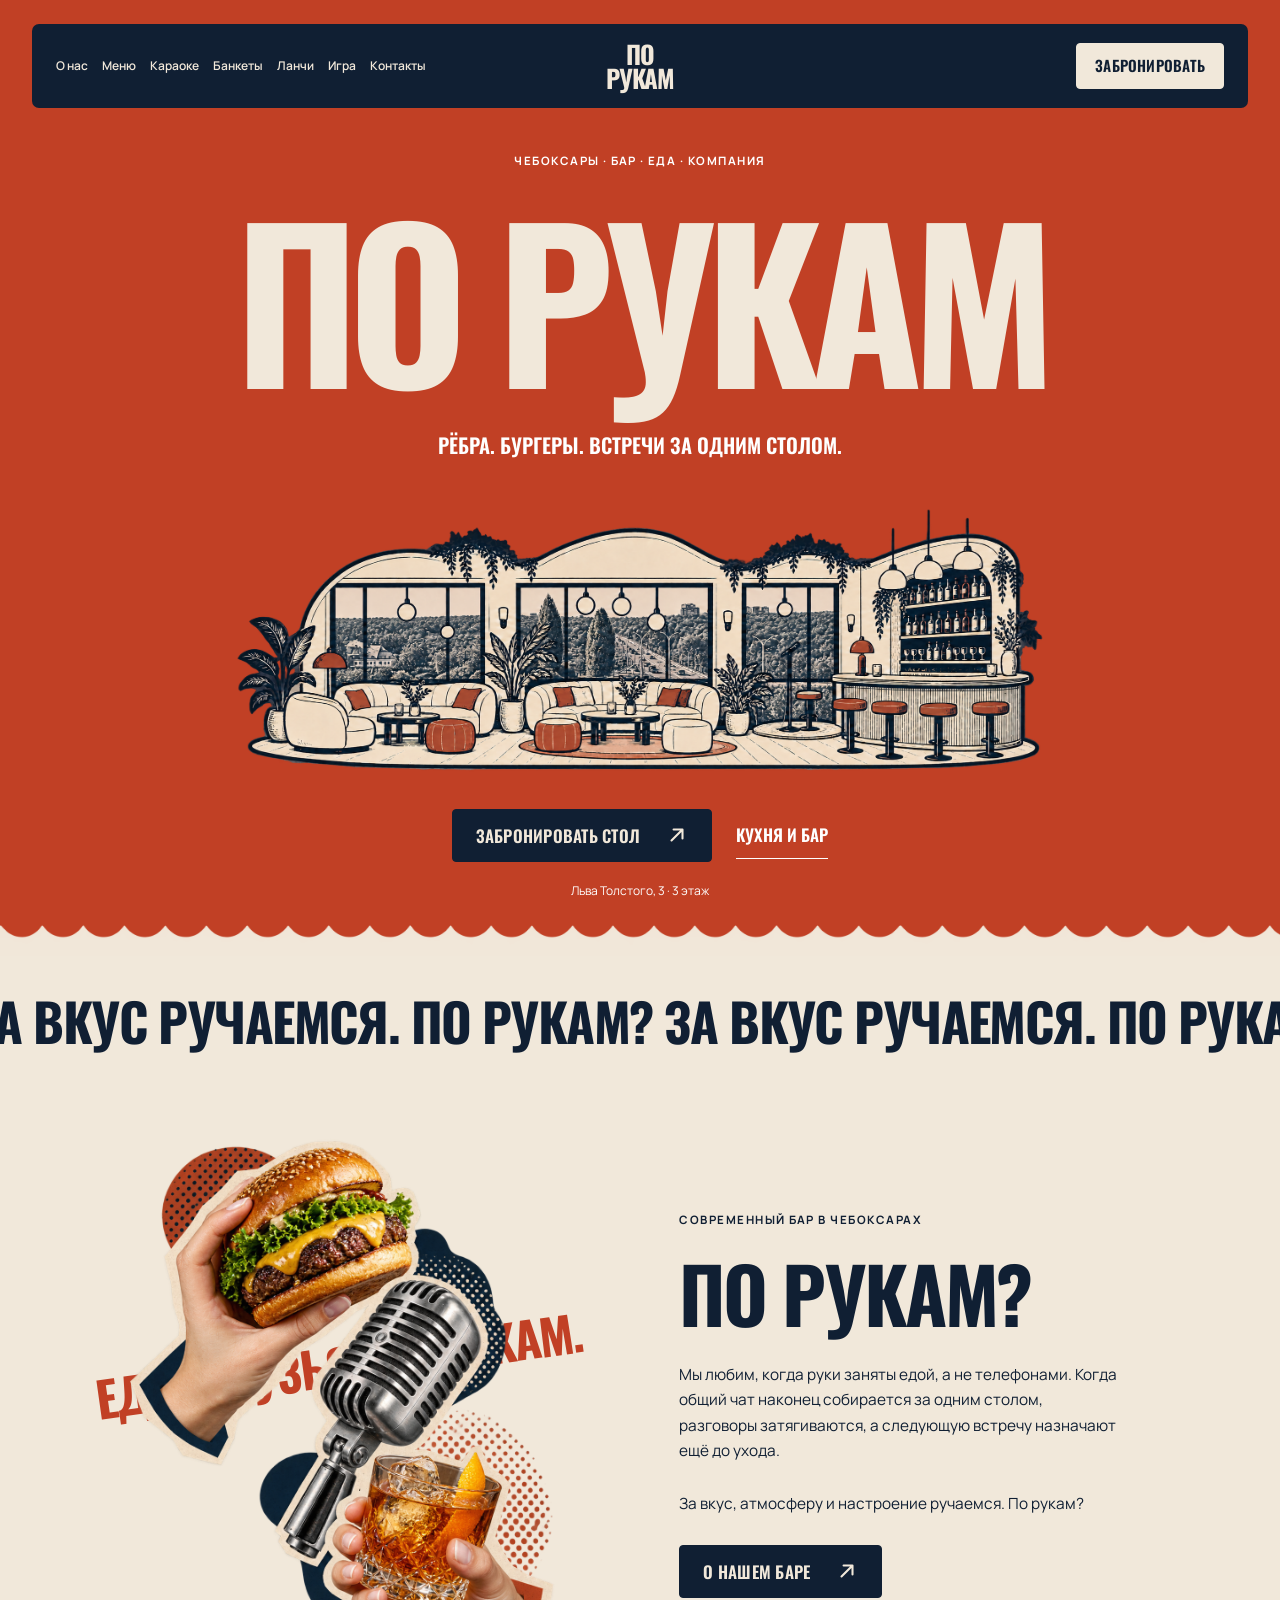
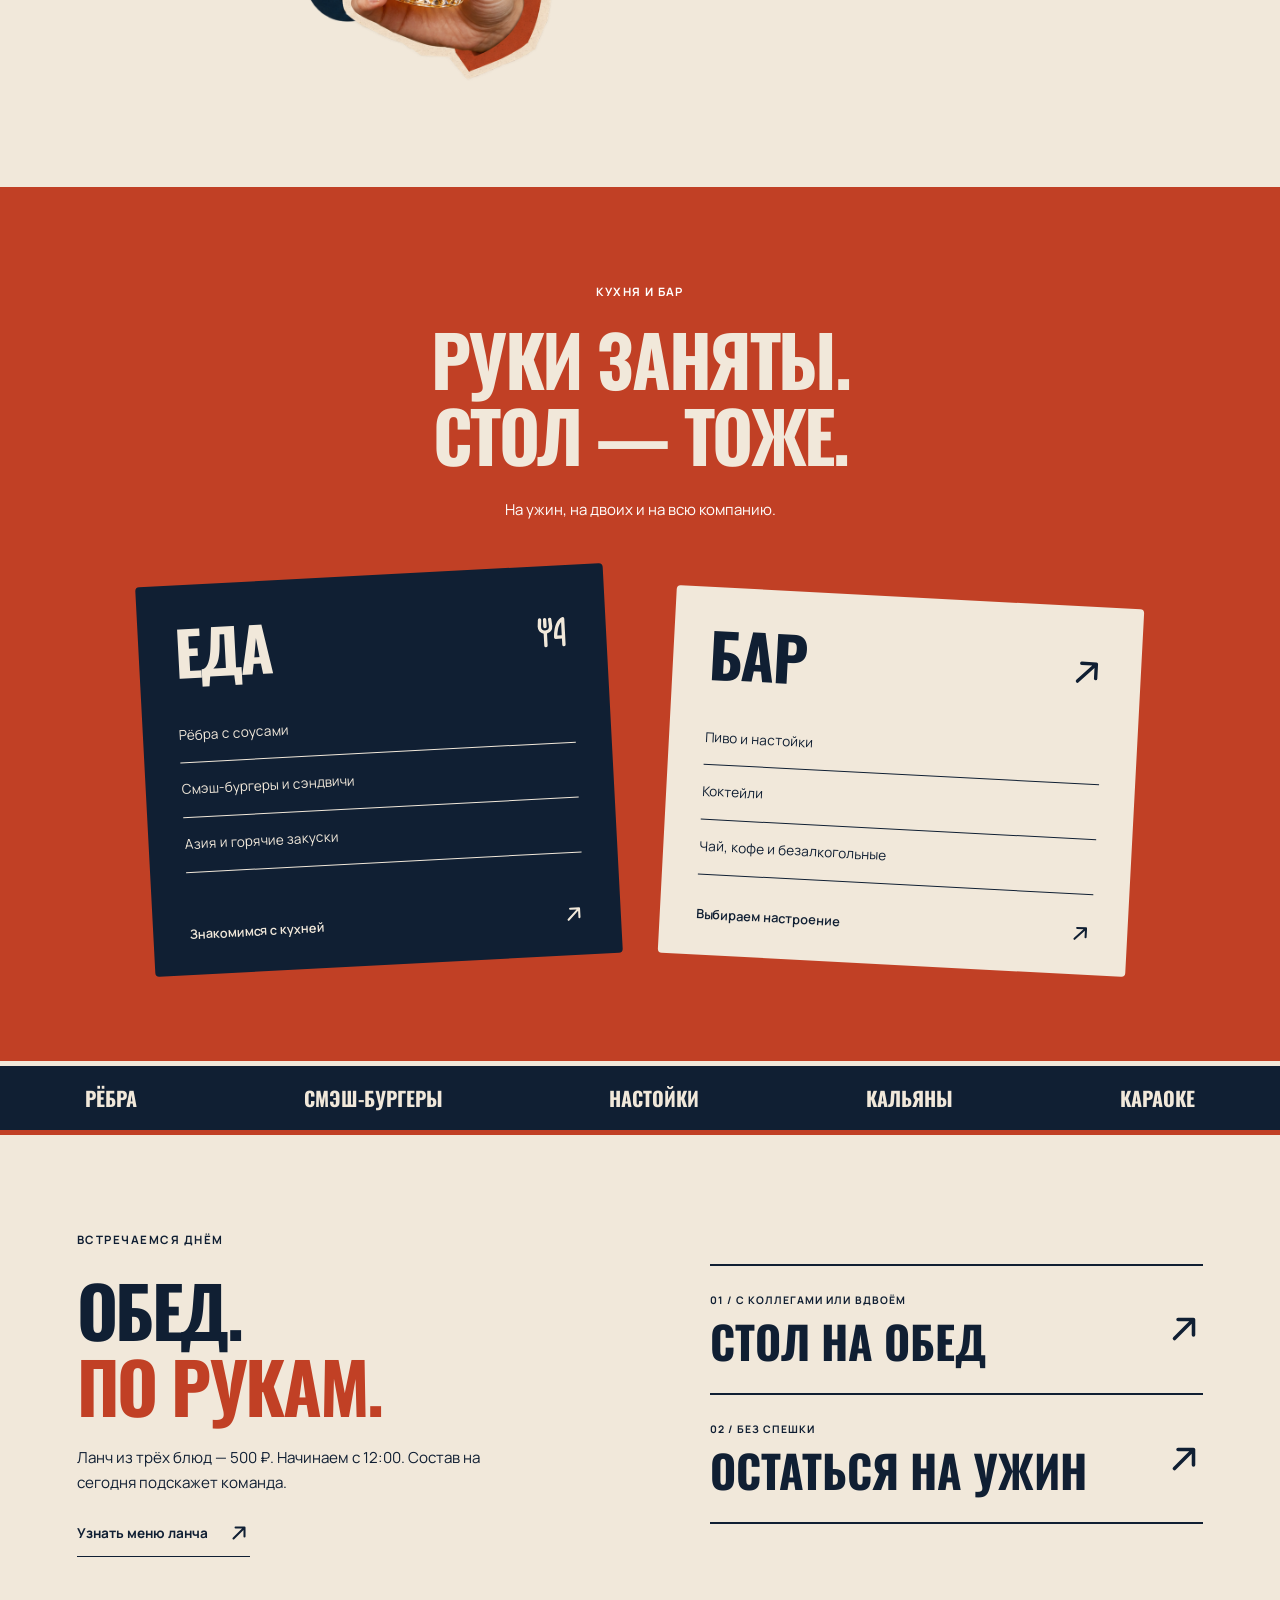
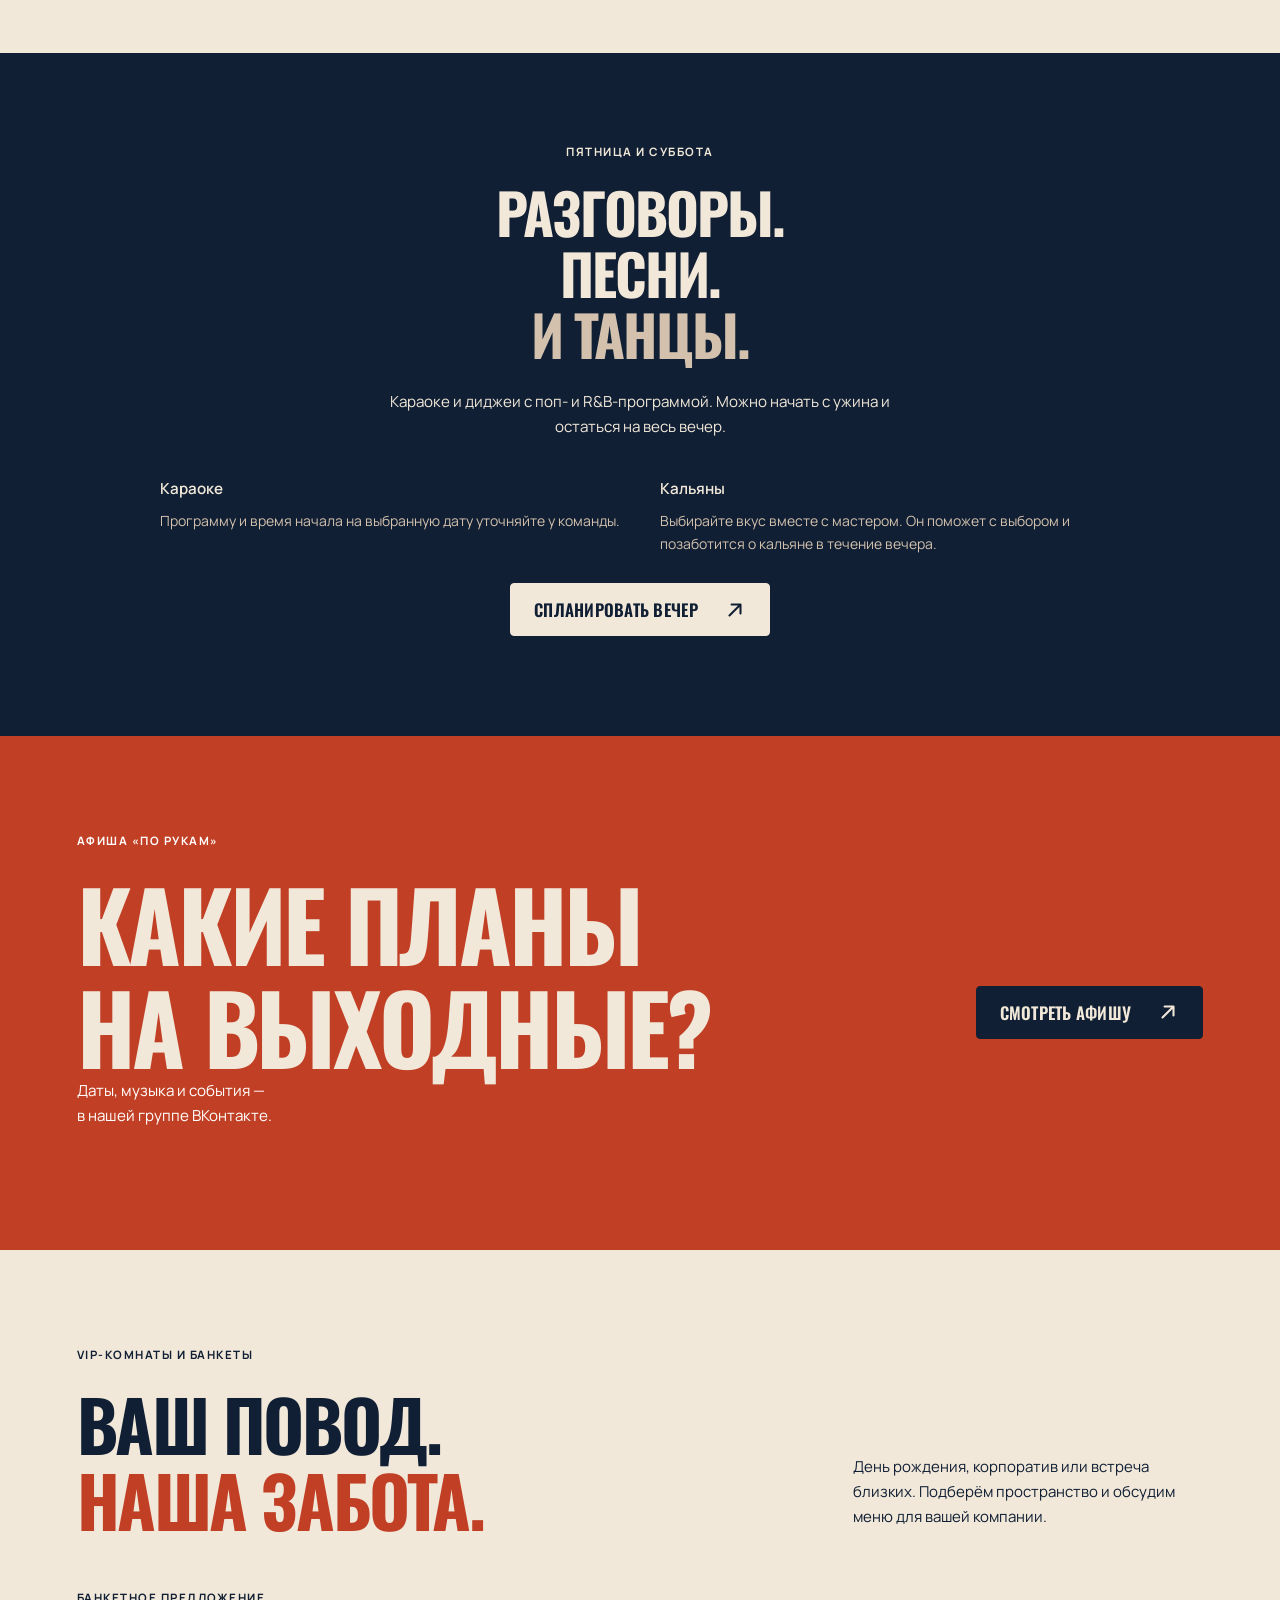
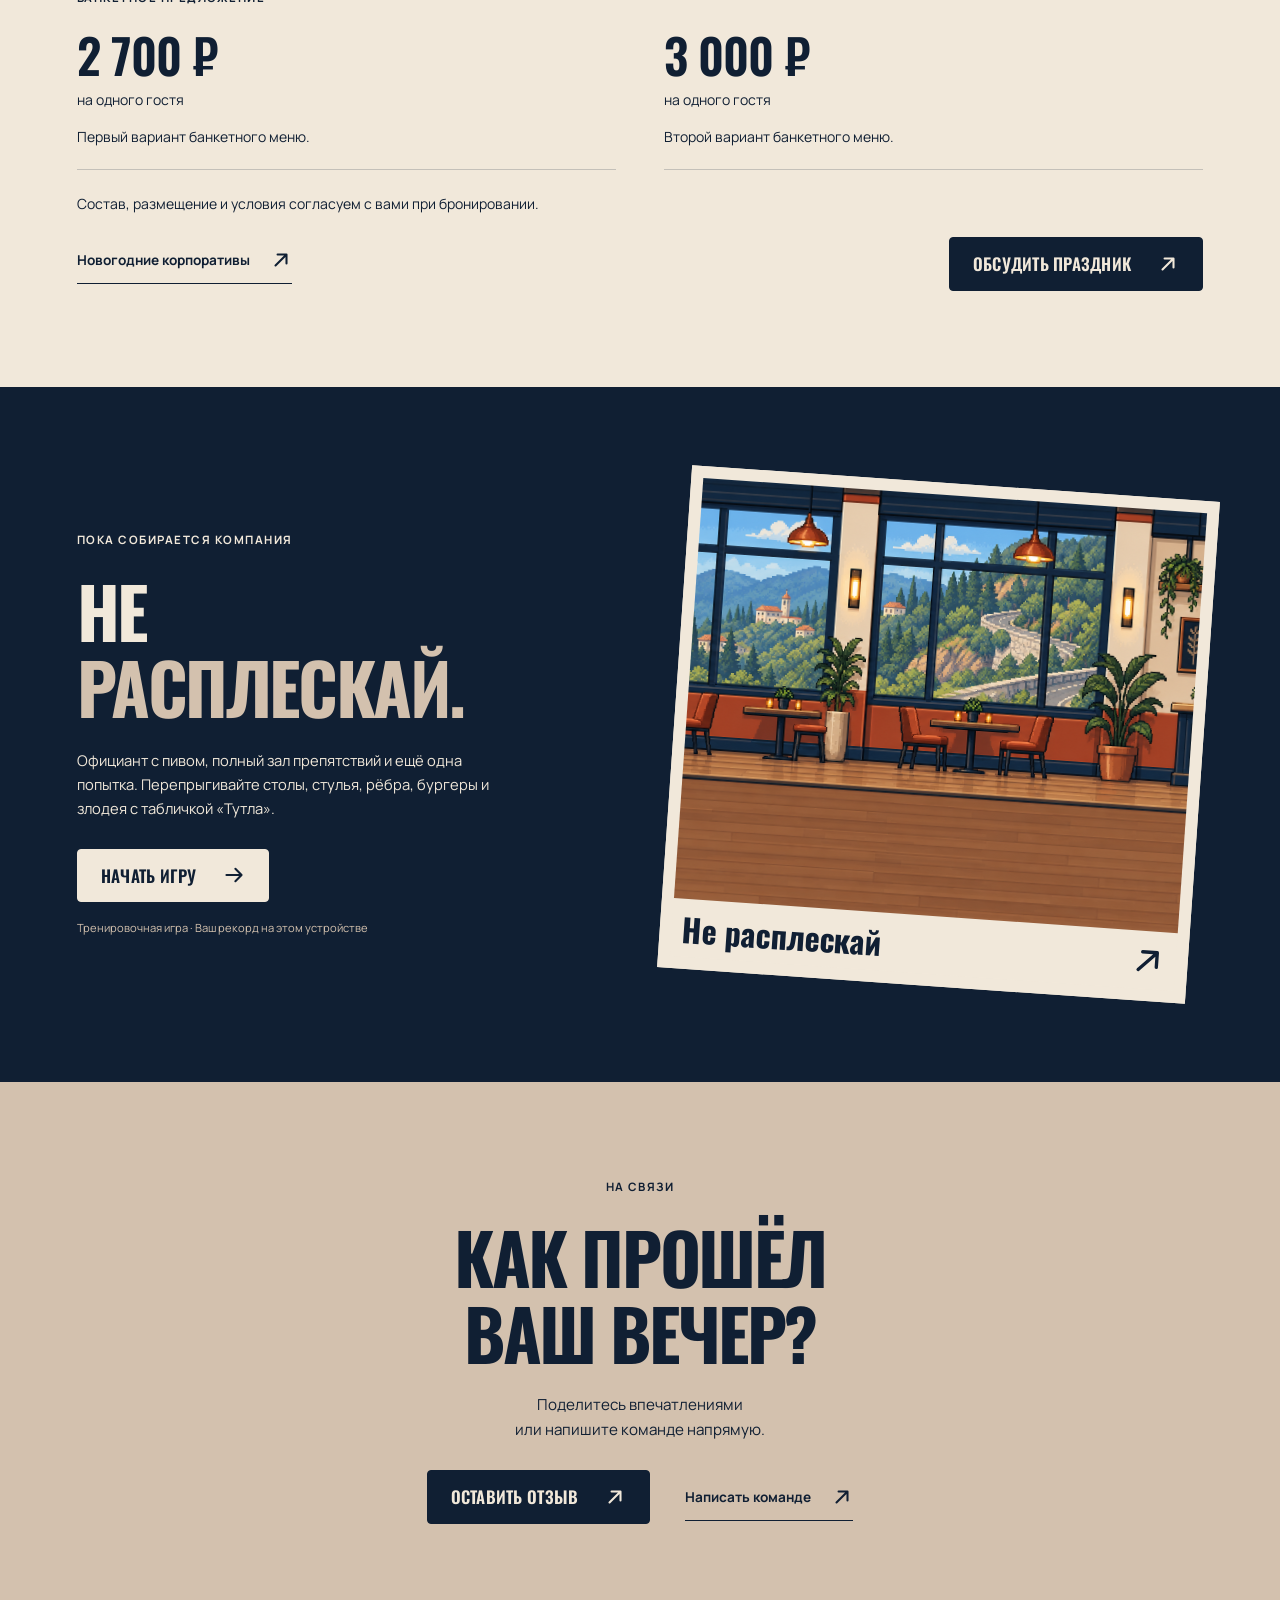
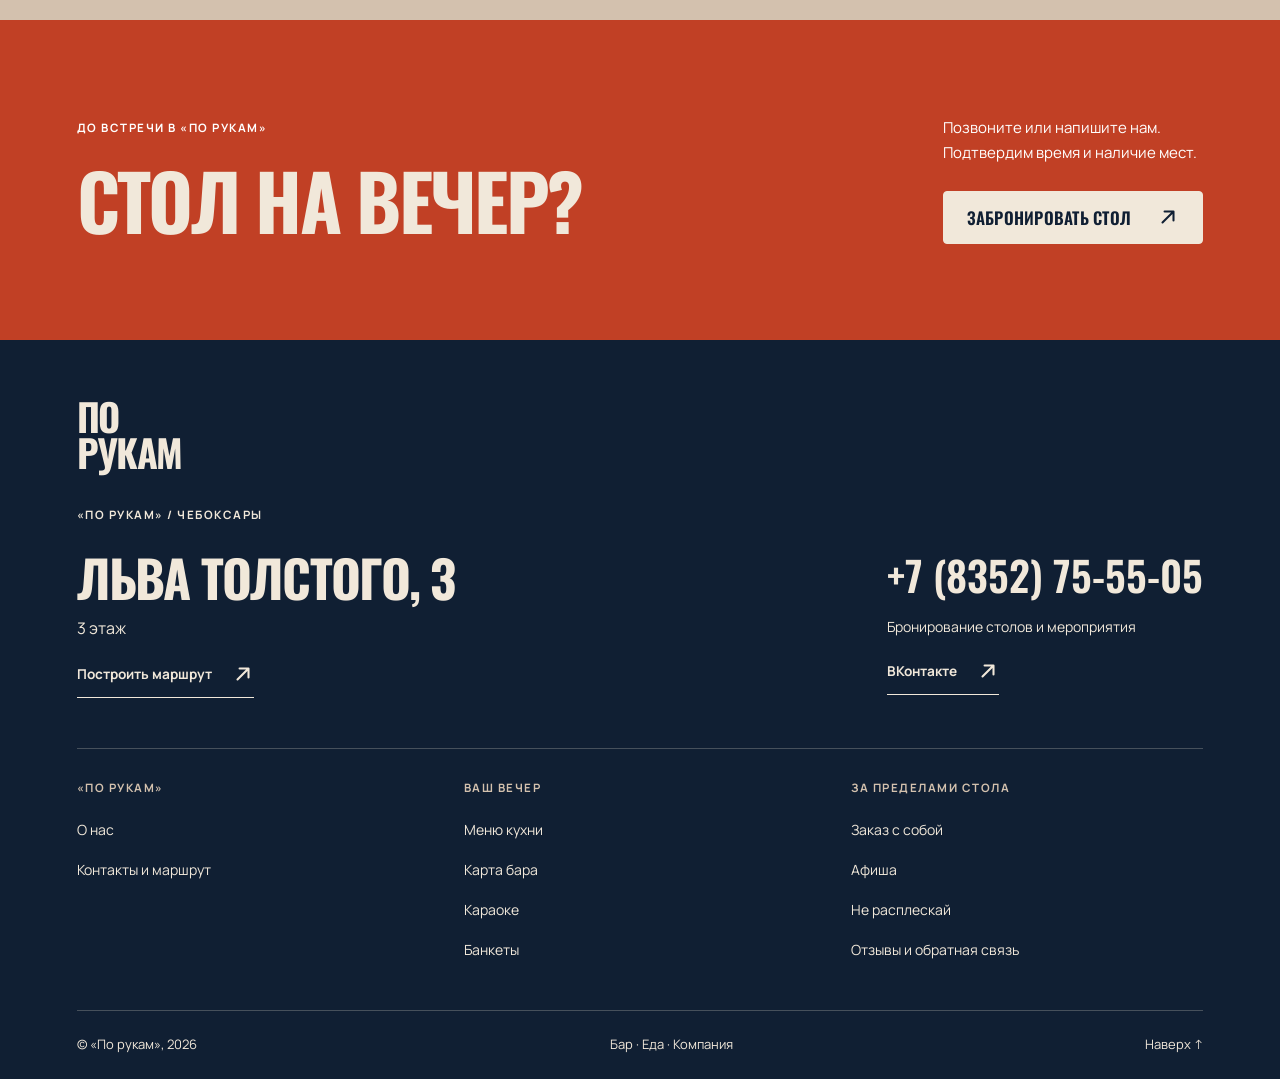
<file: site/index.html>
<!doctype html>
<html lang="ru"><head>
<meta charset="utf-8"><meta name="viewport" content="width=device-width,initial-scale=1">
<title>По рукам — бар, кухня и караоке в Чебоксарах</title>
<meta name="description" content="По рукам: рёбра, смэш-бургеры, закуски на компанию, пиво, настойки и коктейли. Ланчи, кальяны, караоке и банкеты. Чебоксары, Льва Толстого, 3."><meta name="theme-color" content="#101f33">
<link rel="icon" type="image/svg+xml" href="assets/porukam-favicon.svg">
<link rel="stylesheet" href="styles.css"><link rel="stylesheet" href="structure.css"><link rel="stylesheet" href="redesign.css?v=20260924-porukam"><script src="site.js?v=20260924-porukam" defer></script>
<link rel="stylesheet" href="brand.css?v=20260924-porukam"></head><body class="redesign home">
<a class="skip" href="#main">Перейти к содержимому</a>
<header class="header"><a class="brand" href="index.html" aria-label="«По рукам» — главная"><span class="brand-wordmark" aria-hidden="true">ПО<br>РУКАМ</span></a><nav id="site-nav" aria-label="Основная навигация"><a href="about.html">О нас</a><a href="menu.html">Меню</a><a href="index.html#karaoke">Караоке</a><a href="index.html#events">Банкеты</a><a href="index.html#lunch">Ланчи</a><a href="game.html">Игра</a><a href="contacts.html">Контакты</a></nav><div class="header-actions"><a class="button button-small" href="tel:+78352755505" data-booking="table">Забронировать</a><button class="nav-toggle" type="button" aria-label="Открыть навигацию" aria-controls="site-nav" aria-expanded="false"><i class="icon menu-icon" aria-hidden="true"></i></button></div></header>
<main id="main">
<section class="bar-hero" aria-labelledby="hero-heading">
  <p class="eyebrow">Чебоксары · Бар · Еда · Компания</p>
  <h1 id="hero-heading"><span>По рукам</span></h1>
  <p class="hero-tagline">Рёбра. Бургеры. Встречи за одним столом.</p>
  <img class="hero-art" src="assets/redesign/porukam-panoramic.png" alt="Рисованный бар с прямыми панорамными окнами, видом на лес и дорогу на подъёме" width="1942" height="809" fetchpriority="high">
  <div class="bar-hero-actions"><a class="button dark" href="tel:+78352755505" data-booking="table">Забронировать стол <i class="icon arrow-up" aria-hidden="true"></i></a><a class="hero-menu-link" href="menu.html">Кухня и бар</a></div>
  <a class="bar-address" href="contacts.html">Льва Толстого, 3 · 3 этаж</a>
</section>
<div class="word-band" aria-hidden="true"><span>ЗА ВКУС РУЧАЕМСЯ. ПО РУКАМ? ЗА ВКУС РУЧАЕМСЯ. ПО РУКАМ?</span></div>
<section class="section evening-section" id="about" aria-labelledby="about-heading">
  <div class="evening-art"><span class="collage-caption" aria-hidden="true">ЕДА. ДРУЗЬЯ. ПО РУКАМ.</span><img src="assets/redesign/evening-collage.png" width="1182" height="1330" alt="Коллаж: бургер, коктейль и микрофон" loading="lazy"></div>
  <div class="evening-copy"><p class="eyebrow">Современный бар в Чебоксарах</p><h2 id="about-heading">По рукам?</h2><p>Мы любим, когда руки заняты едой, а не телефонами. Когда общий чат наконец собирается за одним столом, разговоры затягиваются, а следующую встречу назначают ещё до ухода.</p><p>За вкус, атмосферу и настроение ручаемся. По рукам?</p><a class="button dark" href="about.html">О нашем баре <i class="icon arrow-up" aria-hidden="true"></i></a></div>
</section>
<section class="section food-section" id="menu" aria-labelledby="food-heading">
 <p class="eyebrow">Кухня и бар</p><h2 id="food-heading">Руки заняты.<br><em>Стол — тоже.</em></h2><p class="food-intro">На ужин, на двоих и на всю компанию.</p>
 <div class="menu-preview"><a class="menu-feature" href="menu.html#kitchen"><div class="feature-top"><h3>Еда</h3><i class="icon fork-knife" aria-hidden="true"></i></div><div class="preview-dishes"><div><span>Рёбра с соусами</span></div><div><span>Смэш-бургеры и сэндвичи</span></div><div><span>Азия и горячие закуски</span></div></div><span class="feature-link">Знакомимся с кухней <i class="icon arrow-up" aria-hidden="true"></i></span></a>
 <a class="menu-feature" href="menu.html#bar"><div class="feature-top"><h3>Бар</h3><i class="icon arrow-up" aria-hidden="true"></i></div><div class="preview-dishes"><div><span>Пиво и настойки</span></div><div><span>Коктейли</span></div><div><span>Чай, кофе и безалкогольные</span></div></div><span class="feature-link">Выбираем настроение <i class="icon arrow-up" aria-hidden="true"></i></span></a></div>
</section>
<div class="category-band" aria-hidden="true"><span>РЁБРА</span><span>СМЭШ-БУРГЕРЫ</span><span>НАСТОЙКИ</span><span>КАЛЬЯНЫ</span><span>КАРАОКЕ</span></div>
<section class="section takeaway-section" id="lunch" aria-labelledby="lunch-heading"><div><p class="eyebrow">Встречаемся днём</p><h2 id="lunch-heading">Обед.<br><em>По рукам.</em></h2><p>Ланч из трёх блюд — 500 ₽. Начинаем с 12:00. Состав на сегодня подскажет команда.</p><a class="text-link" href="tel:+78352755505">Узнать меню ланча <i class="icon arrow-up" aria-hidden="true"></i></a></div><div class="takeaway-options"><a href="tel:+78352755505" data-booking="table"><span><small>01 / С коллегами или вдвоём</small><strong>Стол на обед</strong></span><i class="icon arrow-up" aria-hidden="true"></i></a><a href="menu.html#kitchen"><span><small>02 / Без спешки</small><strong>Остаться на ужин</strong></span><i class="icon arrow-up" aria-hidden="true"></i></a></div></section>
<section class="section karaoke-section no-venue-photo" id="karaoke" aria-labelledby="karaoke-heading"><div class="karaoke-copy"><p class="eyebrow">Пятница и суббота</p><h2 id="karaoke-heading">Разговоры.<br>Песни.<br><em>И танцы.</em></h2><p class="section-intro">Караоке и диджеи с поп- и R&amp;B-программой. Можно начать с ужина и остаться на весь вечер.</p><div class="karaoke-rules"><div><strong>Караоке</strong><span>Программу и время начала на выбранную дату уточняйте у команды.</span></div><div><strong>Кальяны</strong><span>Выбирайте вкус вместе с мастером. Он поможет с выбором и позаботится о кальяне в течение вечера.</span></div></div><a class="button" href="tel:+78352755505" data-booking="karaoke">Спланировать вечер <i class="icon arrow-up" aria-hidden="true"></i></a></div></section>
<section class="section afisha-section" id="afisha" aria-labelledby="afisha-heading"><p class="eyebrow">Афиша «По рукам»</p><div class="afisha-content"><div><h2 id="afisha-heading">Какие планы<br>на выходные?</h2><p class="section-intro">Даты, музыка и события —<br>в нашей группе ВКонтакте.</p></div><a class="button dark" href="https://vk.com/moon_magic_cheb" target="_blank" rel="noopener noreferrer">Смотреть афишу <i class="icon arrow-up" aria-hidden="true"></i></a></div></section>
<section class="section paper events-section" id="events" aria-labelledby="events-heading"><div class="title-row"><div><p class="eyebrow">VIP-комнаты и банкеты</p><h2 id="events-heading">Ваш повод.<br><em>Наша забота.</em></h2></div><p>День рождения, корпоратив или встреча близких. Подберём пространство и обсудим меню для вашей компании.</p></div><div class="events-grid no-venue-photo"><div class="event-offer"><p class="eyebrow">Банкетное предложение</p><div class="package"><h3>2 700 ₽</h3><span>на одного гостя</span><p>Первый вариант банкетного меню.</p></div><div class="package"><h3>3 000 ₽</h3><span>на одного гостя</span><p>Второй вариант банкетного меню.</p></div><p class="package-included">Состав, размещение и условия согласуем с вами при бронировании.</p><a class="text-link" href="new-year/">Новогодние корпоративы <i class="icon arrow-up" aria-hidden="true"></i></a><a class="button dark" href="https://vk.com/im?sel=-201844138" data-booking="event">Обсудить праздник <i class="icon arrow-up" aria-hidden="true"></i></a></div></div></section>
<section class="section bar-game-section" id="bar-game" aria-labelledby="game-heading"><div class="bar-game-copy"><p class="eyebrow">Пока собирается компания</p><h2 id="game-heading">Не<br><em>расплескай.</em></h2><p>Официант с пивом, полный зал препятствий и ещё одна попытка. Перепрыгивайте столы, стулья, рёбра, бургеры и злодея с табличкой «Тутла».</p><a class="button" href="game.html">Начать игру <i class="icon arrow-right" aria-hidden="true"></i></a><span class="game-note">Тренировочная игра · Ваш рекорд на этом устройстве</span></div><a class="game-scene" href="game.html" aria-label="Открыть игру «Не расплескай»"><img src="assets/game/bar-interior.png" alt="Пиксельный бар с панорамными окнами и свободной дорожкой для официанта" width="1774" height="887" loading="lazy"><span>Не расплескай <i class="icon arrow-up" aria-hidden="true"></i></span></a></section>
<section class="section feedback-section" id="feedback" aria-labelledby="feedback-heading"><p class="eyebrow">На связи</p><h2 id="feedback-heading">Как прошёл<br><em>ваш вечер?</em></h2><p>Поделитесь впечатлениями<br>или напишите команде напрямую.</p><div class="section-actions"><a class="button dark" href="https://2gis.ru/cheboksary/firm/70000001041377088" target="_blank" rel="noopener noreferrer">Оставить отзыв <i class="icon arrow-up" aria-hidden="true"></i></a><a class="text-link" href="https://vk.com/im?sel=-201844138" target="_blank" rel="noopener noreferrer">Написать команде <i class="icon arrow-up" aria-hidden="true"></i></a></div></section>
<section class="section booking-section" id="booking"><div><p class="eyebrow">До встречи в «По рукам»</p><h2>Стол на вечер?</h2></div><div><p>Позвоните или напишите нам.<br>Подтвердим время и наличие мест.</p><a class="button" href="tel:+78352755505" data-booking="table">Забронировать стол <i class="icon arrow-up" aria-hidden="true"></i></a></div></section>
</main>
<footer id="contacts"><a class="footer-brand" href="index.html" aria-label="«По рукам» — главная"><span class="brand-wordmark" aria-hidden="true">ПО<br>РУКАМ</span></a><div class="footer-top"><div><p class="eyebrow">«По рукам» / Чебоксары</p><h2>Льва Толстого, 3</h2><p>3 этаж</p><a class="text-link" href="https://2gis.ru/cheboksary/firm/70000001041377088" target="_blank" rel="noopener noreferrer">Построить маршрут <i class="icon arrow-up" aria-hidden="true"></i></a></div><div class="footer-contact"><a class="contact-phone" href="tel:+78352755505">+7 (8352) 75-55-05</a><p>Бронирование столов и мероприятия</p><a class="text-link" href="https://vk.com/moon_magic_cheb" target="_blank" rel="noopener noreferrer">ВКонтакте <i class="icon arrow-up" aria-hidden="true"></i></a></div></div><div class="footer-links" aria-label="Разделы сайта"><div><p class="eyebrow">«По рукам»</p><a href="about.html">О нас</a><a href="contacts.html">Контакты и маршрут</a></div><div><p class="eyebrow">Ваш вечер</p><a href="menu.html">Меню кухни</a><a href="menu.html#bar">Карта бара</a><a href="index.html#karaoke">Караоке</a><a href="index.html#events">Банкеты</a></div><div><p class="eyebrow">За пределами стола</p><a href="delivery.html">Заказ с собой</a><a href="index.html#afisha">Афиша</a><a href="game.html">Не расплескай</a><a href="index.html#feedback">Отзывы и обратная связь</a></div></div><div class="footer-bottom"><span>© «По рукам», 2026</span><span>Бар · Еда · Компания</span><a href="#main">Наверх ↑</a></div></footer>
<dialog id="booking-dialog" aria-labelledby="booking-title" aria-describedby="booking-description"><div class="dialog-inner"><button class="dialog-close" type="button" aria-label="Закрыть"><i class="icon close-icon" aria-hidden="true"></i></button><p class="eyebrow">«По рукам» / Бронирование</p><h2 id="booking-title">Договоримся о встрече.</h2><p id="booking-description">Сообщите дату, время и количество гостей. Менеджер проверит наличие мест и подтвердит бронь.</p><a class="button dark" href="https://vk.com/im?sel=-201844138" target="_blank" rel="noopener noreferrer">Написать во ВКонтакте <i class="icon arrow-up" aria-hidden="true"></i></a><a class="dialog-phone" href="tel:+78352755505">+7 (8352) 75-55-05</a><p class="dialog-note">Бронь действует после подтверждения менеджером.</p></div></dialog>
</body></html>
</file>
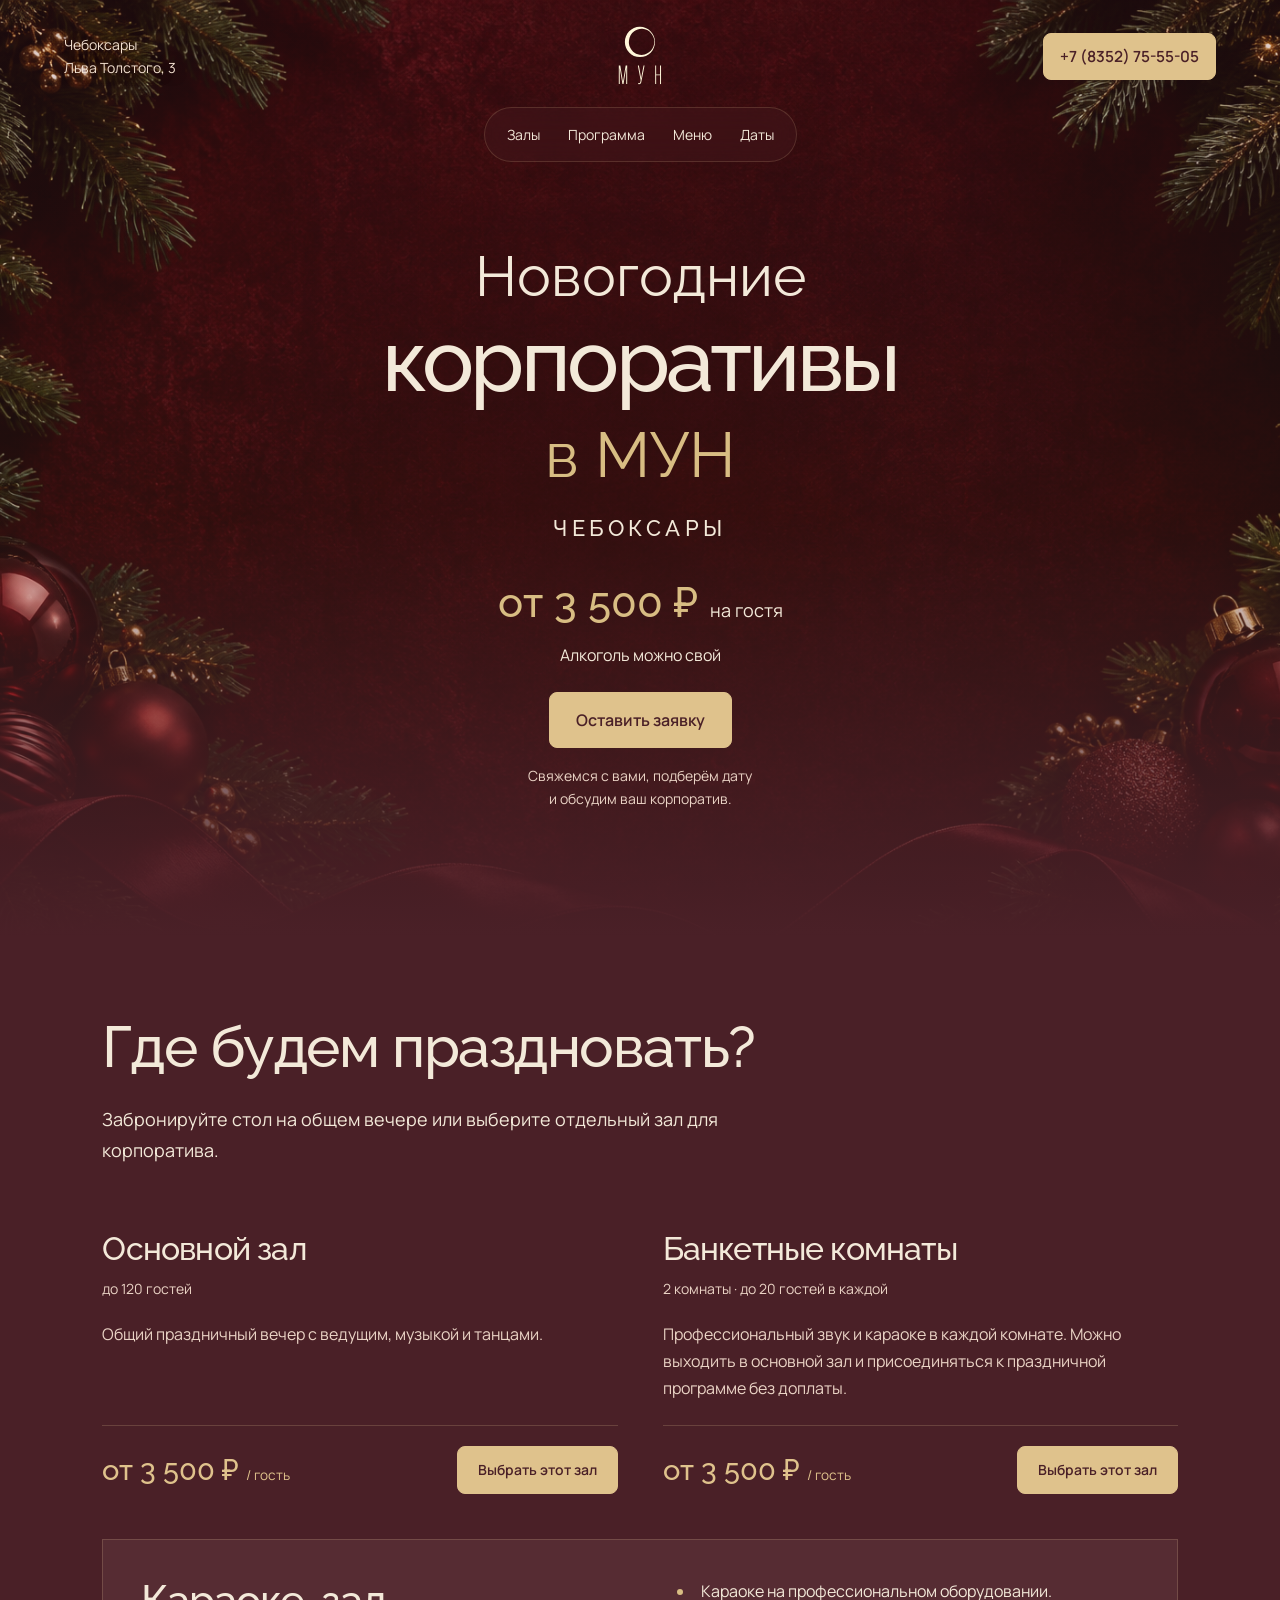
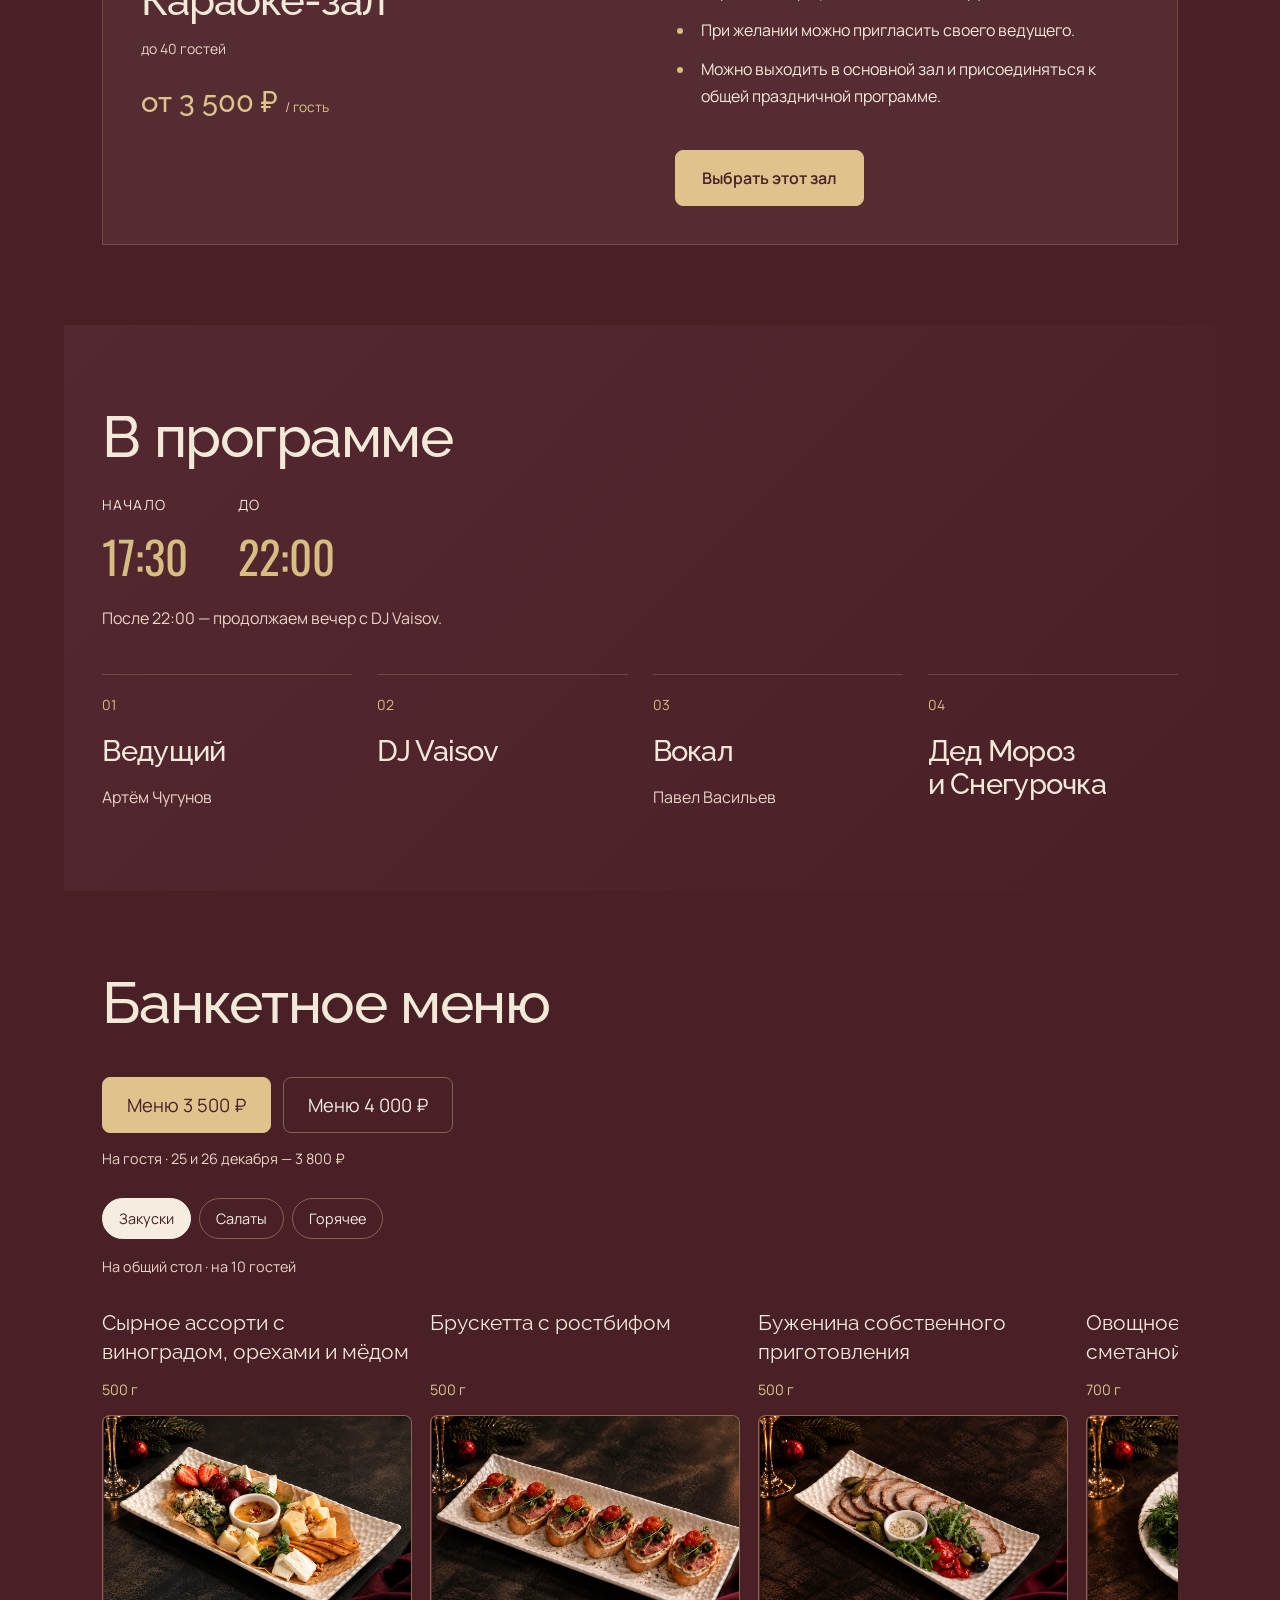
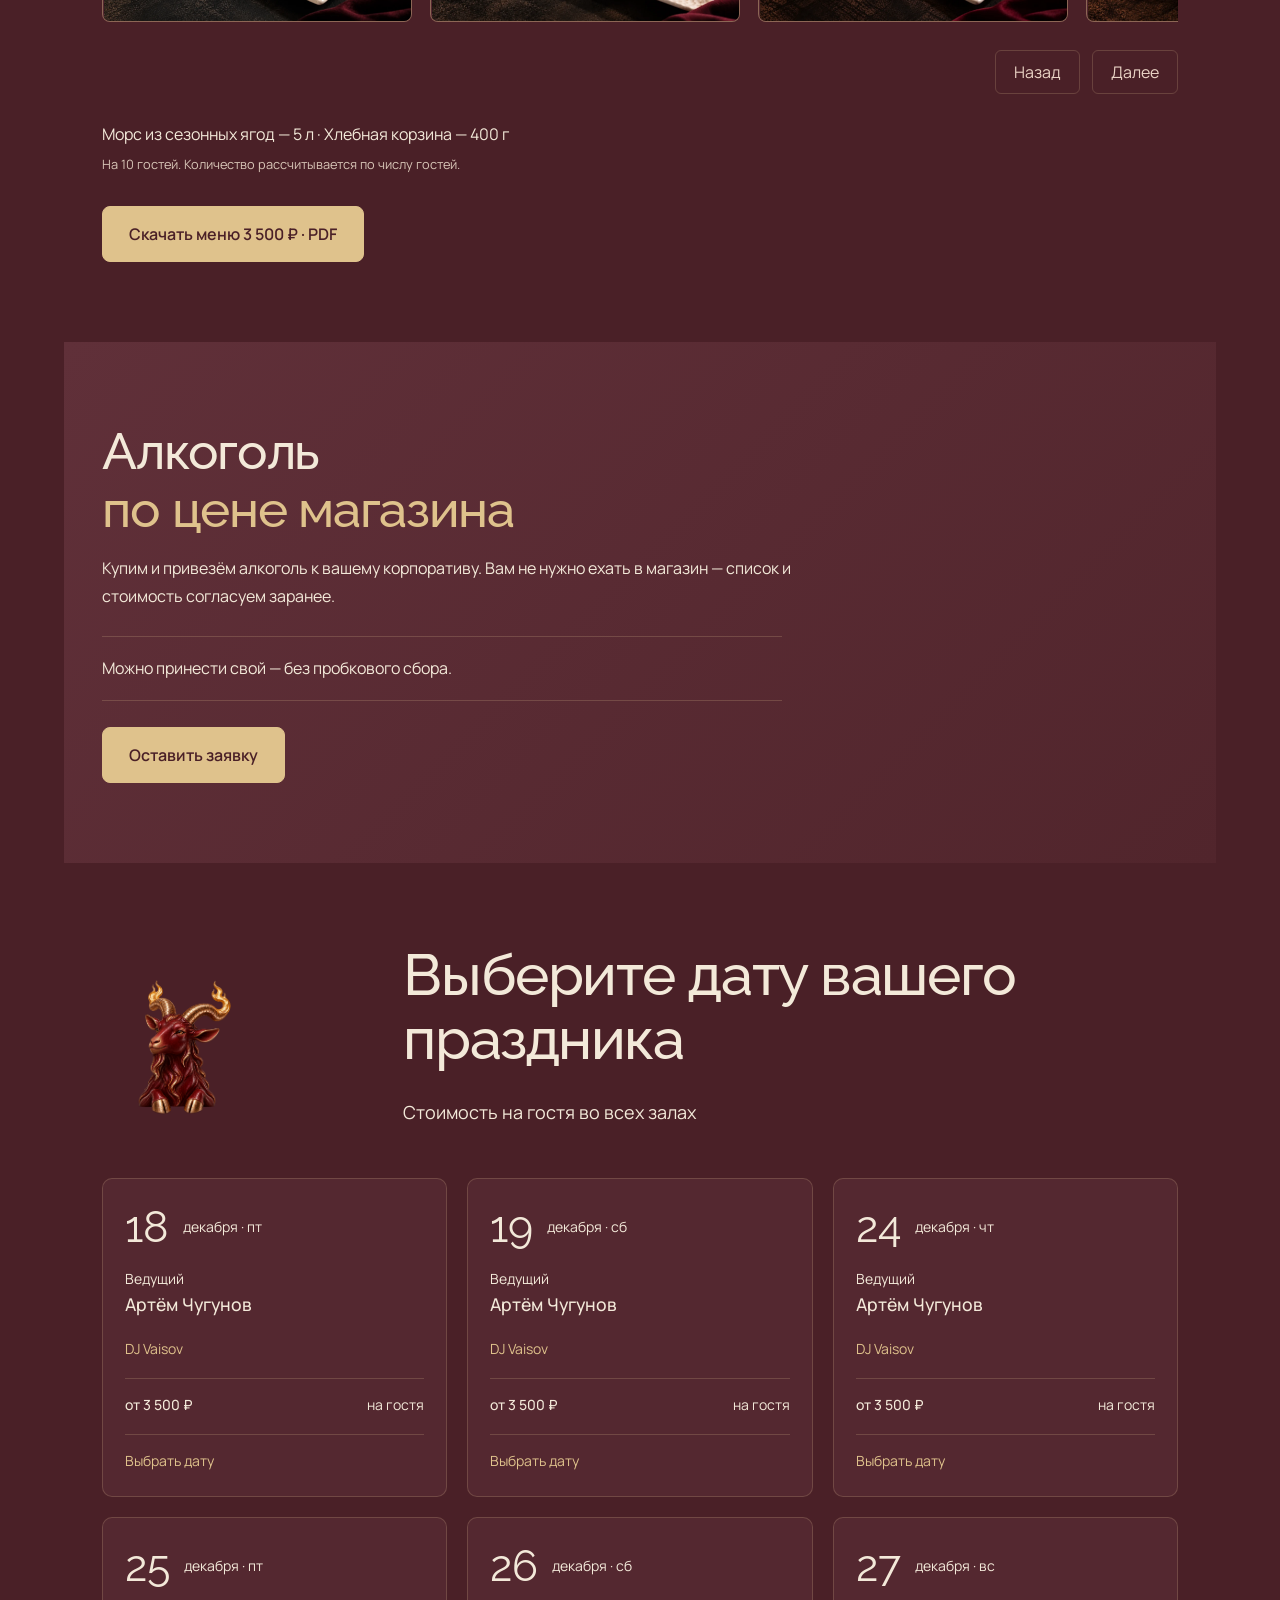
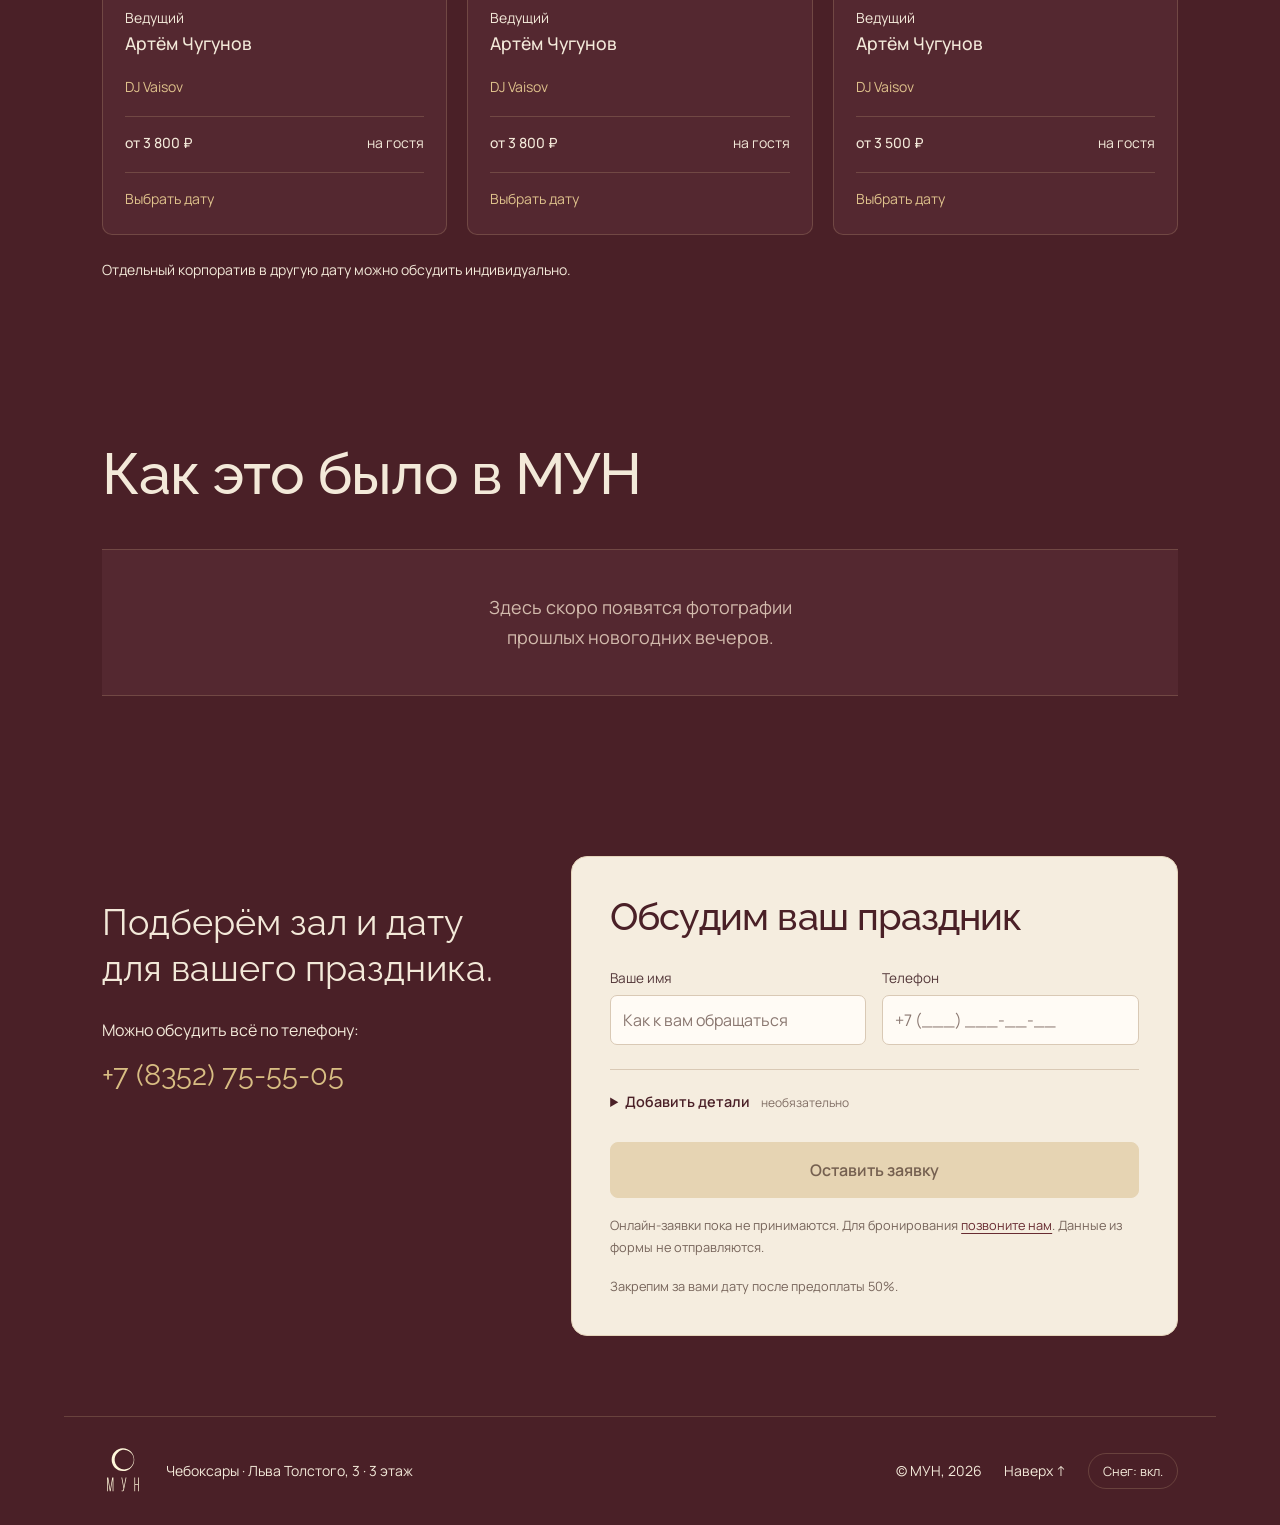
<file: site/new-year/index.html>
<!doctype html>
<html lang="ru"><head><meta charset="utf-8"><meta name="viewport" content="width=device-width,initial-scale=1"><title>Новогодние корпоративы в МУН, Чебоксары — от 3 500 ₽ на гостя</title><meta name="description" content="Новогодние корпоративы в МУН, Чебоксары. Основной зал до 120 гостей, караоке-зал до 40 и две банкетные комнаты до 20 гостей каждая. Декабрь 2026. Алкоголь можно свой."><meta name="theme-color" content="#4a2027"><link rel="icon" href="assets/mun-logo.svg" type="image/svg+xml"><link rel="stylesheet" href="styles.css?v=two-menus-12"><script src="menu-data.js?v=two-menus-12" defer></script><script src="page.js?v=two-menus-12" defer></script></head>
<body><a class="skip" href="#main">Перейти к содержимому</a>
<header class="header"><span class="location">Чебоксары<br>Льва Толстого, 3</span><a class="brand" href="#" aria-label="МУН — начало страницы"><img src="assets/mun-logo.svg" width="62" height="70" alt="МУН"></a><a class="header-link header-phone" href="tel:+78352755505">+7 (8352) 75-55-05</a><nav aria-label="Разделы страницы"><a href="#halls">Залы</a><a href="#program">Программа</a><a href="#menu">Меню</a><a href="#dates">Даты</a></nav></header>
<main id="main"><section class="hero"><div class="hero-copy"><h1><span class="title-top">Новогодние</span>корпоративы<span class="title-place">в МУН</span><span class="title-city">Чебоксары</span></h1><p class="offer"><strong>от 3 500 ₽</strong> на гостя</p><p class="alcohol-note">Алкоголь можно свой</p><a class="button accent" href="#request">Оставить заявку</a><p class="caption">Свяжемся с вами, подберём дату<br>и обсудим ваш корпоратив.</p></div></section>
<section class="section" id="halls"><div class="section-heading"><div><h2>Где будем праздновать?</h2><p class="section-intro">Забронируйте стол на общем вечере или выберите отдельный зал для корпоратива.</p></div></div><div class="hall-grid"><article class="hall"><div class="hall-title"><h3>Основной зал</h3><span>до 120 гостей</span></div><p>Общий праздничный вечер с ведущим, музыкой и танцами.</p><div class="hall-bottom"><div class="hall-price"><strong>от 3 500 ₽ <small>/ гость</small></strong></div><a href="#request" data-hall="Основной зал">Выбрать этот зал</a></div></article><article class="hall"><div class="hall-title"><h3>Банкетные комнаты</h3><span>2 комнаты · до 20 гостей в каждой</span></div><p>Профессиональный звук и караоке в каждой комнате. Можно выходить в основной зал и присоединяться к праздничной программе без доплаты.</p><div class="hall-bottom"><div class="hall-price"><strong>от 3 500 ₽ <small>/ гость</small></strong></div><a href="#request" data-hall="Банкетные комнаты">Выбрать этот зал</a></div></article><article class="hall karaoke-hall"><div class="karaoke-summary"><div class="hall-title"><h3>Караоке-зал</h3><span>до 40 гостей</span></div><div class="hall-price"><strong>от 3 500 ₽ <small>/ гость</small></strong></div></div><div class="karaoke-details"><ul><li>Караоке на профессиональном оборудовании.</li><li>При желании можно пригласить своего ведущего.</li><li>Можно выходить в основной зал и присоединяться к общей праздничной программе.</li></ul><a class="button accent" href="#request" data-hall="Караоке-зал">Выбрать этот зал</a></div></article></div></section>
<section class="section program" id="program"><div class="section-heading"><div><h2>В программе</h2><div class="program-time"><span>Начало <strong>17:30</strong></span><span>До <strong>22:00</strong></span></div><p class="program-names">После 22:00 — продолжаем вечер с DJ Vaisov.</p></div></div><div class="program-list"><div><span>01</span><h3>Ведущий</h3><p class="program-names">Артём Чугунов</p></div><div><span>02</span><h3>DJ Vaisov</h3></div><div><span>03</span><h3>Вокал</h3><p class="program-names">Павел Васильев</p></div><div><span>04</span><h3>Дед Мороз<br>и Снегурочка</h3></div></div></section>
<section class="section dining-section" id="menu"><div class="section-heading"><div><h2>Банкетное меню</h2></div></div><div class="menu-switch" role="group" aria-label="Вариант банкетного меню"><button type="button" data-menu="3500" aria-pressed="true">Меню 3 500 ₽</button><button type="button" data-menu="4000" aria-pressed="false">Меню 4 000 ₽</button></div><p class="menu-rate" id="menu-rate">На гостя · 25 и 26 декабря — 3 800 ₽</p><div class="menu-categories" role="group" aria-label="Категории блюд"></div><p class="menu-serving" id="menu-serving" aria-live="polite"></p><div class="menu-carousel" role="region" aria-label="Блюда выбранного меню" tabindex="0"></div><div class="carousel-controls"><button type="button" data-slide="-1" aria-label="Предыдущие блюда">Назад</button><button type="button" data-slide="1" aria-label="Следующие блюда">Далее</button></div><p class="menu-extras">Морс из сезонных ягод — 5 л · Хлебная корзина — 400 г<br><span>На 10 гостей. Количество рассчитывается по числу гостей.</span></p><div class="menu-download"><a class="button" id="menu-pdf" href="assets/menu-3500.pdf" download>Скачать меню 3 500 ₽ · PDF</a></div></section><section class="section alcohol-section" id="alcohol"><div class="dining-alcohol"><h3>Алкоголь<br><em>по цене магазина</em></h3><p>Купим и привезём алкоголь к вашему корпоративу. Вам не нужно ехать в магазин — список и стоимость согласуем заранее.</p><p class="own-alcohol">Можно принести свой — без пробкового сбора.</p><a class="button accent" href="#request">Оставить заявку</a></div></section>
<section class="section dates" id="dates"><div class="section-heading"><div class="dates-aside"><img class="fire-goat" src="assets/fire-goat.png" alt="" aria-hidden="true" width="160" height="180" loading="lazy"></div><div><h2>Выберите дату вашего праздника</h2><p class="section-intro">Стоимость на гостя во всех залах</p></div></div><div class="date-grid" role="group" aria-label="Желаемая дата корпоратива"></div><p class="date-note">Отдельный корпоратив в другую дату можно обсудить индивидуально.</p></section>

<section class="section memories-section" id="memories"><div class="section-heading"><div><h2>Как это было в МУН</h2></div></div><div class="gallery-pending"><p>Здесь скоро появятся фотографии<br>прошлых новогодних вечеров.</p></div></section>
<section class="section request-section" id="request"><div class="booking-intro"><p class="booking-lead">Подберём зал и дату<br>для вашего праздника.</p><p class="section-intro">Можно обсудить всё по телефону:</p><a class="phone" href="tel:+78352755505">+7 (8352) 75-55-05</a></div><form class="booking-card" aria-label="Заявка на корпоратив"><h2 id="booking-heading" tabindex="-1">Обсудим ваш праздник</h2><div class="form-grid"><label>Ваше имя<input name="name" autocomplete="given-name" placeholder="Как к вам обращаться" required></label><label>Телефон<input type="tel" name="phone" autocomplete="tel" placeholder="+7 (___) ___-__-__" required></label></div><details class="booking-details"><summary>Добавить детали <span>необязательно</span></summary><div class="form-grid"><label>Желаемая дата<select name="date" id="date"><option value="">Выберите дату</option></select></label><label>Количество гостей<input name="guests" type="number" min="1" max="120" placeholder="Например, 12"></label><label class="wide">Зал<select name="hall" id="hall"><option value="">Помогите выбрать</option><option>Основной зал</option><option>Банкетные комнаты</option><option>Караоке-зал</option></select></label><label class="wide">Меню <span class="field-optional">необязательно</span><select name="menu" id="booking-menu"><option value="">Пока не определились</option><option value="3500">Меню 3 500 ₽</option><option value="4000">Меню 4 000 ₽</option></select></label></div></details><button class="button" type="submit" disabled aria-describedby="form-note">Оставить заявку</button><p class="caption" id="form-note">Онлайн-заявки пока не принимаются. Для бронирования <a href="tel:+78352755505">позвоните нам</a>. Данные из формы не отправляются.</p><p class="booking-deposit">Закрепим за вами дату после предоплаты 50%.</p></form></section></main>
<footer><a class="brand" href="#" aria-label="МУН — начало страницы"><img src="assets/mun-logo.svg" width="48" height="54" alt="МУН"></a><p>Чебоксары · Льва Толстого, 3 · 3 этаж</p><span>© МУН, 2026</span><a href="#">Наверх ↑</a><button class="snow-toggle" type="button" aria-pressed="true" hidden>Снег: вкл.</button></footer></body></html>
</file>
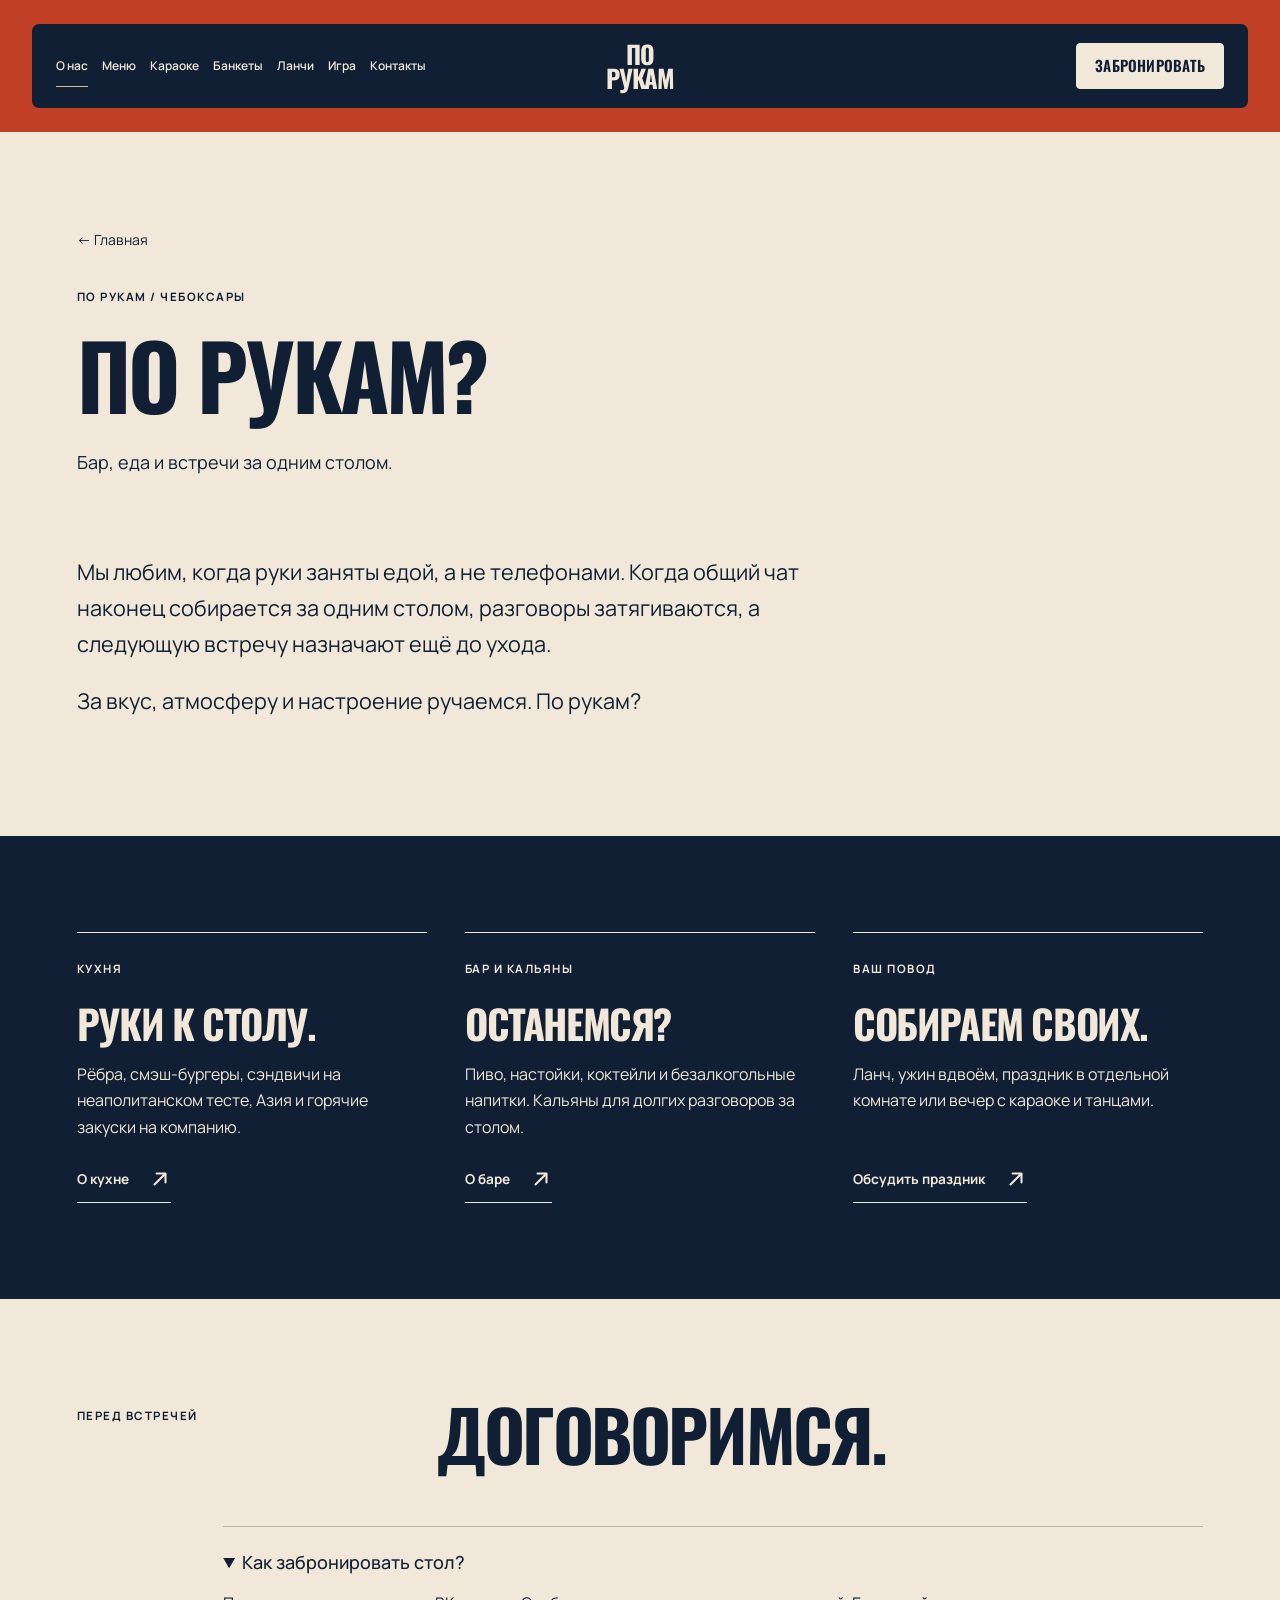
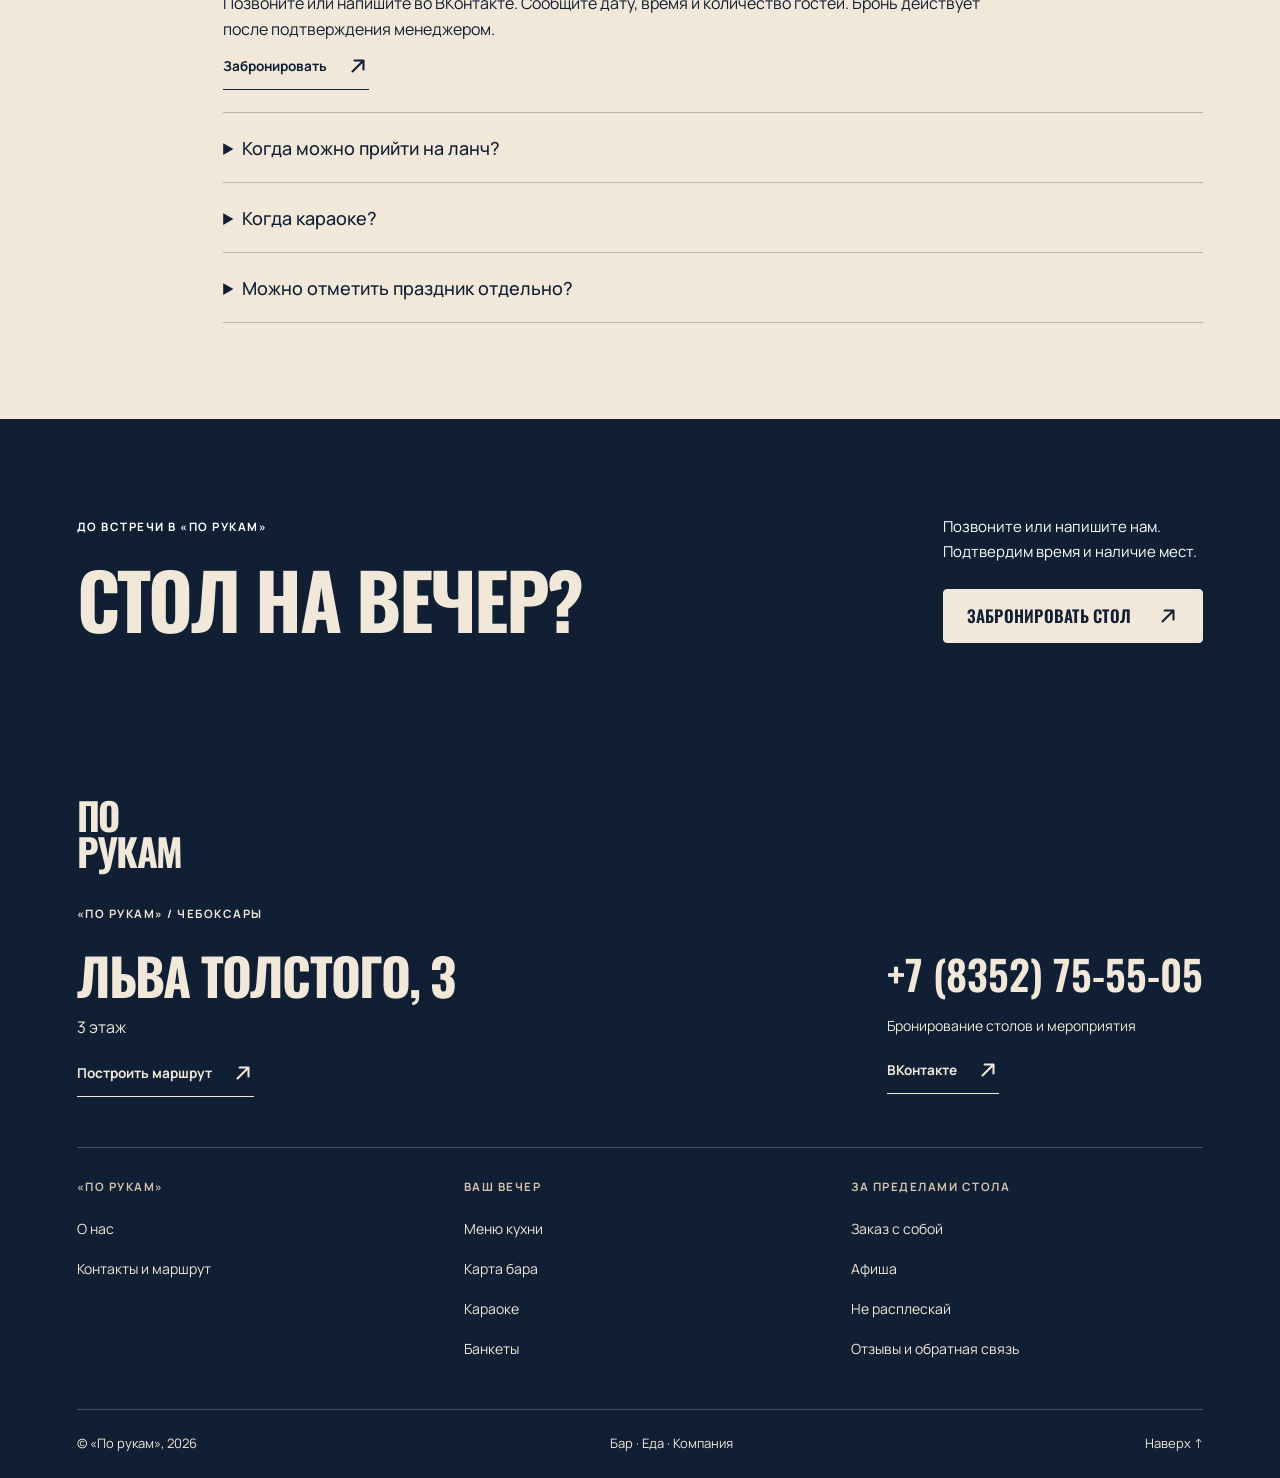
<file: site/about.html>
<!doctype html>
<html lang="ru"><head>
<meta charset="utf-8"><meta name="viewport" content="width=device-width,initial-scale=1">
<title>О баре «По рукам» — Чебоксары</title><meta name="description" content="Бар «По рукам»: еда руками, встречи за общим столом, ланчи, кальяны, праздники и музыка."><meta name="theme-color" content="#101f33">
<link rel="icon" type="image/svg+xml" href="assets/porukam-favicon.svg">
<link rel="stylesheet" href="styles.css"><link rel="stylesheet" href="structure.css"><link rel="stylesheet" href="redesign.css?v=20260924-porukam"><script src="site.js?v=20260924-porukam" defer></script>
<link rel="stylesheet" href="brand.css?v=20260924-porukam"></head><body class="redesign">
<a class="skip" href="#main">Перейти к содержимому</a>
<header class="header"><a class="brand" href="index.html" aria-label="«По рукам» — главная"><span class="brand-wordmark" aria-hidden="true">ПО<br>РУКАМ</span></a><nav id="site-nav" aria-label="Основная навигация"><a href="about.html" aria-current="page">О нас</a><a href="menu.html">Меню</a><a href="index.html#karaoke">Караоке</a><a href="index.html#events">Банкеты</a><a href="index.html#lunch">Ланчи</a><a href="game.html">Игра</a><a href="contacts.html">Контакты</a></nav><div class="header-actions"><a class="button button-small" href="tel:+78352755505" data-booking="table">Забронировать</a><button class="nav-toggle" type="button" aria-label="Открыть навигацию" aria-controls="site-nav" aria-expanded="false"><i class="icon menu-icon" aria-hidden="true"></i></button></div></header>
<main id="main"><section class="section paper"><div class="page-heading"><a class="menu-back" href="index.html">← Главная</a><p class="eyebrow">По рукам / Чебоксары</p><h1>По рукам?</h1><p class="section-intro">Бар, еда и встречи за одним столом.</p></div><div class="content-split no-venue-photo"><div class="concept-copy"><p>Мы любим, когда руки заняты едой, а не телефонами. Когда общий чат наконец собирается за одним столом, разговоры затягиваются, а следующую встречу назначают ещё до ухода.</p><p>За вкус, атмосферу и настроение ручаемся. По рукам?</p></div></div></section>
<section class="section"><div class="service-grid service-grid-three"><div><p class="eyebrow">Кухня</p><h3>Руки к столу.</h3><p>Рёбра, смэш-бургеры, сэндвичи на неаполитанском тесте, Азия и горячие закуски на компанию.</p><a class="text-link" href="menu.html#kitchen">О кухне <i class="icon arrow-up" aria-hidden="true"></i></a></div><div><p class="eyebrow">Бар и кальяны</p><h3>Останемся?</h3><p>Пиво, настойки, коктейли и безалкогольные напитки. Кальяны для долгих разговоров за столом.</p><a class="text-link" href="menu.html#bar">О баре <i class="icon arrow-up" aria-hidden="true"></i></a></div><div><p class="eyebrow">Ваш повод</p><h3>Собираем своих.</h3><p>Ланч, ужин вдвоём, праздник в отдельной комнате или вечер с караоке и танцами.</p><a class="text-link" href="index.html#events">Обсудить праздник <i class="icon arrow-up" aria-hidden="true"></i></a></div></div></section>
<section class="section paper" id="visit"><div class="section-heading"><p class="eyebrow">Перед встречей</p><div><h2>Договоримся.</h2></div></div><div class="venue-faq"><details open><summary>Как забронировать стол?</summary><p>Позвоните или напишите во ВКонтакте. Сообщите дату, время и количество гостей. Бронь действует после подтверждения менеджером.</p><a class="text-link" href="tel:+78352755505" data-booking="table">Забронировать <i class="icon arrow-up" aria-hidden="true"></i></a></details><details><summary>Когда можно прийти на ланч?</summary><p>Начинаем с 12:00. Три блюда — 500 ₽. Состав и время подачи ланча на выбранный день уточните у команды.</p></details><details id="karaoke-rules"><summary>Когда караоке?</summary><p>По пятницам и субботам. Перед визитом уточните время начала и программу: зал также принимает банкеты.</p></details><details><summary>Можно отметить праздник отдельно?</summary><p>Да, обсудим VIP-комнату или банкетный зал, меню и размещение компании. Для заявки нужны дата, повод, количество гостей и желаемая зона.</p><a class="text-link" href="tel:+78352755505" data-booking="event">Обсудить мероприятие <i class="icon arrow-up" aria-hidden="true"></i></a></details></div></section><section class="section booking-section" id="booking"><div><p class="eyebrow">До встречи в «По рукам»</p><h2>Стол на вечер?</h2></div><div><p>Позвоните или напишите нам.<br>Подтвердим время и наличие мест.</p><a class="button" href="tel:+78352755505" data-booking="table">Забронировать стол <i class="icon arrow-up" aria-hidden="true"></i></a></div></section></main>
<footer id="contacts"><a class="footer-brand" href="index.html" aria-label="«По рукам» — главная"><span class="brand-wordmark" aria-hidden="true">ПО<br>РУКАМ</span></a><div class="footer-top"><div><p class="eyebrow">«По рукам» / Чебоксары</p><h2>Льва Толстого, 3</h2><p>3 этаж</p><a class="text-link" href="https://2gis.ru/cheboksary/firm/70000001041377088" target="_blank" rel="noopener noreferrer">Построить маршрут <i class="icon arrow-up" aria-hidden="true"></i></a></div><div class="footer-contact"><a class="contact-phone" href="tel:+78352755505">+7 (8352) 75-55-05</a><p>Бронирование столов и мероприятия</p><a class="text-link" href="https://vk.com/moon_magic_cheb" target="_blank" rel="noopener noreferrer">ВКонтакте <i class="icon arrow-up" aria-hidden="true"></i></a></div></div><div class="footer-links" aria-label="Разделы сайта"><div><p class="eyebrow">«По рукам»</p><a href="about.html">О нас</a><a href="contacts.html">Контакты и маршрут</a></div><div><p class="eyebrow">Ваш вечер</p><a href="menu.html">Меню кухни</a><a href="menu.html#bar">Карта бара</a><a href="index.html#karaoke">Караоке</a><a href="index.html#events">Банкеты</a></div><div><p class="eyebrow">За пределами стола</p><a href="delivery.html">Заказ с собой</a><a href="index.html#afisha">Афиша</a><a href="game.html">Не расплескай</a><a href="index.html#feedback">Отзывы и обратная связь</a></div></div><div class="footer-bottom"><span>© «По рукам», 2026</span><span>Бар · Еда · Компания</span><a href="#main">Наверх ↑</a></div></footer>
<dialog id="booking-dialog" aria-labelledby="booking-title" aria-describedby="booking-description"><div class="dialog-inner"><button class="dialog-close" type="button" aria-label="Закрыть"><i class="icon close-icon" aria-hidden="true"></i></button><p class="eyebrow">«По рукам» / Бронирование</p><h2 id="booking-title">Договоримся о встрече.</h2><p id="booking-description">Сообщите дату, время и количество гостей. Менеджер проверит наличие мест и подтвердит бронь.</p><a class="button dark" href="https://vk.com/im?sel=-201844138" target="_blank" rel="noopener noreferrer">Написать во ВКонтакте <i class="icon arrow-up" aria-hidden="true"></i></a><a class="dialog-phone" href="tel:+78352755505">+7 (8352) 75-55-05</a><p class="dialog-note">Бронь действует после подтверждения менеджером.</p></div></dialog>
</body></html>
</file>
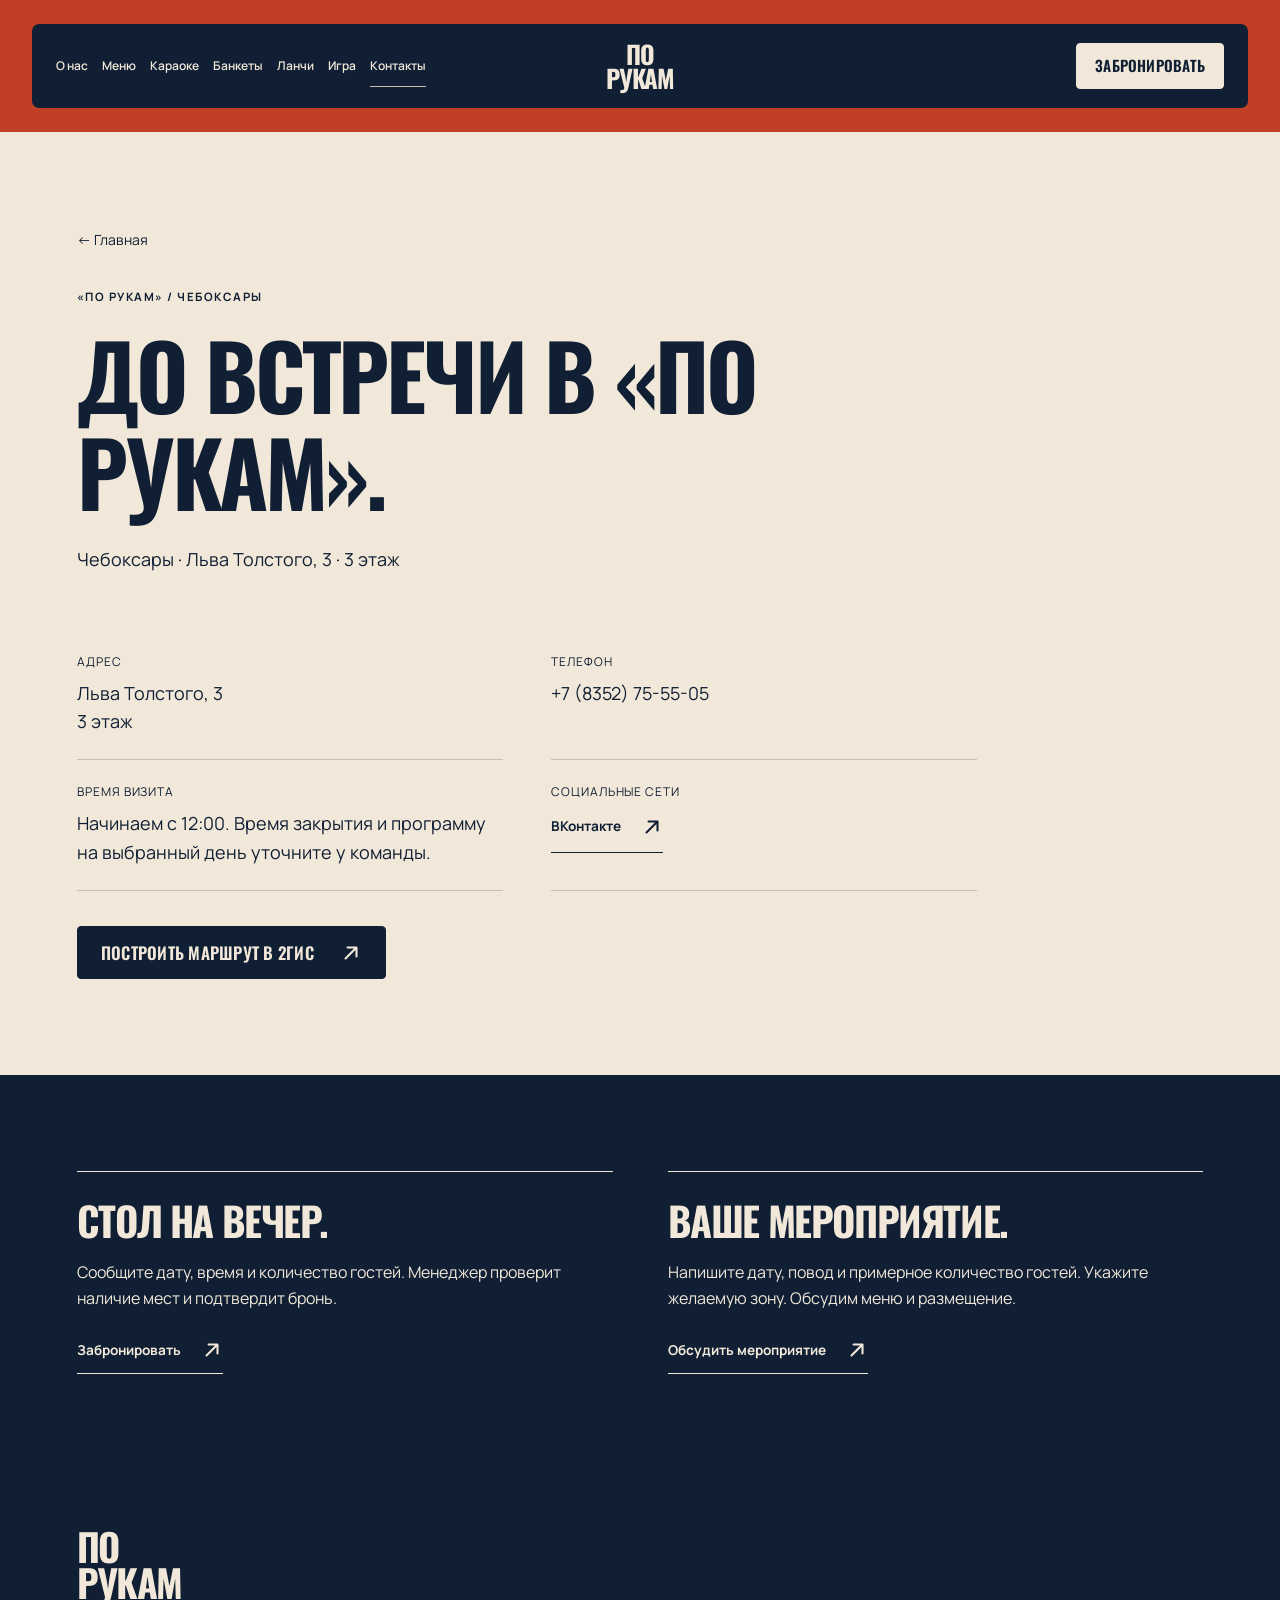
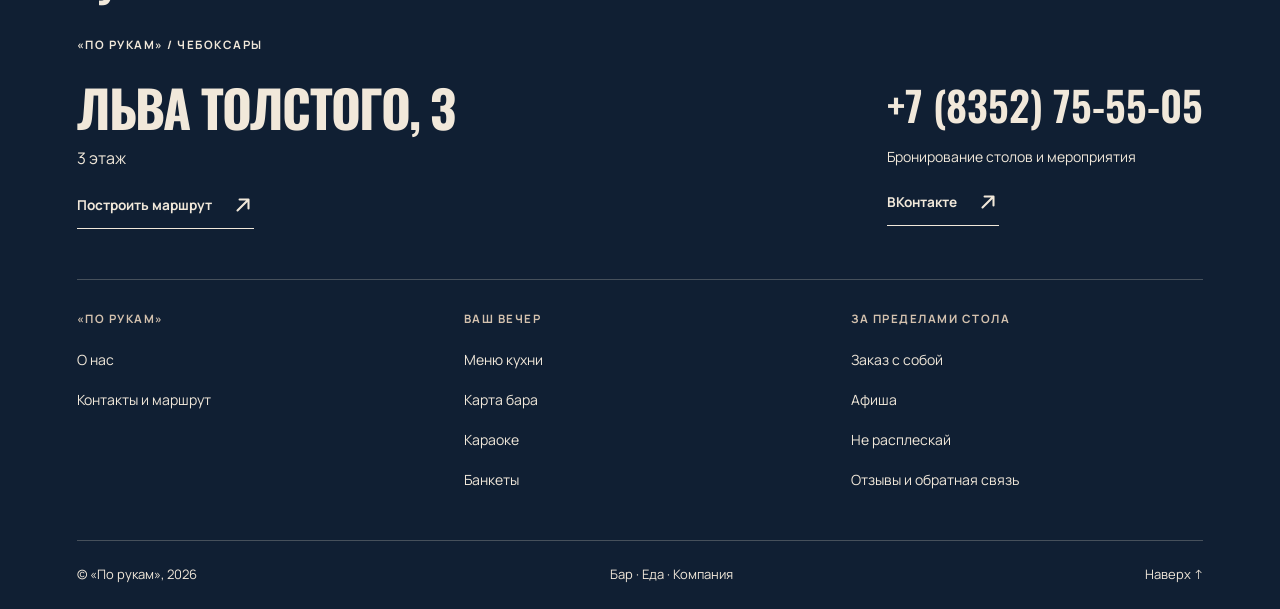
<file: site/contacts.html>
<!doctype html>
<html lang="ru"><head>
<meta charset="utf-8"><meta name="viewport" content="width=device-width,initial-scale=1">
<title>Контакты «По рукам» — Чебоксары, Льва Толстого, 3</title><meta name="description" content="Адрес, телефон, маршрут и бронирование в «По рукам». Чебоксары, Льва Толстого, 3, 3 этаж. +7 (8352) 75-55-05."><meta name="theme-color" content="#101f33">
<link rel="icon" type="image/svg+xml" href="assets/porukam-favicon.svg">
<link rel="stylesheet" href="styles.css"><link rel="stylesheet" href="structure.css"><link rel="stylesheet" href="redesign.css?v=20260924-porukam"><script src="site.js?v=20260924-porukam" defer></script>
<link rel="stylesheet" href="brand.css?v=20260924-porukam"></head><body class="redesign">
<a class="skip" href="#main">Перейти к содержимому</a>
<header class="header"><a class="brand" href="index.html" aria-label="«По рукам» — главная"><span class="brand-wordmark" aria-hidden="true">ПО<br>РУКАМ</span></a><nav id="site-nav" aria-label="Основная навигация"><a href="about.html">О нас</a><a href="menu.html">Меню</a><a href="index.html#karaoke">Караоке</a><a href="index.html#events">Банкеты</a><a href="index.html#lunch">Ланчи</a><a href="game.html">Игра</a><a href="contacts.html" aria-current="page">Контакты</a></nav><div class="header-actions"><a class="button button-small" href="tel:+78352755505" data-booking="table">Забронировать</a><button class="nav-toggle" type="button" aria-label="Открыть навигацию" aria-controls="site-nav" aria-expanded="false"><i class="icon menu-icon" aria-hidden="true"></i></button></div></header>
<main id="main"><section class="section paper"><div class="page-heading"><a class="menu-back" href="index.html">← Главная</a><p class="eyebrow">«По рукам» / Чебоксары</p><h1>До встречи в «По рукам».</h1><p class="section-intro">Чебоксары · Льва Толстого, 3 · 3 этаж</p></div><div class="content-split contacts-layout no-venue-photo"><div><dl class="contact-details"><div><dt>Адрес</dt><dd>Льва Толстого, 3<br>3 этаж</dd></div><div><dt>Телефон</dt><dd><a href="tel:+78352755505">+7 (8352) 75-55-05</a></dd></div><div><dt>Время визита</dt><dd>Начинаем с 12:00. Время закрытия и программу на выбранный день уточните у команды.</dd></div><div><dt>Социальные сети</dt><dd><a class="text-link" href="https://vk.com/moon_magic_cheb" target="_blank" rel="noopener noreferrer">ВКонтакте <i class="icon arrow-up" aria-hidden="true"></i></a></dd></div></dl><a class="button dark" href="https://2gis.ru/cheboksary/firm/70000001041377088" target="_blank" rel="noopener noreferrer">Построить маршрут в 2ГИС <i class="icon arrow-up" aria-hidden="true"></i></a></div></div></section><section class="section"><div class="service-grid"><div><h3>Стол на вечер.</h3><p>Сообщите дату, время и количество гостей. Менеджер проверит наличие мест и подтвердит бронь.</p><a class="text-link" href="tel:+78352755505" data-booking="table">Забронировать <i class="icon arrow-up" aria-hidden="true"></i></a></div><div><h3>Ваше мероприятие.</h3><p>Напишите дату, повод и примерное количество гостей. Укажите желаемую зону. Обсудим меню и размещение.</p><a class="text-link" href="https://vk.com/im?sel=-201844138" data-booking="event">Обсудить мероприятие <i class="icon arrow-up" aria-hidden="true"></i></a></div></div></section></main>
<footer id="contacts"><a class="footer-brand" href="index.html" aria-label="«По рукам» — главная"><span class="brand-wordmark" aria-hidden="true">ПО<br>РУКАМ</span></a><div class="footer-top"><div><p class="eyebrow">«По рукам» / Чебоксары</p><h2>Льва Толстого, 3</h2><p>3 этаж</p><a class="text-link" href="https://2gis.ru/cheboksary/firm/70000001041377088" target="_blank" rel="noopener noreferrer">Построить маршрут <i class="icon arrow-up" aria-hidden="true"></i></a></div><div class="footer-contact"><a class="contact-phone" href="tel:+78352755505">+7 (8352) 75-55-05</a><p>Бронирование столов и мероприятия</p><a class="text-link" href="https://vk.com/moon_magic_cheb" target="_blank" rel="noopener noreferrer">ВКонтакте <i class="icon arrow-up" aria-hidden="true"></i></a></div></div><div class="footer-links" aria-label="Разделы сайта"><div><p class="eyebrow">«По рукам»</p><a href="about.html">О нас</a><a href="contacts.html">Контакты и маршрут</a></div><div><p class="eyebrow">Ваш вечер</p><a href="menu.html">Меню кухни</a><a href="menu.html#bar">Карта бара</a><a href="index.html#karaoke">Караоке</a><a href="index.html#events">Банкеты</a></div><div><p class="eyebrow">За пределами стола</p><a href="delivery.html">Заказ с собой</a><a href="index.html#afisha">Афиша</a><a href="game.html">Не расплескай</a><a href="index.html#feedback">Отзывы и обратная связь</a></div></div><div class="footer-bottom"><span>© «По рукам», 2026</span><span>Бар · Еда · Компания</span><a href="#main">Наверх ↑</a></div></footer>
<dialog id="booking-dialog" aria-labelledby="booking-title" aria-describedby="booking-description"><div class="dialog-inner"><button class="dialog-close" type="button" aria-label="Закрыть"><i class="icon close-icon" aria-hidden="true"></i></button><p class="eyebrow">«По рукам» / Бронирование</p><h2 id="booking-title">Договоримся о встрече.</h2><p id="booking-description">Сообщите дату, время и количество гостей. Менеджер проверит наличие мест и подтвердит бронь.</p><a class="button dark" href="https://vk.com/im?sel=-201844138" target="_blank" rel="noopener noreferrer">Написать во ВКонтакте <i class="icon arrow-up" aria-hidden="true"></i></a><a class="dialog-phone" href="tel:+78352755505">+7 (8352) 75-55-05</a><p class="dialog-note">Бронь действует после подтверждения менеджером.</p></div></dialog>
</body></html>
</file>
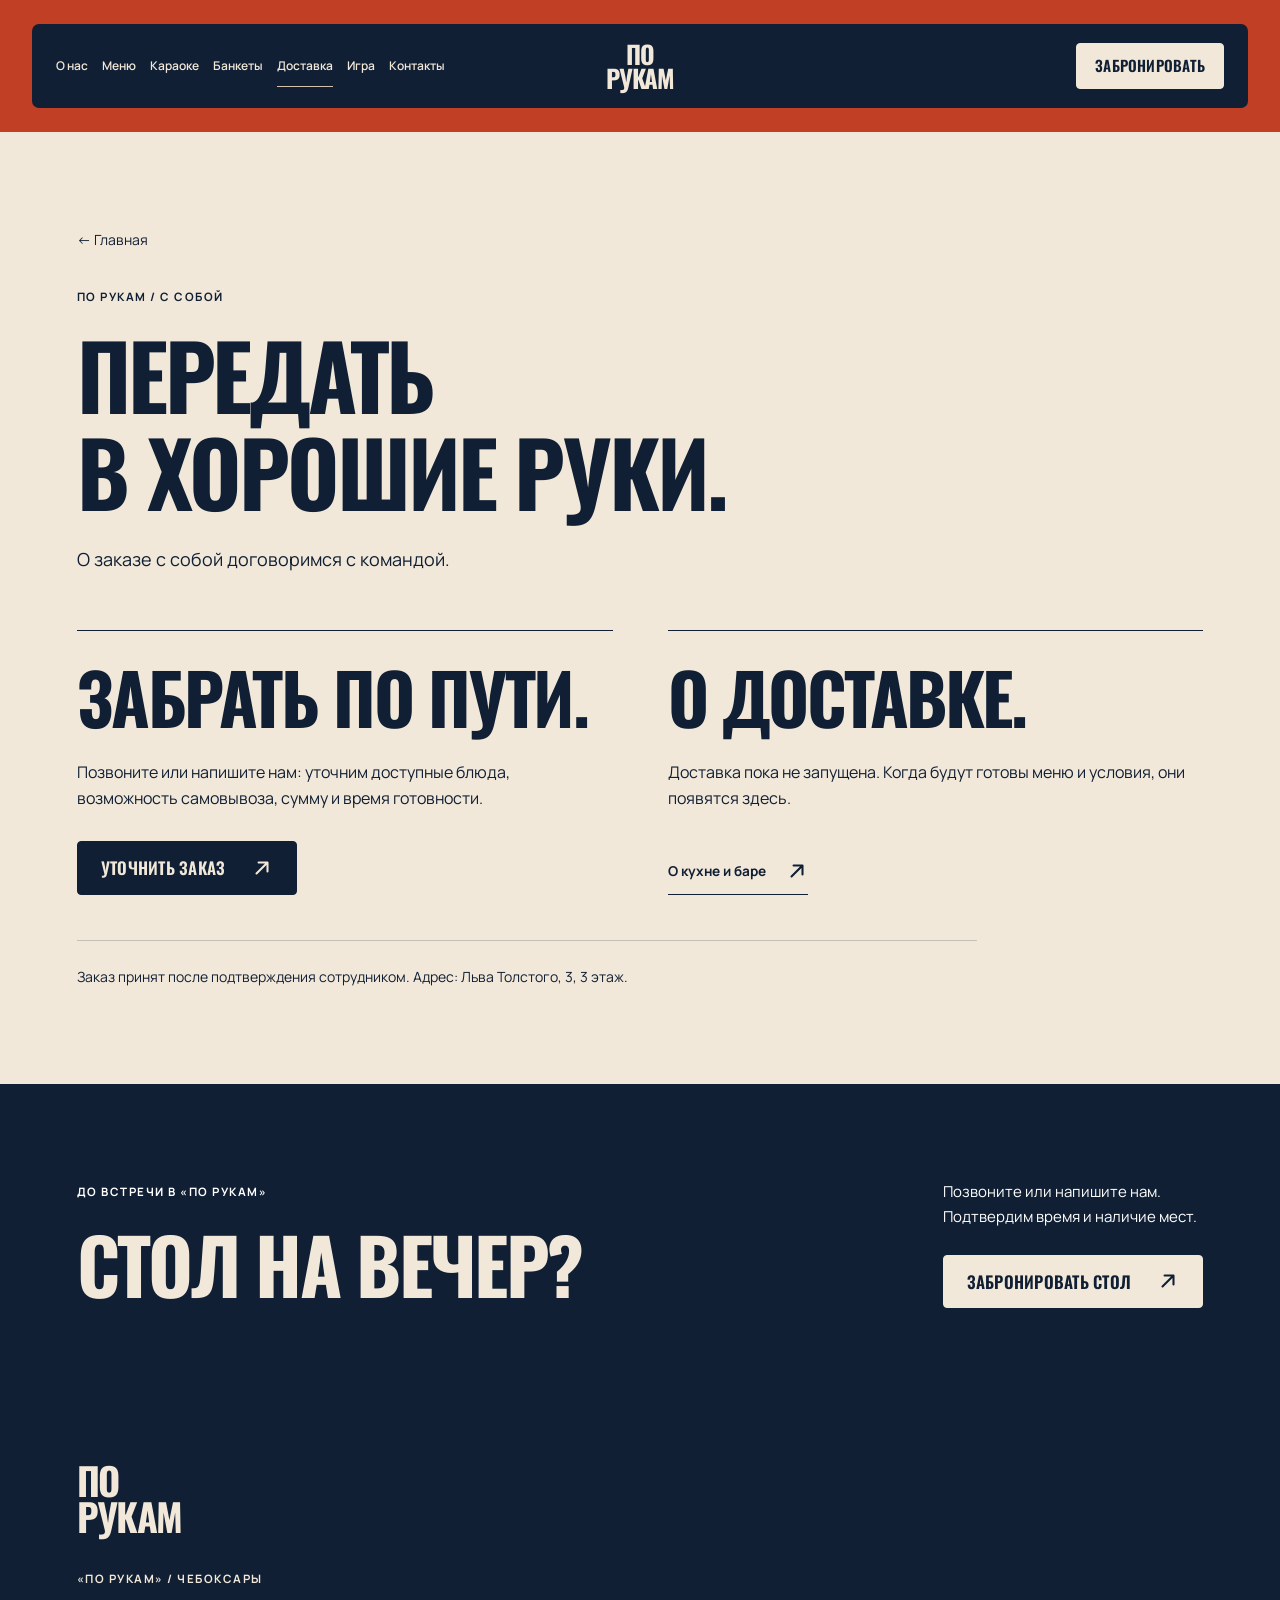
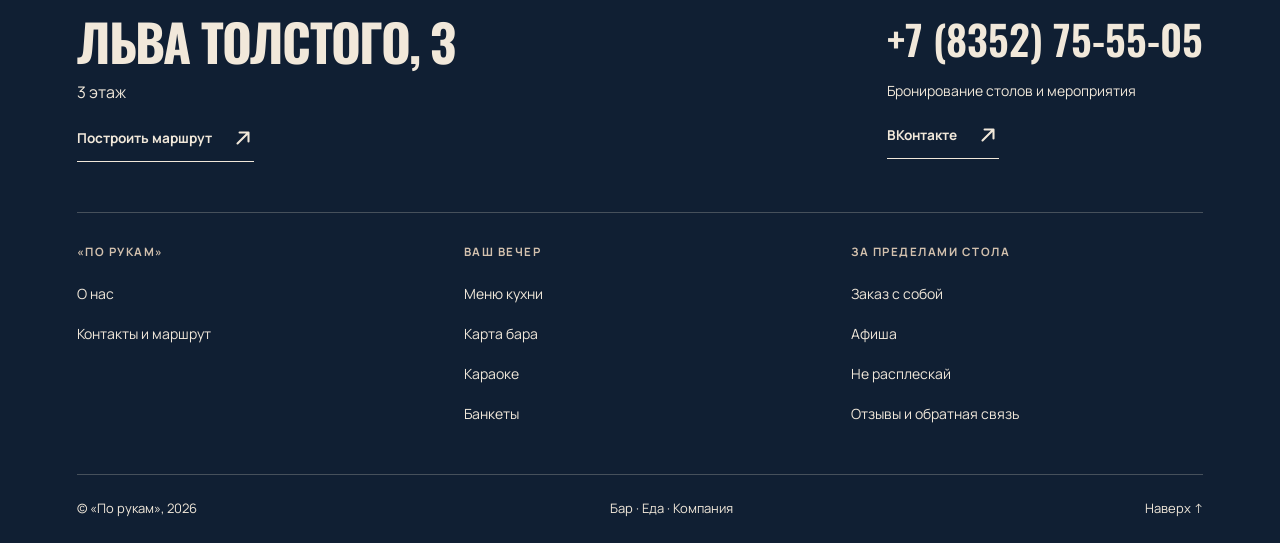
<file: site/delivery.html>
<!doctype html>
<html lang="ru"><head>
<meta charset="utf-8"><meta name="viewport" content="width=device-width,initial-scale=1">
<title>Заказ с собой — «По рукам», Чебоксары</title><meta name="description" content="Уточните у команды «По рукам» возможность заказа с собой и доступное меню."><meta name="theme-color" content="#101f33">
<link rel="icon" type="image/svg+xml" href="assets/porukam-favicon.svg">
<link rel="stylesheet" href="styles.css"><link rel="stylesheet" href="structure.css"><link rel="stylesheet" href="redesign.css?v=20260924-porukam"><script src="site.js?v=20260924-porukam" defer></script>
<link rel="stylesheet" href="brand.css?v=20260924-porukam"></head><body class="redesign">
<a class="skip" href="#main">Перейти к содержимому</a>
<header class="header"><a class="brand" href="index.html" aria-label="«По рукам» — главная"><span class="brand-wordmark" aria-hidden="true">ПО<br>РУКАМ</span></a><nav id="site-nav" aria-label="Основная навигация"><a href="about.html">О нас</a><a href="menu.html">Меню</a><a href="index.html#karaoke">Караоке</a><a href="index.html#events">Банкеты</a><a href="delivery.html" aria-current="page">Доставка</a><a href="game.html">Игра</a><a href="contacts.html">Контакты</a></nav><div class="header-actions"><a class="button button-small" href="tel:+78352755505" data-booking="table">Забронировать</a><button class="nav-toggle" type="button" aria-label="Открыть навигацию" aria-controls="site-nav" aria-expanded="false"><i class="icon menu-icon" aria-hidden="true"></i></button></div></header>
<main id="main"><section class="section paper"><div class="page-heading"><a class="menu-back" href="index.html">← Главная</a><p class="eyebrow">По рукам / С собой</p><h1>Передать<br>в хорошие руки.</h1><p class="section-intro">О заказе с собой договоримся с командой.</p></div><div class="service-grid delivery-options"><div id="pickup"><h2>Забрать по пути.</h2><p>Позвоните или напишите нам: уточним доступные блюда, возможность самовывоза, сумму и время готовности.</p><a class="button dark" href="tel:+78352755505" data-booking="pickup">Уточнить заказ <i class="icon arrow-up" aria-hidden="true"></i></a></div><div><h2>О доставке.</h2><p>Доставка пока не запущена. Когда будут готовы меню и условия, они появятся здесь.</p><a class="text-link" href="menu.html">О кухне и баре <i class="icon arrow-up" aria-hidden="true"></i></a></div></div><p class="service-note">Заказ принят после подтверждения сотрудником. Адрес: Льва Толстого, 3, 3 этаж.</p></section><section class="section booking-section" id="booking"><div><p class="eyebrow">До встречи в «По рукам»</p><h2>Стол на вечер?</h2></div><div><p>Позвоните или напишите нам.<br>Подтвердим время и наличие мест.</p><a class="button" href="tel:+78352755505" data-booking="table">Забронировать стол <i class="icon arrow-up" aria-hidden="true"></i></a></div></section></main>
<footer id="contacts"><a class="footer-brand" href="index.html" aria-label="«По рукам» — главная"><span class="brand-wordmark" aria-hidden="true">ПО<br>РУКАМ</span></a><div class="footer-top"><div><p class="eyebrow">«По рукам» / Чебоксары</p><h2>Льва Толстого, 3</h2><p>3 этаж</p><a class="text-link" href="https://2gis.ru/cheboksary/firm/70000001041377088" target="_blank" rel="noopener noreferrer">Построить маршрут <i class="icon arrow-up" aria-hidden="true"></i></a></div><div class="footer-contact"><a class="contact-phone" href="tel:+78352755505">+7 (8352) 75-55-05</a><p>Бронирование столов и мероприятия</p><a class="text-link" href="https://vk.com/moon_magic_cheb" target="_blank" rel="noopener noreferrer">ВКонтакте <i class="icon arrow-up" aria-hidden="true"></i></a></div></div><div class="footer-links" aria-label="Разделы сайта"><div><p class="eyebrow">«По рукам»</p><a href="about.html">О нас</a><a href="contacts.html">Контакты и маршрут</a></div><div><p class="eyebrow">Ваш вечер</p><a href="menu.html">Меню кухни</a><a href="menu.html#bar">Карта бара</a><a href="index.html#karaoke">Караоке</a><a href="index.html#events">Банкеты</a></div><div><p class="eyebrow">За пределами стола</p><a href="delivery.html">Заказ с собой</a><a href="index.html#afisha">Афиша</a><a href="game.html">Не расплескай</a><a href="index.html#feedback">Отзывы и обратная связь</a></div></div><div class="footer-bottom"><span>© «По рукам», 2026</span><span>Бар · Еда · Компания</span><a href="#main">Наверх ↑</a></div></footer>
<dialog id="booking-dialog" aria-labelledby="booking-title" aria-describedby="booking-description"><div class="dialog-inner"><button class="dialog-close" type="button" aria-label="Закрыть"><i class="icon close-icon" aria-hidden="true"></i></button><p class="eyebrow">«По рукам» / Бронирование</p><h2 id="booking-title">Договоримся о встрече.</h2><p id="booking-description">Сообщите дату, время и количество гостей. Менеджер проверит наличие мест и подтвердит бронь.</p><a class="button dark" href="https://vk.com/im?sel=-201844138" target="_blank" rel="noopener noreferrer">Написать во ВКонтакте <i class="icon arrow-up" aria-hidden="true"></i></a><a class="dialog-phone" href="tel:+78352755505">+7 (8352) 75-55-05</a><p class="dialog-note">Бронь действует после подтверждения менеджером.</p></div></dialog>
</body></html>
</file>
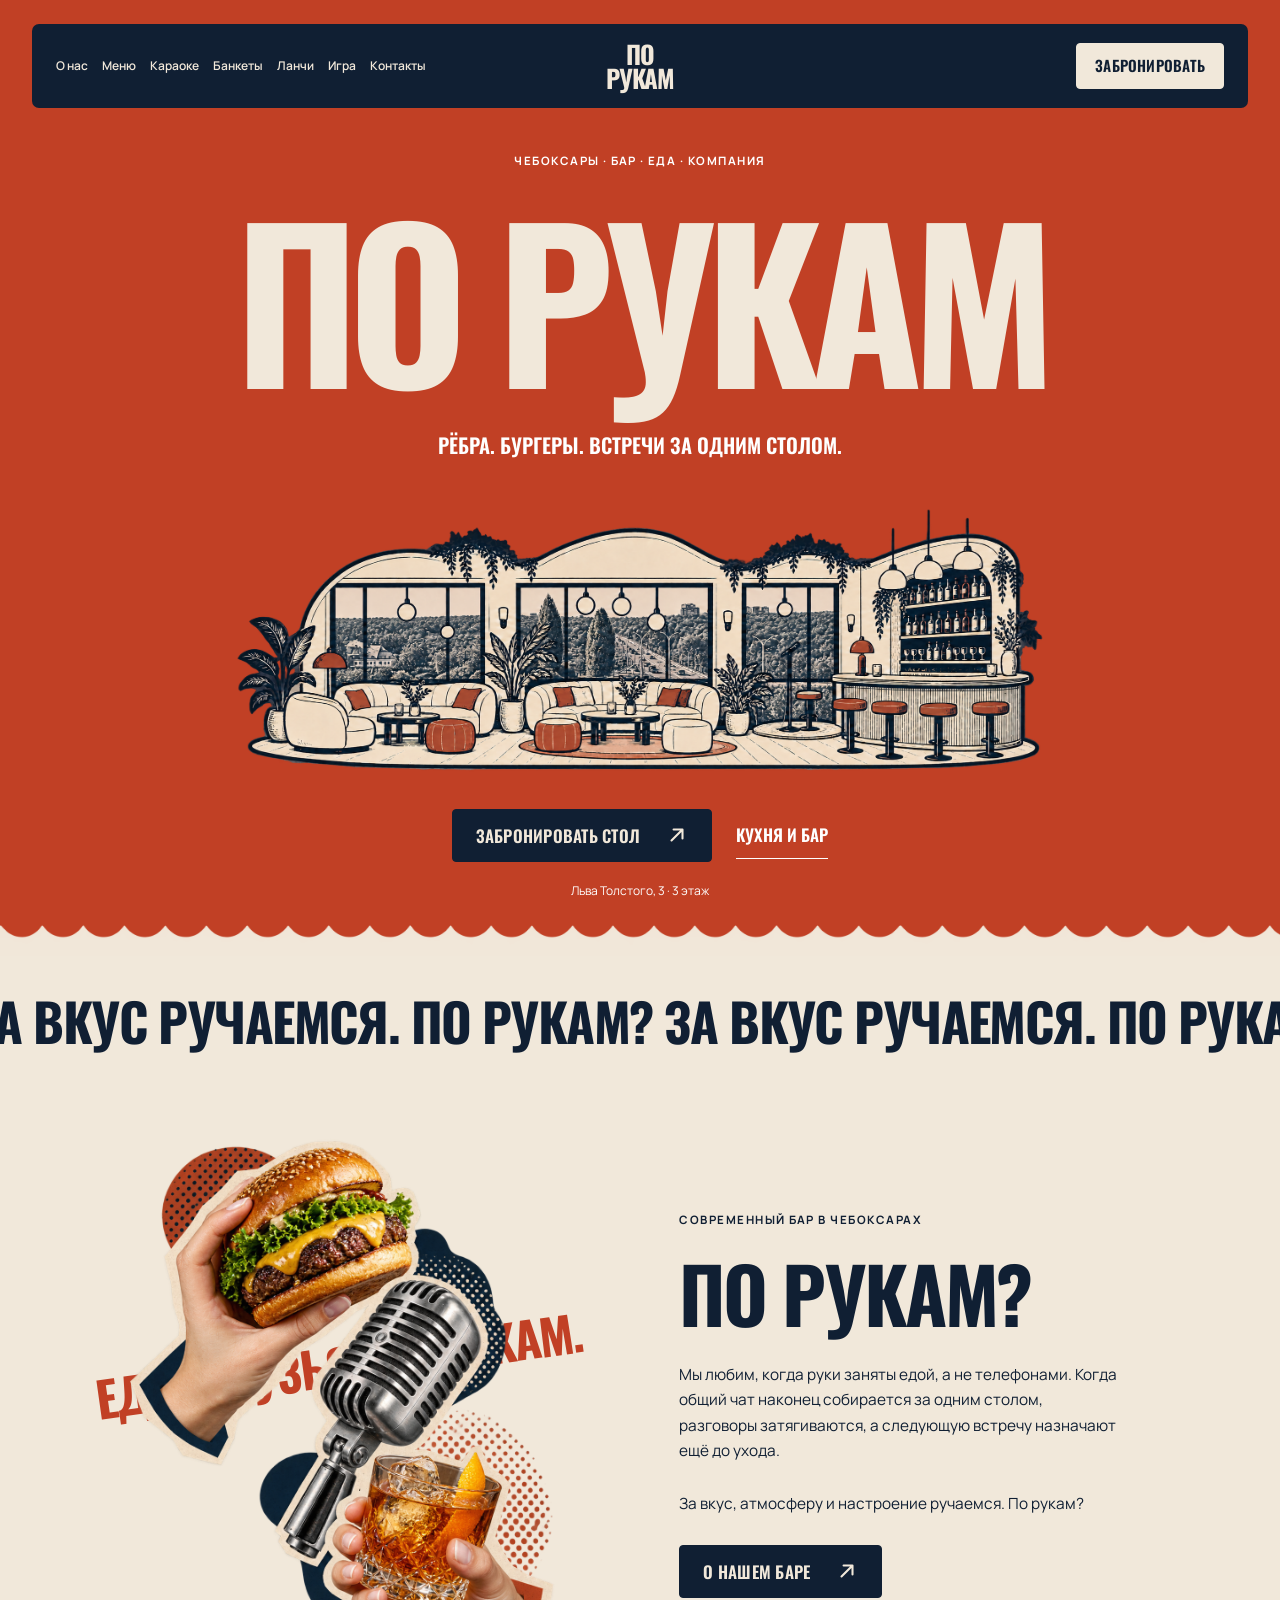
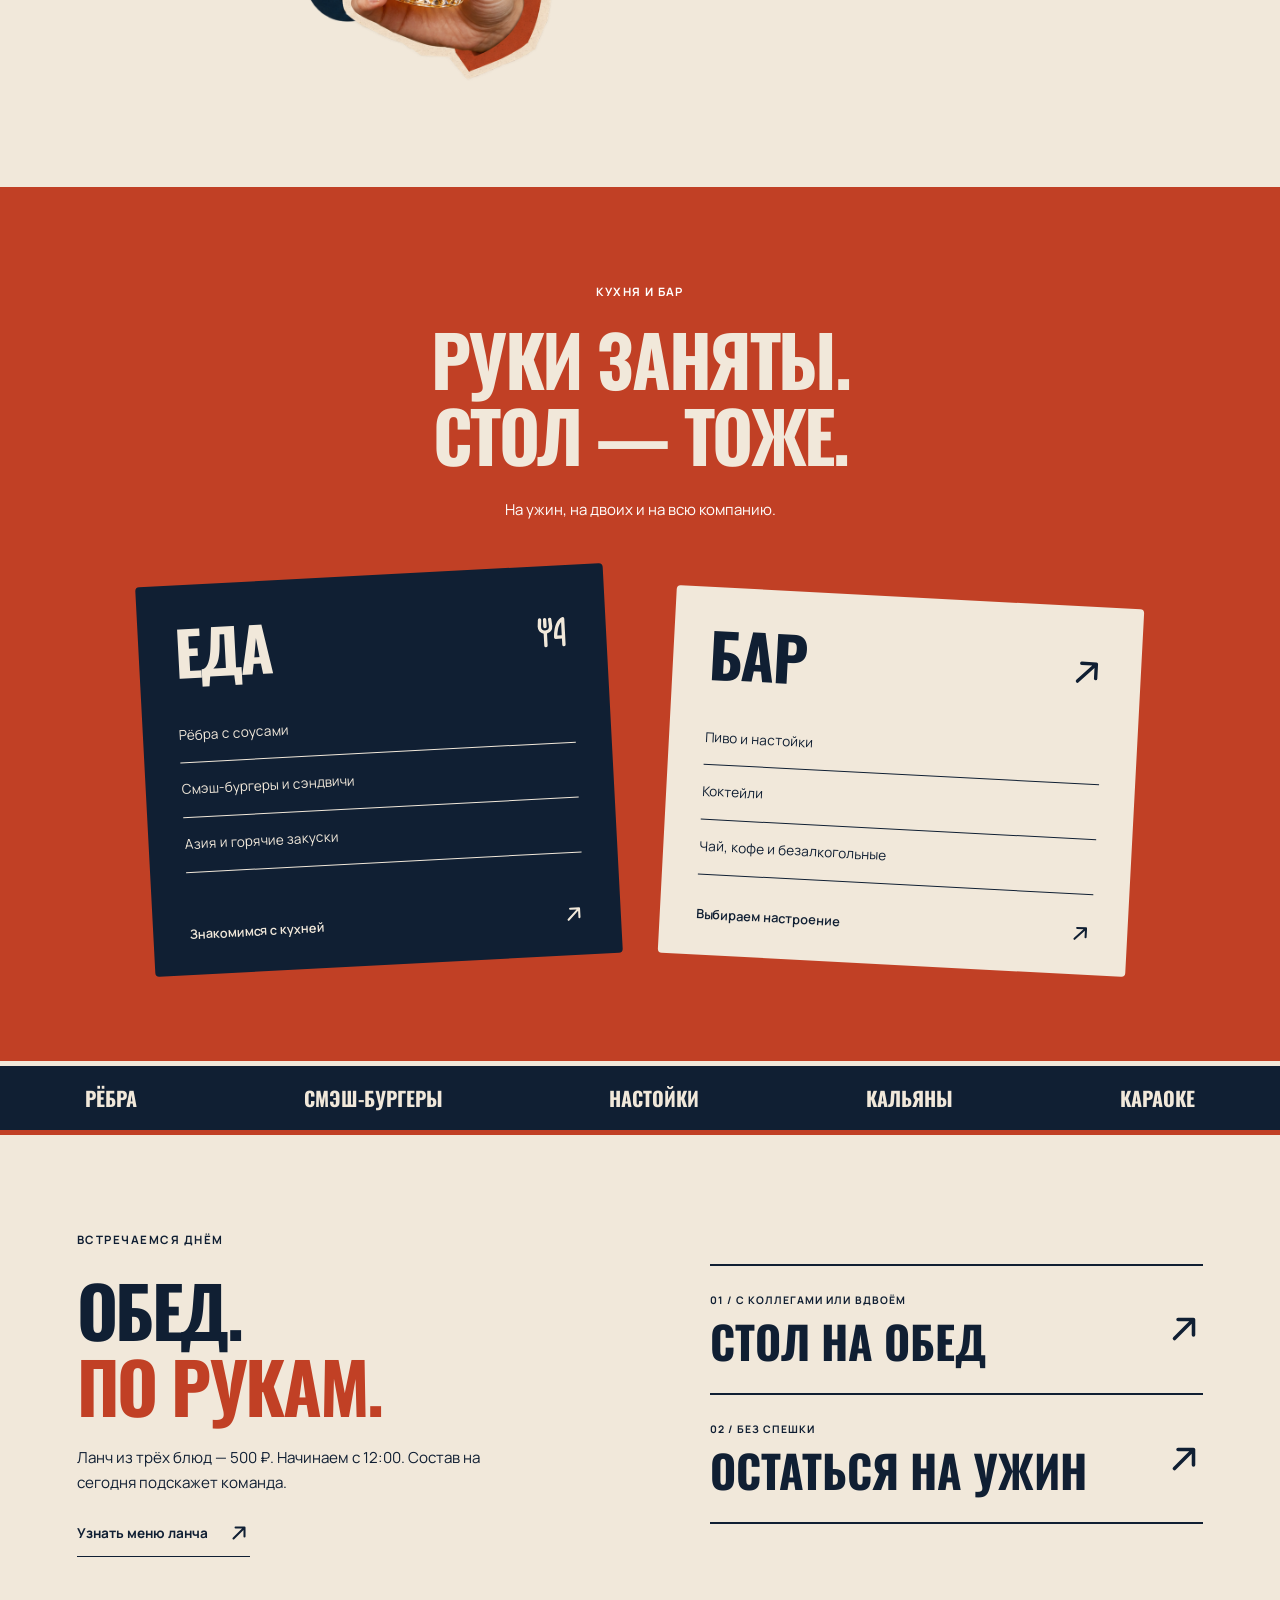
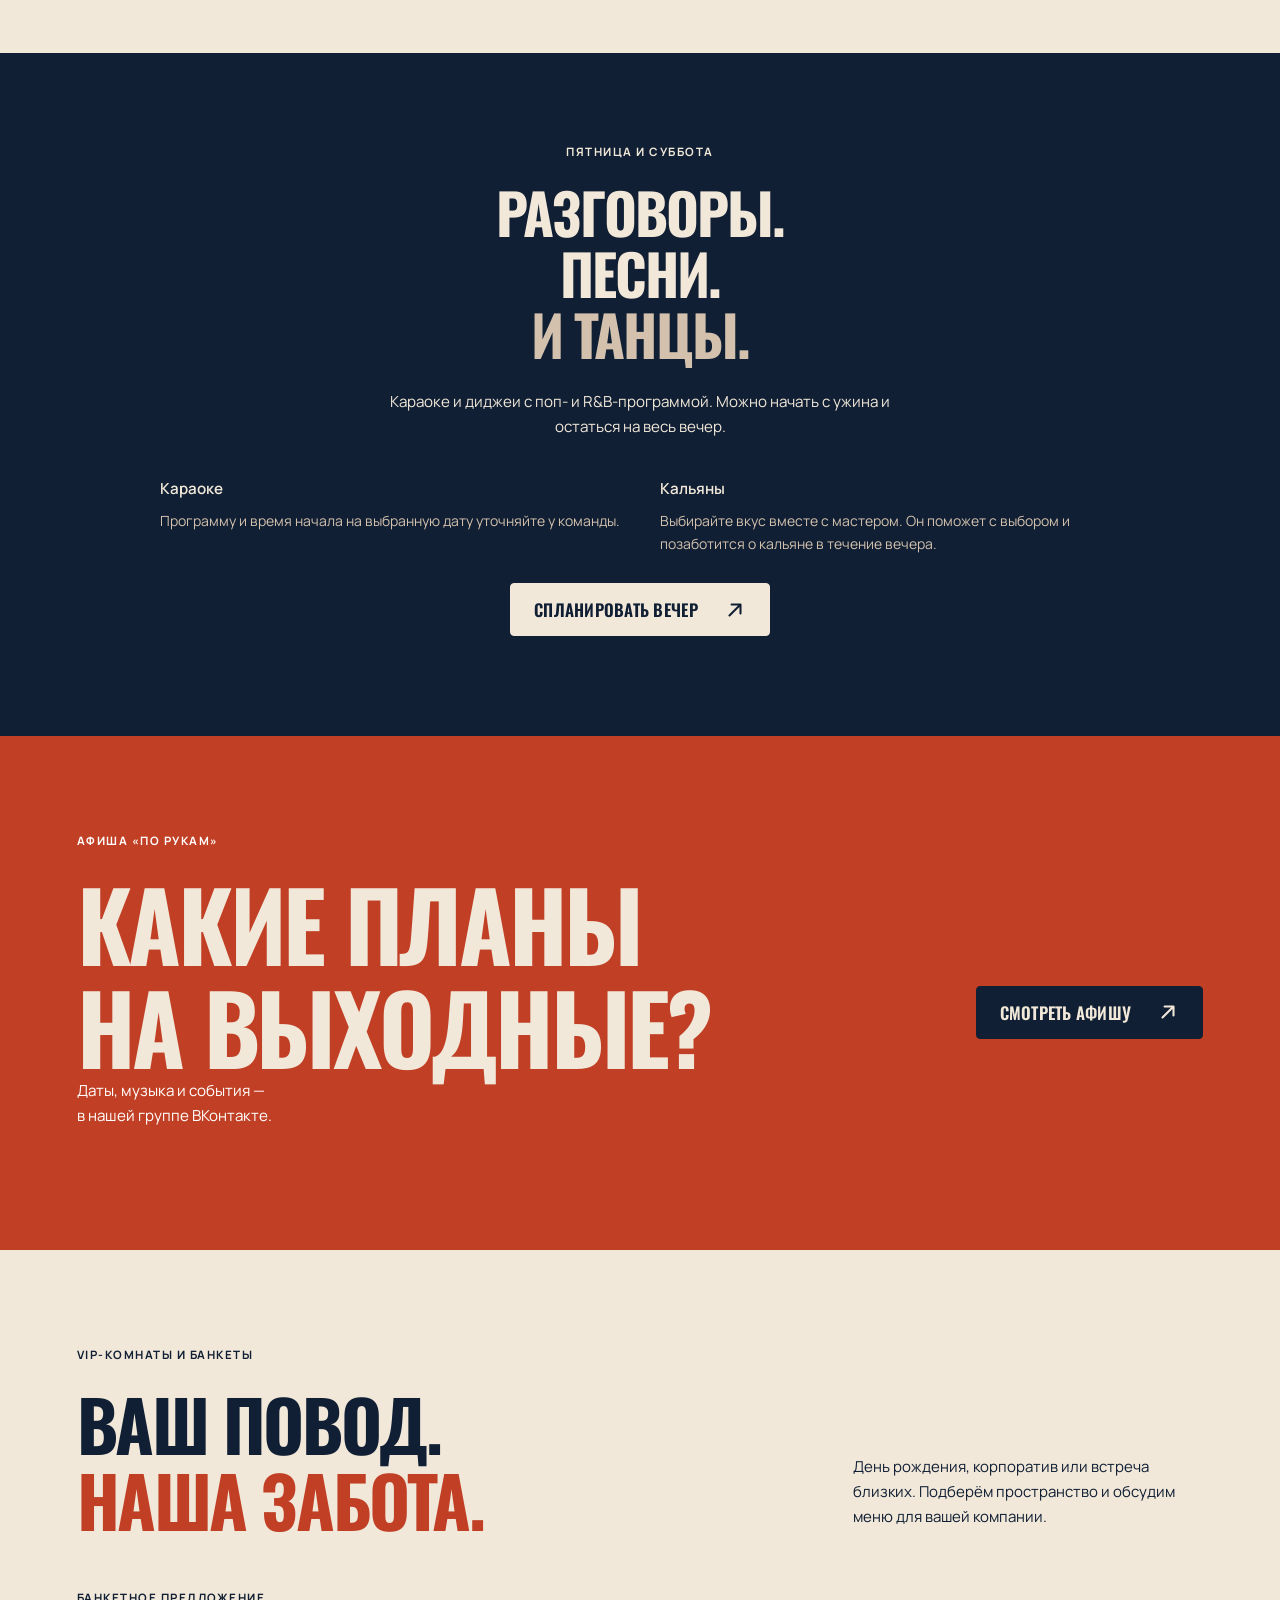
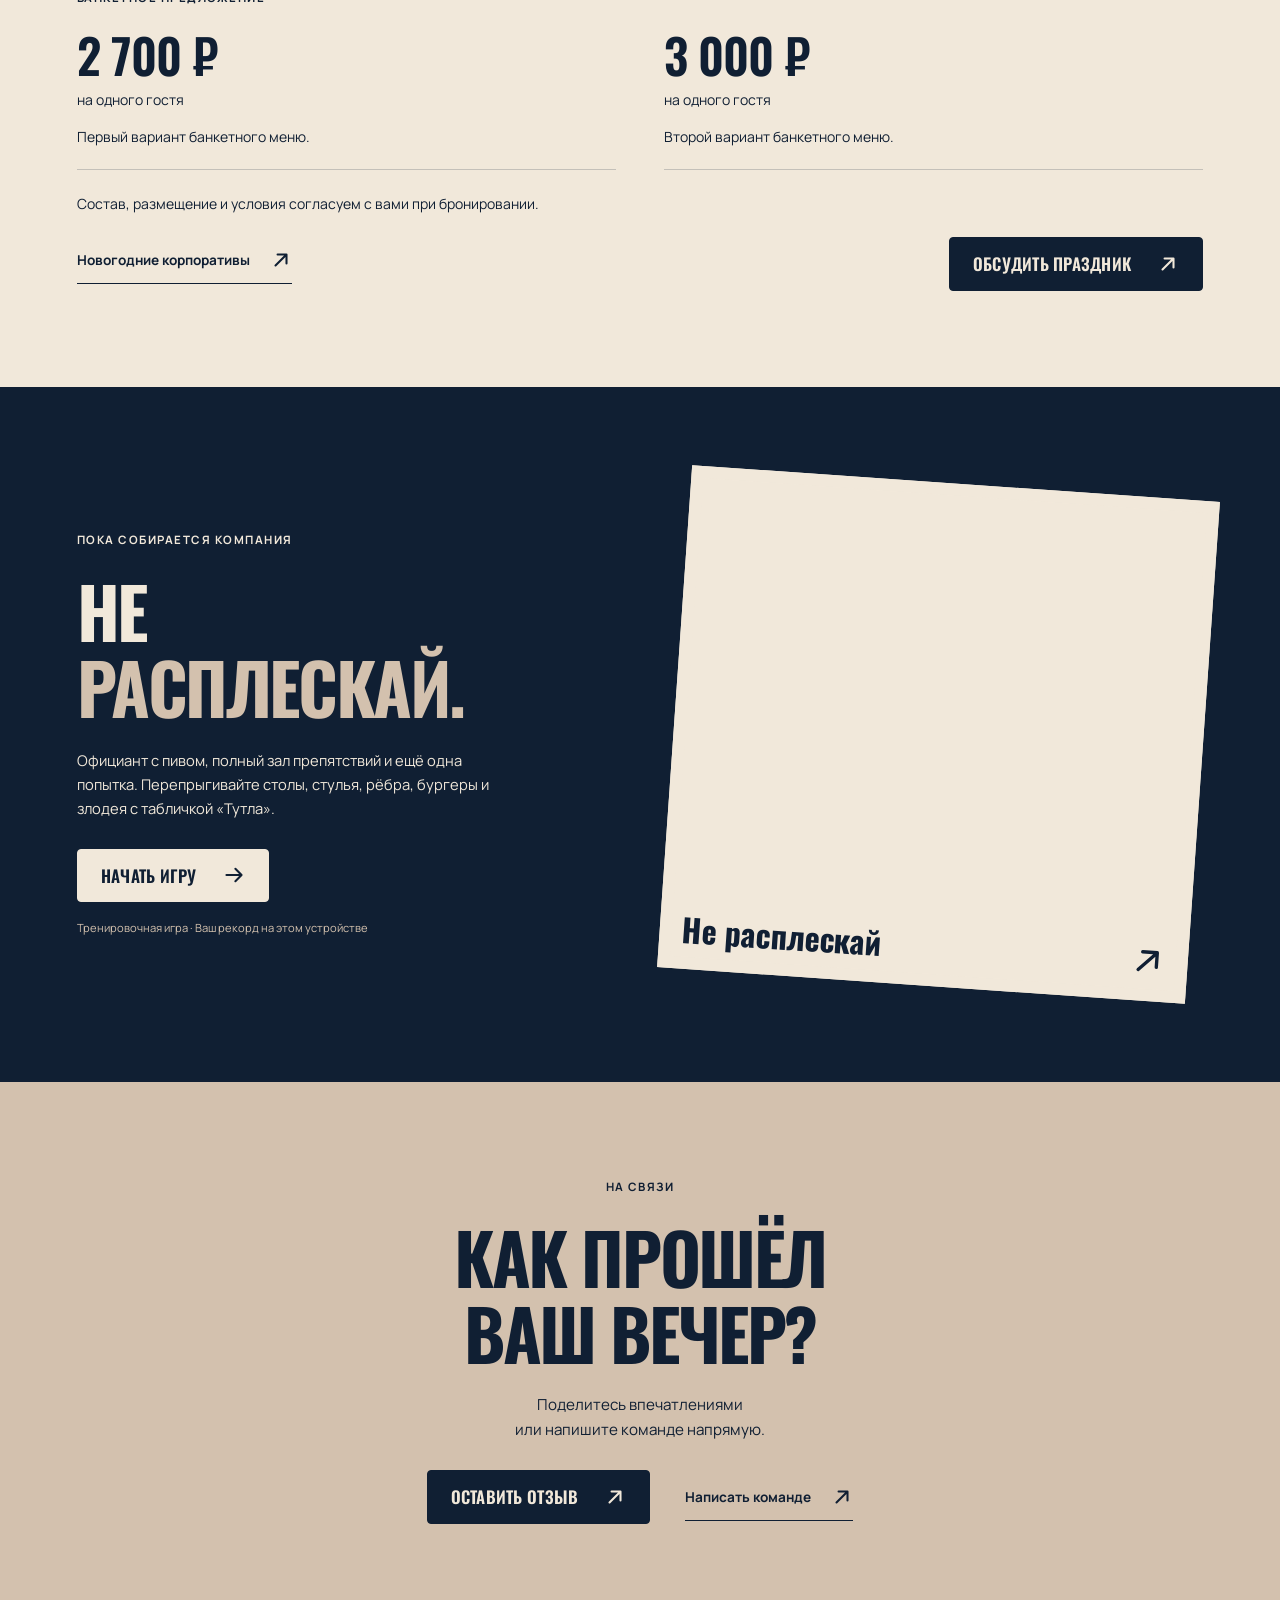
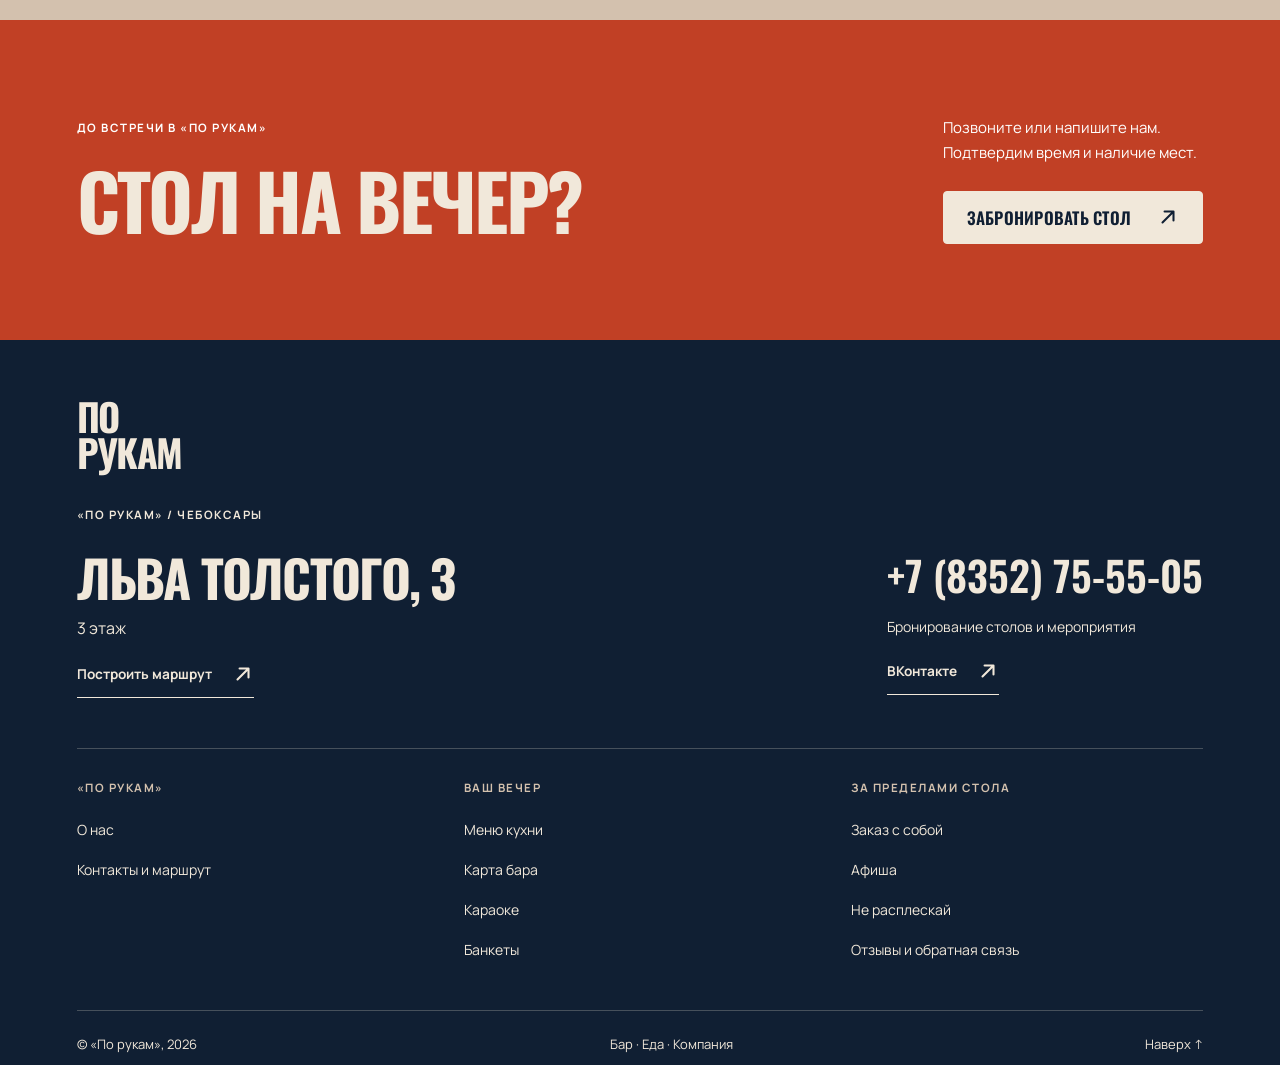
<file: site/gallery.html>
<!doctype html>
<html lang="ru"><head><meta charset="utf-8"><meta name="viewport" content="width=device-width,initial-scale=1"><title>«По рукам» — переход на главную</title><meta name="robots" content="noindex"><meta http-equiv="refresh" content="0;url=index.html"><link rel="canonical" href="https://ilyasemenovya.github.io/mun/"><link rel="stylesheet" href="styles.css"><link rel="stylesheet" href="redesign.css?v=20260924-porukam"><link rel="stylesheet" href="brand.css?v=20260924-porukam"></head><body class="redesign"><main class="section paper"><h1>«По рукам»</h1><p><a class="text-link" href="index.html">Перейти на главную</a></p></main></body></html>
</file>
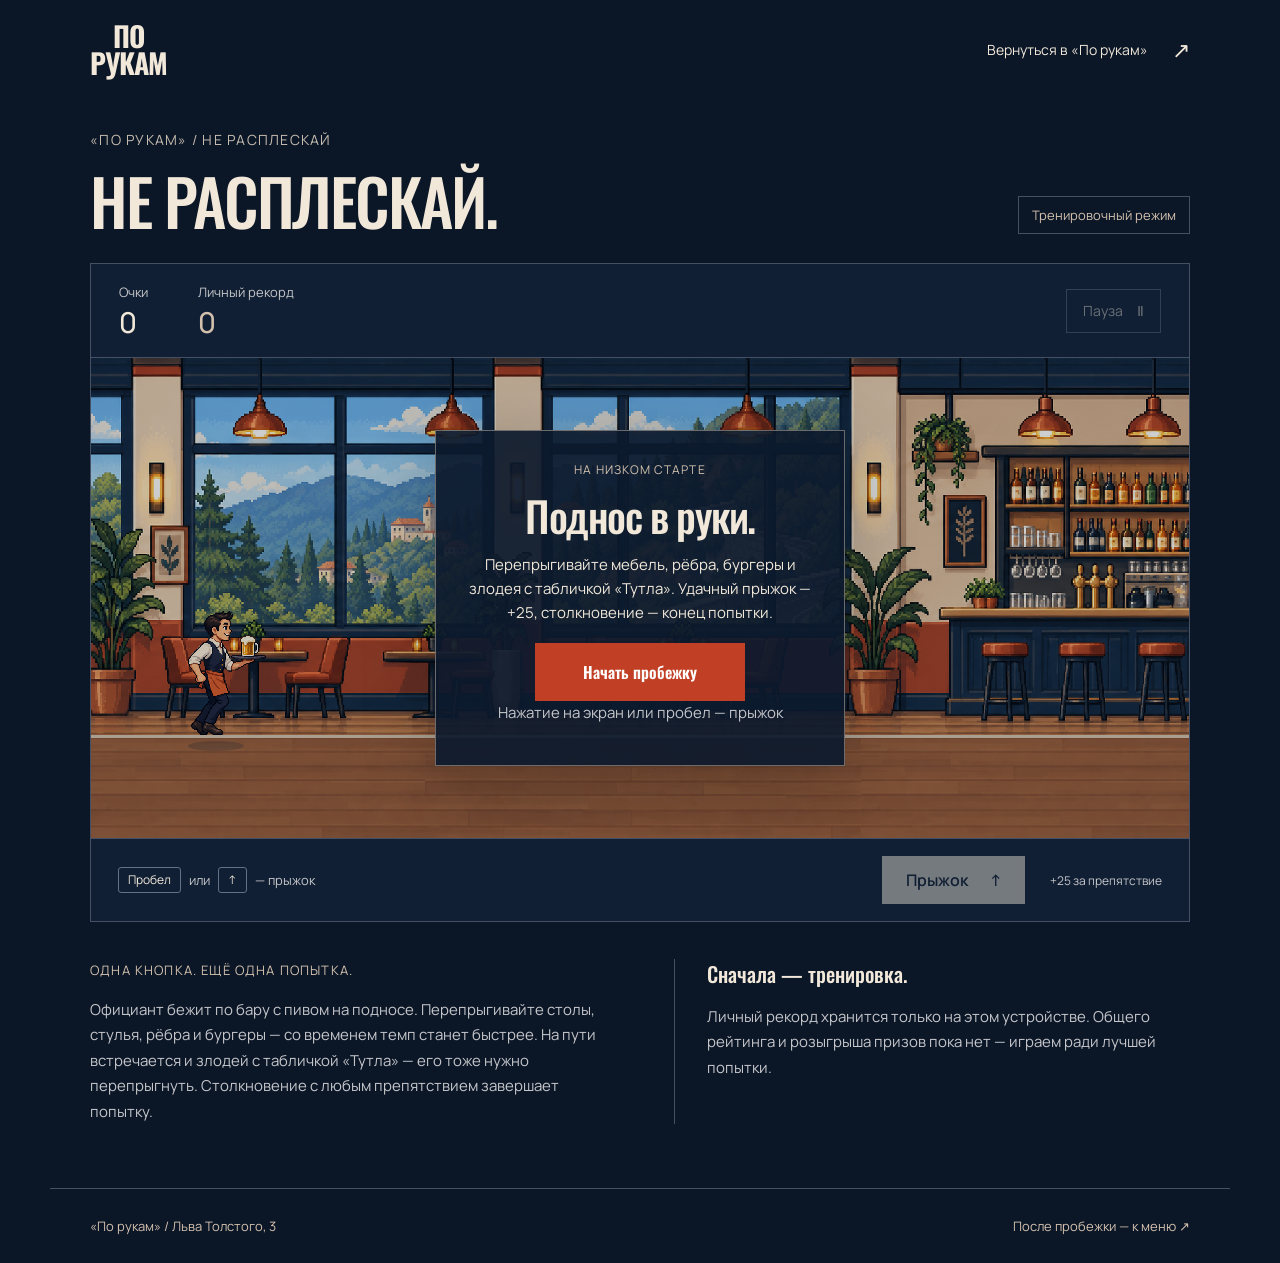
<file: site/game.html>
<!doctype html>
<html lang="ru">
<head>
  <meta charset="utf-8"><meta name="viewport" content="width=device-width,initial-scale=1">
  <title>Не расплескай — игра «По рукам»</title>
  <meta name="description" content="Официант с пивом в баре, столы, стулья, рёбра, бургеры и злодей с табличкой «Тутла». Игра «По рукам»: нажимайте, прыгайте и набирайте очки.">
  <meta name="theme-color" content="#101f33">
  <link rel="icon" type="image/svg+xml" href="assets/porukam-favicon.svg">
  <link rel="stylesheet" href="styles.css"><link rel="stylesheet" href="game.css">
  <script type="module" src="game.mjs?v=20260924-porukam"></script>
<link rel="stylesheet" href="brand.css?v=20260924-porukam"></head>
<body class="game-body">
  <a class="skip" href="#game">Перейти к игре</a>
  <header class="game-header"><a class="brand" href="index.html" aria-label="«По рукам» — главная"><span class="brand-wordmark" aria-hidden="true">ПО<br>РУКАМ</span></a><a class="game-back" href="index.html">Вернуться в «По рукам» <span aria-hidden="true">↗</span></a></header>
  <main class="game-main" id="game">
    <div class="game-heading"><div><p class="eyebrow">«По рукам» / Не расплескай</p><h1>Не расплескай.</h1></div><p class="mode-label">Тренировочный режим</p></div>
    <div class="game-surface">
      <div class="game-hud"><div class="hud-score"><span>Очки</span><strong id="score">0</strong></div><div class="hud-best"><span>Личный рекорд</span><strong id="best">0</strong></div><button class="pause-button" id="pause" type="button" aria-label="Поставить игру на паузу" disabled>Пауза <span aria-hidden="true">Ⅱ</span></button></div>
      <div class="game-stage" id="stage">
        <canvas id="canvas" width="960" height="480" tabindex="0" aria-label="Пробежка по бару. Во время игры нажмите пробел, стрелку вверх или экран, чтобы прыгнуть. Escape — пауза.">Для этой игры нужен браузер с поддержкой Canvas. Управление: пробел или кнопка «Прыжок».</canvas>
        <div class="game-overlay" id="overlay"><div class="overlay-card"><p class="eyebrow" id="overlay-kicker">На низком старте</p><h2 id="overlay-title">Поднос в руки.</h2><p id="overlay-description">Перепрыгивайте мебель, рёбра, бургеры и злодея с табличкой «Тутла». Удачный прыжок — +25, столкновение — конец попытки.</p><p id="run-result" class="run-result" hidden></p><button class="button accent play-button" type="button" id="play" disabled>Открываем бар…</button><p class="overlay-hint" id="overlay-hint">Нажатие на экран или пробел — прыжок</p></div></div>
      </div>
      <div class="game-controls"><div class="keyboard-help"><kbd>Пробел</kbd><span>или</span><kbd>↑</kbd><span>— прыжок</span></div><button class="jump-button" id="jump" type="button" disabled>Прыжок <span aria-hidden="true">↑</span></button><span class="points-help">+25 за препятствие</span></div>
    </div>
    <p class="game-live sr-only" id="announcement" role="status" aria-live="polite"></p>
    <div class="game-details"><div><p class="eyebrow">Одна кнопка. Ещё одна попытка.</p><p>Официант бежит по бару с пивом на подносе. Перепрыгивайте столы, стулья, рёбра и бургеры — со временем темп станет быстрее. На пути встречается и злодей с табличкой «Тутла» — его тоже нужно перепрыгнуть. Столкновение с любым препятствием завершает попытку.</p></div><div class="practice-note"><h2>Сначала — тренировка.</h2><p>Личный рекорд хранится только на этом устройстве. Общего рейтинга и розыгрыша призов пока нет — играем ради лучшей попытки.</p><p class="storage-note" id="storage-note" hidden>В этом браузере рекорд сохранится только до закрытия страницы.</p></div></div>
  </main>
  <footer class="game-footer"><span>«По рукам» / Льва Толстого, 3</span><a href="menu.html">После пробежки — к меню ↗</a></footer>
  <noscript><div class="noscript-message">Для игры включите JavaScript в браузере. <a href="index.html">Вернуться на сайт «По рукам»</a></div></noscript>
</body>
</html>
</file>
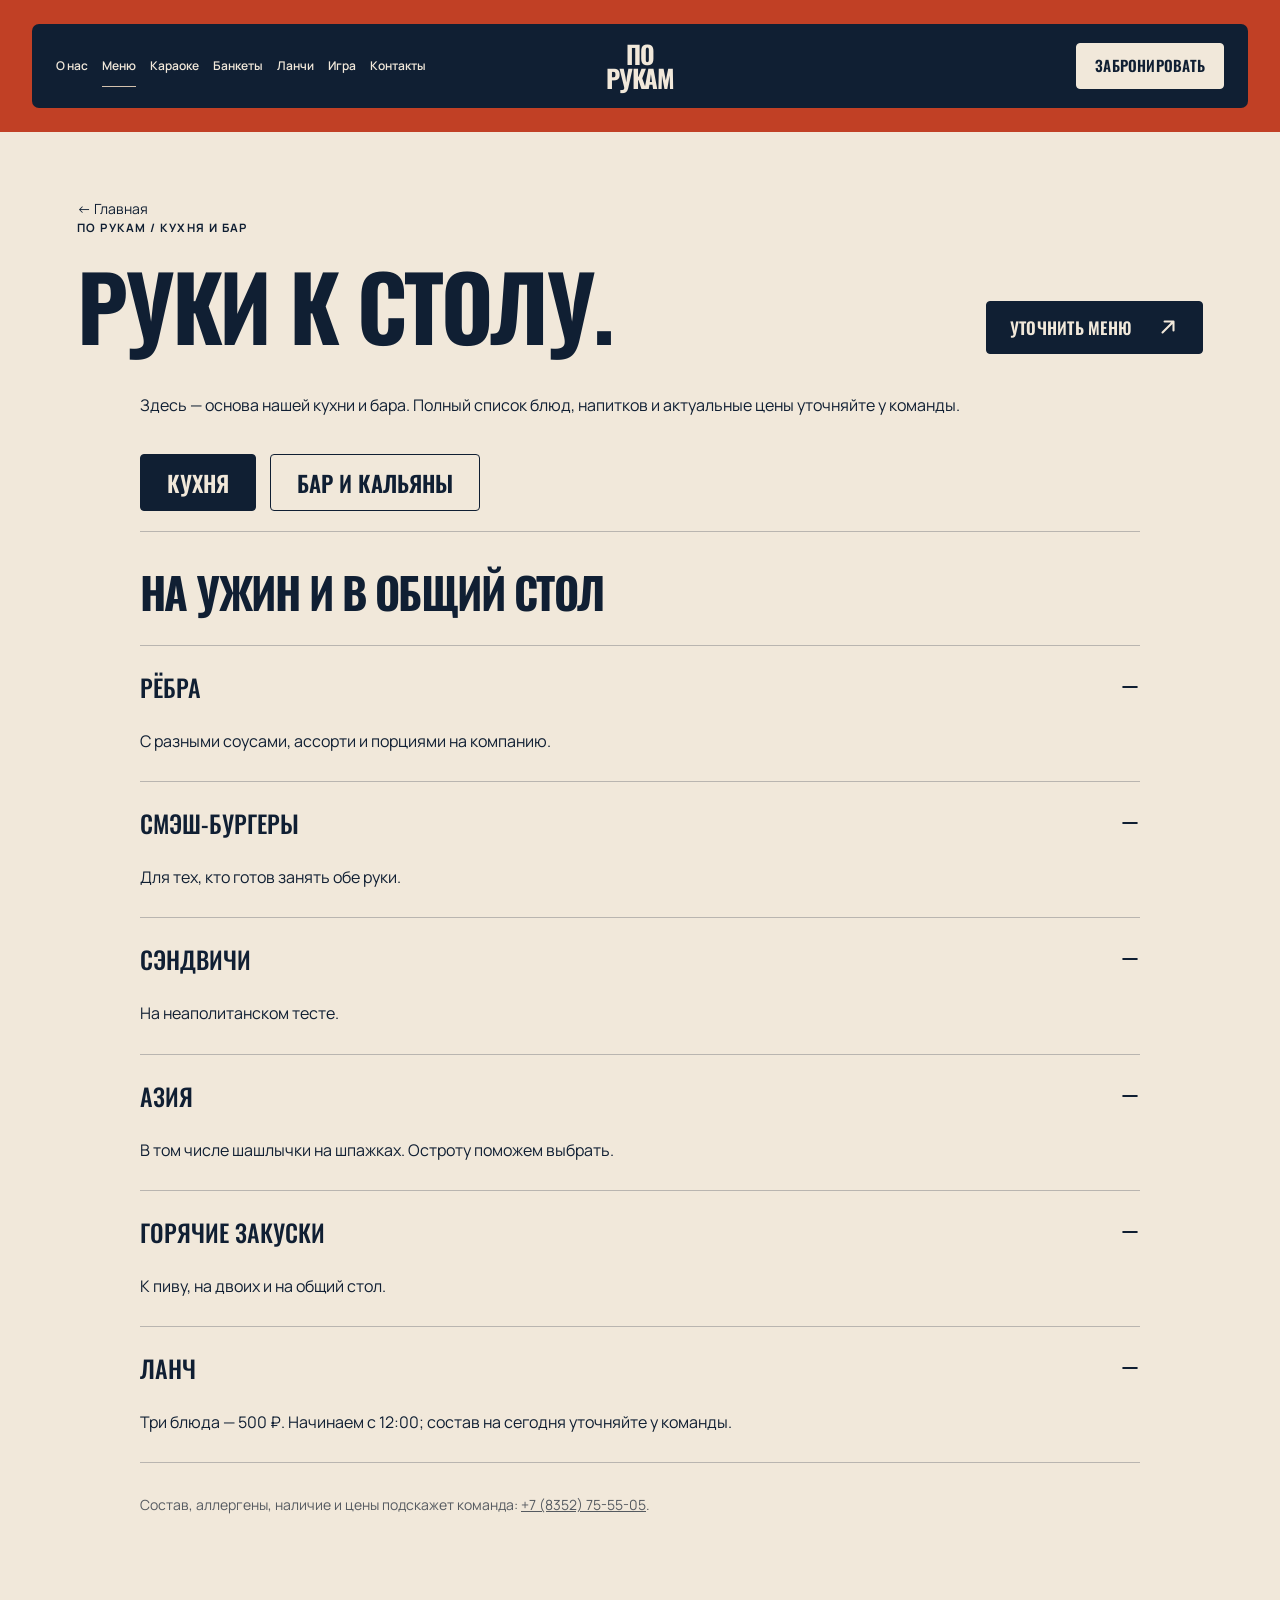
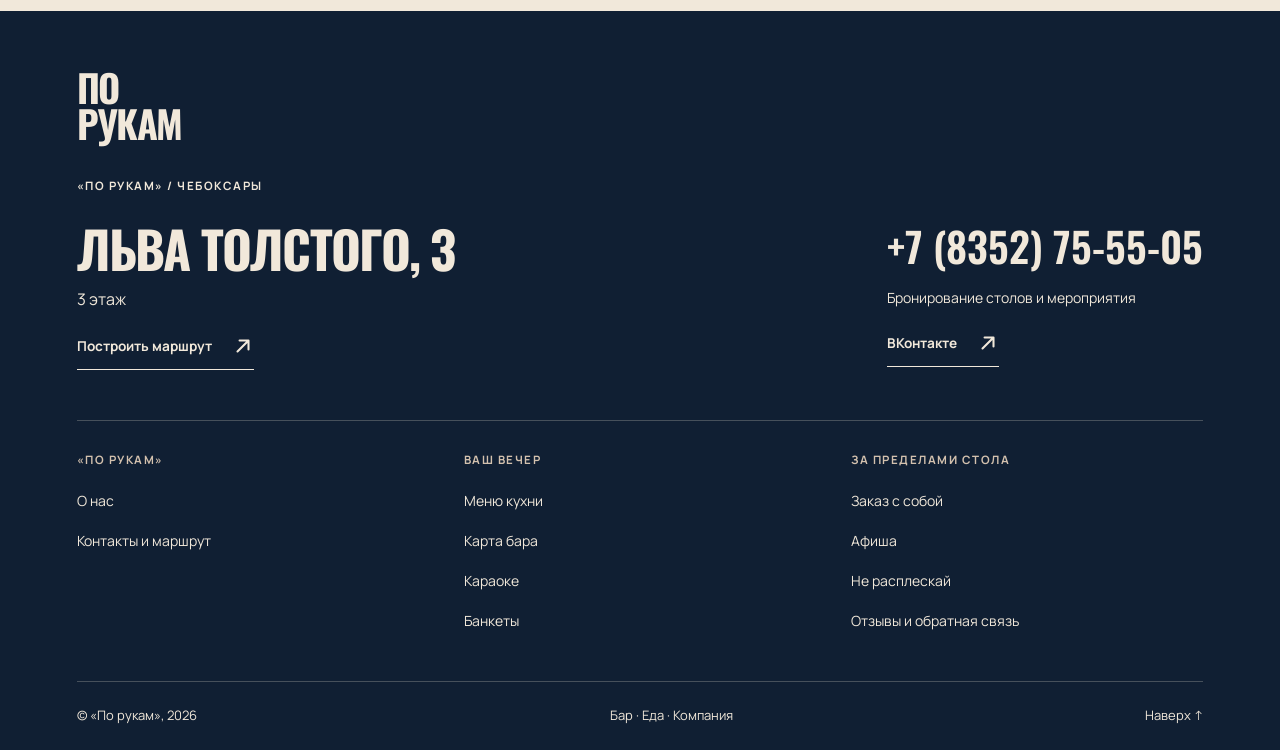
<file: site/menu.html>
<!doctype html>
<html lang="ru"><head>
<meta charset="utf-8"><meta name="viewport" content="width=device-width,initial-scale=1">
<title>Кухня и бар — «По рукам», Чебоксары</title>
<meta name="description" content="Рёбра, смэш-бургеры, сэндвичи, Азия, горячие закуски, пиво, настойки и коктейли в «По рукам»."><meta name="theme-color" content="#101f33">
<link rel="icon" type="image/svg+xml" href="assets/porukam-favicon.svg">
<link rel="stylesheet" href="styles.css"><link rel="stylesheet" href="structure.css"><link rel="stylesheet" href="redesign.css?v=20260924-porukam"><script src="site.js?v=20260924-porukam" defer></script>
<link rel="stylesheet" href="brand.css?v=20260924-porukam"></head>
<body class="redesign"><a class="skip" href="#main">Перейти к содержимому</a>
<header class="header"><a class="brand" href="index.html" aria-label="«По рукам» — главная"><span class="brand-wordmark" aria-hidden="true">ПО<br>РУКАМ</span></a><nav id="site-nav" aria-label="Основная навигация"><a href="about.html">О нас</a><a href="menu.html" aria-current="page">Меню</a><a href="index.html#karaoke">Караоке</a><a href="index.html#events">Банкеты</a><a href="index.html#lunch">Ланчи</a><a href="game.html">Игра</a><a href="contacts.html">Контакты</a></nav><div class="header-actions"><a class="button button-small" href="tel:+78352755505" data-booking="table">Забронировать</a><button class="nav-toggle" type="button" aria-label="Открыть навигацию" aria-controls="site-nav" aria-expanded="false"><i class="icon menu-icon" aria-hidden="true"></i></button></div></header>
<main id="main" class="menu-page"><div class="menu-page-heading"><div><a class="menu-back" href="index.html">← Главная</a><p class="eyebrow">По рукам / Кухня и бар</p><h1>Руки к столу.</h1></div><a class="button dark" href="https://vk.com/im?sel=-201844138" target="_blank" rel="noopener noreferrer">Уточнить меню <i class="icon arrow-up" aria-hidden="true"></i></a></div><p class="menu-intro">Здесь — основа нашей кухни и бара. Полный список блюд, напитков и актуальные цены уточняйте у команды.</p><nav class="menu-switch" aria-label="Разделы меню"><a href="#kitchen" data-menu-tab="kitchen" aria-current="true">Кухня</a><a href="#bar" data-menu-tab="bar" aria-current="false">Бар и кальяны</a></nav><section id="kitchen" class="menu-panel" aria-labelledby="kitchen-heading"><h2 id="kitchen-heading">На ужин и в общий стол</h2><details open><summary>Рёбра</summary><div class="menu-category-copy"><p>С разными соусами, ассорти и порциями на компанию.</p></div></details><details open><summary>Смэш-бургеры</summary><div class="menu-category-copy"><p>Для тех, кто готов занять обе руки.</p></div></details><details open><summary>Сэндвичи</summary><div class="menu-category-copy"><p>На неаполитанском тесте.</p></div></details><details open><summary>Азия</summary><div class="menu-category-copy"><p>В том числе шашлычки на шпажках. Остроту поможем выбрать.</p></div></details><details open><summary>Горячие закуски</summary><div class="menu-category-copy"><p>К пиву, на двоих и на общий стол.</p></div></details><details open><summary>Ланч</summary><div class="menu-category-copy"><p>Три блюда — 500 ₽. Начинаем с 12:00; состав на сегодня уточняйте у команды.</p></div></details></section><section id="bar" class="menu-panel" aria-labelledby="bar-heading"><h2 id="bar-heading">К вашему вечеру</h2><details open><summary>Пиво</summary><div class="menu-category-copy"><p>Базовые и сменные сорта. Команда подскажет, что сейчас на кранах.</p></div></details><details open><summary>Настойки</summary><div class="menu-category-copy"><p>Разные вкусы, сочетания и сеты для знакомства.</p></div></details><details open><summary>Коктейли</summary><div class="menu-category-copy"><p>Небольшая карта с выразительной подачей. Подберём по вашему вкусу.</p></div></details><details open><summary>Безалкогольные напитки</summary><div class="menu-category-copy"><p>Чай, кофе и напитки для вечера в своём ритме.</p></div></details><details open><summary>Кальяны</summary><div class="menu-category-copy"><p>Мастер поможет выбрать вкус и крепость и позаботится о кальяне в течение визита.</p></div></details></section><p class="menu-footnote">Состав, аллергены, наличие и цены подскажет команда: <a href="tel:+78352755505">+7 (8352) 75-55-05</a>.</p></main>
<footer id="contacts"><a class="footer-brand" href="index.html" aria-label="«По рукам» — главная"><span class="brand-wordmark" aria-hidden="true">ПО<br>РУКАМ</span></a><div class="footer-top"><div><p class="eyebrow">«По рукам» / Чебоксары</p><h2>Льва Толстого, 3</h2><p>3 этаж</p><a class="text-link" href="https://2gis.ru/cheboksary/firm/70000001041377088" target="_blank" rel="noopener noreferrer">Построить маршрут <i class="icon arrow-up" aria-hidden="true"></i></a></div><div class="footer-contact"><a class="contact-phone" href="tel:+78352755505">+7 (8352) 75-55-05</a><p>Бронирование столов и мероприятия</p><a class="text-link" href="https://vk.com/moon_magic_cheb" target="_blank" rel="noopener noreferrer">ВКонтакте <i class="icon arrow-up" aria-hidden="true"></i></a></div></div><div class="footer-links" aria-label="Разделы сайта"><div><p class="eyebrow">«По рукам»</p><a href="about.html">О нас</a><a href="contacts.html">Контакты и маршрут</a></div><div><p class="eyebrow">Ваш вечер</p><a href="menu.html">Меню кухни</a><a href="menu.html#bar">Карта бара</a><a href="index.html#karaoke">Караоке</a><a href="index.html#events">Банкеты</a></div><div><p class="eyebrow">За пределами стола</p><a href="delivery.html">Заказ с собой</a><a href="index.html#afisha">Афиша</a><a href="game.html">Не расплескай</a><a href="index.html#feedback">Отзывы и обратная связь</a></div></div><div class="footer-bottom"><span>© «По рукам», 2026</span><span>Бар · Еда · Компания</span><a href="#main">Наверх ↑</a></div></footer>
<dialog id="booking-dialog" aria-labelledby="booking-title" aria-describedby="booking-description"><div class="dialog-inner"><button class="dialog-close" type="button" aria-label="Закрыть"><i class="icon close-icon" aria-hidden="true"></i></button><p class="eyebrow">«По рукам» / Бронирование</p><h2 id="booking-title">Договоримся о встрече.</h2><p id="booking-description">Сообщите дату, время и количество гостей. Менеджер проверит наличие мест и подтвердит бронь.</p><a class="button dark" href="https://vk.com/im?sel=-201844138" target="_blank" rel="noopener noreferrer">Написать во ВКонтакте <i class="icon arrow-up" aria-hidden="true"></i></a><a class="dialog-phone" href="tel:+78352755505">+7 (8352) 75-55-05</a><p class="dialog-note">Бронь действует после подтверждения менеджером.</p></div></dialog>
</body></html>
</file>
<file: site/styles.css>
@font-face{font-family:Manrope;font-weight:200 800;src:url('assets/Manrope.ttf') format('truetype');font-display:swap}@font-face{font-family:Raleway;font-weight:100 900;src:url('assets/Raleway.ttf') format('truetype');font-display:swap}
:root{--navy:#101f33;--paper:#f1e8da;--sand:#d3c1ae;--red:#c14025;--line:rgba(241,232,218,.24);font-family:Manrope,Arial,sans-serif;color:var(--paper);background:var(--navy);font-synthesis:none;font-size:16px}*{box-sizing:border-box}html{scroll-behavior:smooth;scroll-padding-top:24px}body{margin:0}body.modal-open{overflow:hidden}a{color:inherit;text-decoration:none}button{font:inherit;cursor:pointer}a,button{-webkit-tap-highlight-color:transparent}a:focus-visible,button:focus-visible,summary:focus-visible{outline:3px solid var(--red);outline-offset:6px}img{max-width:100%;display:block}p{line-height:1.65}h1,h2,h3{font-family:Raleway,Arial,sans-serif;font-weight:500;line-height:1.06;margin:0;overflow-wrap:break-word}h2{font-size:clamp(2.4rem,4.7vw,4.5rem)}.eyebrow{font-size:.875rem;letter-spacing:.09em;text-transform:uppercase;margin:0;line-height:1.6}
.header{min-height:104px;padding:16px 4%;display:flex;align-items:center;justify-content:space-between;gap:28px;position:relative;z-index:5;border-bottom:1px solid var(--line)}.brand img{width:54px;height:auto;filter:brightness(0) invert(95%) sepia(11%) saturate(351%)}nav{display:flex;gap:30px;font-size:.875rem}nav a{padding:12px 0;border-bottom:1px solid transparent}nav a:hover{border-color:currentColor}.header-actions{display:flex;gap:14px;align-items:center}.button{display:inline-flex;align-items:center;justify-content:space-between;gap:28px;min-height:56px;padding:17px 27px;background:var(--paper);color:var(--navy);border:1px solid var(--paper);border-radius:0;font-weight:600;font-size:1rem;line-height:1.4;transition:background .2s,color .2s}.button:hover{background:var(--sand)}.button span{font-size:1.4rem;line-height:1}.button-small{min-height:46px;padding:12px 21px;font-size:.875rem}.button.accent{background:var(--red);border-color:var(--red);color:#fff}.button.accent:hover{background:#a9341d}.button.dark{background:var(--navy);border-color:var(--navy);color:var(--paper)}.button.dark:hover{background:#253c59}.button.outline{background:transparent;color:var(--paper);border-color:var(--line)}.button.outline:hover{background:var(--paper);color:var(--navy)}.nav-toggle{display:none;background:none;border:1px solid var(--line);color:inherit;width:44px;height:44px;padding:12px}.nav-toggle span{display:block;height:1px;background:currentColor;margin:6px 0}
.hero{display:grid;grid-template-columns:48% 52%;padding:32px 4% 48px;min-height:690px}.hero-copy{padding:30px 11% 0 0;display:flex;align-items:flex-start;flex-direction:column;justify-content:center}.hero h1{font-size:clamp(3.6rem,5.9vw,6.6rem);letter-spacing:-.04em;margin:35px 0 22px}.hero h1 span{color:var(--sand)}.intro{font-size:1.125rem;line-height:1.7;margin:0 0 34px}.hero-actions{display:flex;flex-wrap:wrap;gap:14px 30px;align-items:center}.text-link{display:inline-flex;justify-content:space-between;gap:28px;align-items:center;padding:12px 0;border-bottom:1px solid currentColor;font-size:.9375rem}.text-link span{font-size:1.5rem}.hero-address{font-size:.875rem;line-height:1.7;color:var(--sand);margin-top:46px}.hero-image{position:relative;min-height:590px;overflow:hidden}.hero-image>img{width:100%;height:100%;object-fit:cover;object-position:57% 50%}.photo-label{position:absolute;bottom:0;left:0;right:0;display:flex;justify-content:space-between;gap:20px;padding:22px;color:#fff;background:linear-gradient(transparent,rgba(0,0,0,.65));font-size:.8125rem}
.section{padding:100px 6%}.paper{background:var(--paper);color:var(--navy)}.section-heading{display:grid;grid-template-columns:32% 68%;margin-bottom:55px}.section-heading>.eyebrow{padding-top:12px}.section-intro{font-size:1.125rem;line-height:1.65;margin:25px 0 0}.menu-preview{display:grid;grid-template-columns:1fr 1fr;gap:54px}.menu-feature{display:flex;flex-direction:column;border-top:1px solid rgba(16,31,51,.5);padding-top:25px}.feature-top{display:flex;justify-content:space-between;align-items:center;gap:20px;margin-bottom:25px}.feature-top h3{font-size:2.5rem}.feature-top>span{font-size:2.6rem;transition:transform .2s}.menu-feature:hover .feature-top>span{transform:translate(4px,-4px)}.preview-dishes{margin-bottom:24px}.preview-dishes>div{display:flex;justify-content:space-between;gap:24px;padding:17px 0;border-bottom:1px solid rgba(16,31,51,.15);font-size:.9375rem;line-height:1.6}.preview-dishes>div>span:last-child{white-space:nowrap}.feature-link{font-size:.875rem;font-weight:600;margin-top:auto}
.karaoke-section{display:grid;grid-template-columns:48% 52%;align-items:center}.karaoke-photo{padding-right:12%;height:610px}.karaoke-photo img{width:100%;height:100%;object-fit:cover}.karaoke-copy{padding-left:7%}.karaoke-copy h2{margin-top:35px}.karaoke-copy .section-intro{max-width:430px}.karaoke-rules{margin:25px 0}.karaoke-rules p{display:flex;flex-direction:column;gap:5px;padding:15px 0;margin:0;border-bottom:1px solid var(--line)}.karaoke-rules strong{font-size:1rem;font-weight:600}.karaoke-rules span{font-size:.875rem;color:var(--sand)}.afisha-section{border-top:1px solid var(--line);background:#182b44;display:grid;grid-template-columns:32% 68%}.afisha-section>.eyebrow{padding-top:10px}.afisha-content{display:flex;justify-content:space-between;gap:34px;align-items:flex-start}.afisha-content .section-intro{margin:0 0 26px}.afisha-content h2{font-size:clamp(2.5rem,4vw,3.7rem)}
.events-grid{display:grid;grid-template-columns:56% 44%;align-items:stretch}.event-photo{min-height:590px}.event-photo img{width:100%;height:100%;object-fit:cover;object-position:center}.event-offer{padding:15px 0 15px 16%}.event-offer>.eyebrow{margin-bottom:20px}.package{padding:21px 0;border-bottom:1px solid rgba(16,31,51,.2)}.package h3{font-family:Manrope,Arial,sans-serif;font-size:2.3rem;letter-spacing:-.035em;font-weight:400;margin-bottom:7px}.package>span{font-size:.875rem}.package p{font-size:.9375rem;margin:15px 0 0}.package-included{font-size:.875rem;margin:20px 0 10px}.event-offer .text-link{margin-bottom:26px}.event-offer>.button{width:100%}.booking-section{display:flex;justify-content:space-between;gap:45px;align-items:center}.booking-section h2{margin-top:25px}.booking-section p:not(.eyebrow){margin:0 0 25px}.booking-section .button{width:100%}
footer{background:var(--paper);color:var(--navy);padding:75px 6% 26px}.footer-top{display:flex;justify-content:space-between;gap:45px;margin-bottom:65px}.footer-top h2{font-size:clamp(1.9rem,3.2vw,3.2rem);margin-top:25px}.footer-top p:not(.eyebrow){margin:10px 0}.footer-contact{padding-top:38px}.contact-phone{font-size:clamp(1.3rem,2.8vw,2.7rem);white-space:nowrap}.footer-contact p{font-size:.875rem}.footer-bottom{border-top:1px solid rgba(16,31,51,.2);display:flex;justify-content:space-between;gap:18px;font-size:.8125rem;padding-top:24px}.skip{position:fixed;left:16px;top:-100px;z-index:20;background:var(--paper);color:var(--navy);padding:18px}.skip:focus{top:12px}
dialog{padding:0;border:0;max-width:560px;width:calc(100% - 32px);color:var(--navy);background:var(--paper);max-height:calc(100svh - 32px);overflow-y:auto}dialog::backdrop{background:rgba(6,15,29,.78);backdrop-filter:blur(4px)}.dialog-inner{padding:60px 45px 35px;position:relative}.dialog-inner h2{font-size:2.8rem;margin:27px 0 20px}.dialog-inner>p:not(.eyebrow){font-size:1rem}.dialog-inner>.button{width:100%;margin-top:18px}.dialog-close{position:absolute;right:15px;top:12px;border:0;background:none;color:inherit;width:44px;height:44px;font-size:2rem}.dialog-phone{display:block;text-align:center;font-size:1.35rem;padding-top:25px}.dialog-inner>.dialog-note{font-size:.8125rem;text-align:center;line-height:1.6;margin:18px 0 0}
.menu-page{background:var(--paper);color:var(--navy);min-height:75vh;padding:65px 6% 95px}.menu-page-heading{display:flex;justify-content:space-between;align-items:flex-end;gap:25px;margin-bottom:38px}.menu-page-heading h1{font-size:clamp(3rem,6vw,5.5rem);letter-spacing:-.035em;margin-top:20px}.menu-switch{display:flex;gap:30px;border-bottom:1px solid rgba(16,31,51,.25);margin-bottom:36px}.menu-switch a{display:inline-block;font-size:1.5rem;padding:14px 4px 18px;border-bottom:3px solid transparent}.menu-switch a[aria-current=true]{border-bottom-color:var(--red);color:var(--red)}.menu-panel{max-width:1000px;margin:0 auto}.menu-panel[hidden]{display:none}.menu-panel>h2{font-size:2rem;margin-bottom:30px}.menu-panel details{border-top:1px solid rgba(16,31,51,.25)}.menu-panel details:last-child{border-bottom:1px solid rgba(16,31,51,.25)}.menu-panel summary{list-style:none;display:flex;align-items:center;justify-content:space-between;gap:20px;cursor:pointer;padding:23px 0;font-size:1.25rem;font-weight:500}.menu-panel summary::-webkit-details-marker{display:none}.menu-panel summary::after{content:'+';font-size:1.7rem;font-weight:300}.menu-panel details[open] summary::after{content:'−'}.dish-list{padding-bottom:26px}.dish{display:grid;grid-template-columns:1fr auto;gap:24px;padding:16px 0;border-top:1px solid rgba(16,31,51,.12);align-items:start}.dish h3{font-family:Manrope,Arial,sans-serif;font-size:1rem;font-weight:500;line-height:1.5}.dish-volume{display:block;font-size:.8125rem;color:#555a60;margin-top:5px}.dish-price{font-size:1rem;white-space:nowrap;padding-top:2px}.menu-footnote{max-width:1000px;margin:30px auto 0;font-size:.875rem;color:#555a60}.menu-footnote a{text-decoration:underline}.menu-back{font-size:.875rem}
@media(min-width:1600px){.hero{min-height:800px}.hero-image{min-height:700px}.header,.hero,.section,footer,.menu-page{padding-left:max(6%,calc((100vw - 1440px)/2));padding-right:max(6%,calc((100vw - 1440px)/2))}.hero-copy{padding-right:8%}.event-offer{padding-left:12%}}
@media(max-width:1100px){nav{gap:20px}.hero{min-height:650px}.hero h1{font-size:4.2rem}.hero-copy{padding-right:8%}.hero-image{min-height:550px}.section{padding:75px 5%}.section-heading{grid-template-columns:27% 73%}.karaoke-photo{height:520px;padding-right:8%}.karaoke-copy{padding-left:4%}.karaoke-copy h2{font-size:3rem}.afisha-section{grid-template-columns:27% 73%}.afisha-content{flex-direction:column;gap:26px}.afisha-content .section-intro br{display:none}.event-offer{padding-left:12%}.event-offer>.button{font-size:.875rem;padding:17px}.event-photo{min-height:570px}}
@media(max-width:800px){.header{padding:15px 6%;min-height:88px}.brand img{width:46px}.header nav{display:none;position:absolute;top:100%;left:0;right:0;background:var(--navy);padding:15px 6% 25px;border-bottom:1px solid var(--line);flex-direction:column;gap:0;box-shadow:0 24px 40px rgba(0,0,0,.25)}.header nav.is-open{display:flex}.header nav a{font-size:1rem;padding:16px 0}.nav-toggle{display:block}.hero{padding:30px 6% 45px;grid-template-columns:1fr;gap:35px;min-height:0}.hero-copy{padding:0}.hero h1{font-size:clamp(3.3rem,11vw,5rem);margin:28px 0 20px}.intro{font-size:1rem;margin-bottom:25px}.hero-actions{gap:14px 26px}.hero-address{margin-top:25px;font-size:.8125rem}.hero-image{min-height:0;height:420px}.hero-image>img{object-position:50% 55%}.section{padding:65px 6%}.section-heading{grid-template-columns:1fr;gap:26px;margin-bottom:36px}.section-heading>.eyebrow{padding:0}h2{font-size:clamp(2.5rem,7.5vw,3.6rem)}.section-intro{font-size:1rem}.menu-preview{gap:35px}.feature-top h3{font-size:2rem}.preview-dishes>div{font-size:.875rem;gap:14px}.karaoke-section{grid-template-columns:1fr;gap:38px}.karaoke-photo{height:460px;padding:0}.karaoke-copy{padding:0}.karaoke-copy h2{font-size:clamp(2.5rem,7.5vw,3.6rem);margin-top:25px}.karaoke-copy .section-intro{max-width:none}.afisha-section{grid-template-columns:1fr;gap:28px}.afisha-content{flex-direction:row;align-items:center;gap:30px}.afisha-content h2{font-size:2.6rem}.events-grid{grid-template-columns:1fr;gap:34px}.event-photo{min-height:0;height:390px}.event-offer{padding:0}.event-offer>.button{width:auto;font-size:1rem}.event-offer .text-link{margin-right:30px}.event-offer>.eyebrow{margin-bottom:0}.package{display:grid;grid-template-columns:1fr auto;gap:7px 20px}.package>span{align-self:center}.package p{grid-column:1/-1;margin-top:6px}.package-included{max-width:470px}.booking-section{align-items:flex-start}.booking-section h2{font-size:2.8rem}.footer-top{flex-direction:column;gap:10px;margin-bottom:44px}.footer-contact{padding-top:22px}.contact-phone{font-size:1.9rem}.footer-bottom{flex-wrap:wrap}.footer-bottom>span:nth-child(2){display:none}.menu-page{padding:45px 6% 65px}.menu-page-heading{align-items:flex-start;flex-direction:column;gap:24px}}
@media(max-width:480px){.header{gap:14px}.button-small{padding:12px 15px;font-size:.875rem}.header-actions{gap:10px}.hero-actions{width:100%;flex-direction:column;align-items:stretch}.hero-actions .text-link{align-self:flex-start}.hero-image{height:360px}.hero-address{font-size:.875rem}.photo-label{padding:18px;font-size:.75rem}.menu-preview{grid-template-columns:1fr;gap:40px}.section-intro br{display:none}.karaoke-photo{height:370px}.afisha-content{align-items:flex-start;flex-direction:column}.afisha-content .button{width:100%}.afisha-content>div{width:100%}.event-photo{height:300px}.event-offer>.button{width:100%}.package h3{font-size:2.1rem}.booking-section{flex-direction:column;gap:30px}.booking-section>div:last-child{width:100%}.booking-section h2{font-size:2.6rem}.contact-phone{font-size:1.7rem}.dialog-inner{padding:55px 25px 30px}.dialog-inner h2{font-size:2.4rem}.dialog-inner .button{padding:17px;font-size:.875rem}.dialog-phone{font-size:1.2rem}.menu-page-heading h1{font-size:3rem}.menu-switch a{font-size:1.3rem}.menu-panel summary{font-size:1.125rem}.dish{gap:16px}.dish h3,.dish-price{font-size:.9375rem}}
@media(prefers-reduced-motion:reduce){html{scroll-behavior:auto}*{transition:none!important}}

/* Keep the header logo centered independently of navigation and booking. */
.header{display:grid;grid-template-columns:minmax(0,1fr) auto minmax(0,1fr);gap:16px 28px}
.header>.brand{grid-column:2;grid-row:1;justify-self:center}
.header>.header-actions{grid-column:3;grid-row:1;justify-self:end}
.header>nav{grid-column:1/-1;grid-row:2;justify-content:center;flex-wrap:wrap}
@media(max-width:1180px){
.header>.header-actions{grid-column:1/-1;grid-row:2;justify-self:center}
.header>nav{flex-wrap:nowrap}
}
</file>
<file: site/structure.css>
/* New sections use MUN's existing typography, colors and buttons. */
.header .brand,.header-actions{flex-shrink:0}.header nav{gap:22px}.header nav a[aria-current=page]{border-bottom-color:var(--sand)}
.quick-facts{display:grid;grid-template-columns:repeat(3,1fr);gap:30px;padding:30px 6%;border-top:1px solid var(--line);border-bottom:1px solid var(--line)}.quick-facts>div{display:flex;flex-direction:column;gap:9px}.quick-facts span{font-size:.75rem;text-transform:uppercase;letter-spacing:.08em;color:var(--sand)}.quick-facts strong,.quick-facts a{font-size:.9375rem;font-weight:500;line-height:1.6}.quick-facts a:hover{text-decoration:underline}
.about-preview .section-heading,.feedback-section .section-heading{margin-bottom:0}.section-actions{display:flex;flex-wrap:wrap;gap:20px 35px;margin-top:28px;align-items:center}.atmosphere-preview{padding-top:0}.gallery-preview,.gallery-grid{display:grid;grid-template-columns:1fr 1fr;gap:30px}.gallery-preview img{width:100%;height:340px;object-fit:cover}.gallery-preview>a>span,.gallery-item>span{display:flex;justify-content:space-between;gap:20px;padding:17px 0;border-bottom:1px solid currentColor;font-size:.9375rem}.gallery-preview a:hover>span,.gallery-item:hover>span{color:var(--sand)}.gallery-item{min-width:0}.gallery-item:first-child{grid-column:1/-1}.gallery-item img{width:100%;aspect-ratio:4/3;object-fit:cover}.gallery-item:first-child img{aspect-ratio:16/9;max-height:680px}.paper .gallery-item:hover>span{color:var(--red)}
.page-heading{margin-bottom:55px;max-width:950px}.page-heading>.eyebrow{margin-top:38px}.page-heading h1{font-size:clamp(3rem,6vw,5.5rem);letter-spacing:-.035em;margin-top:20px}.content-split{display:grid;grid-template-columns:1fr 1fr;gap:8%;align-items:center}.content-split>img{width:100%;height:540px;object-fit:cover}.content-split h2{font-size:clamp(2.6rem,4vw,4rem)}.content-split p{font-size:1rem}.content-split .section-intro{font-size:1.125rem}.service-grid{display:grid;grid-template-columns:1fr 1fr;gap:55px}.service-grid>div{min-width:0;border-top:1px solid currentColor;padding-top:27px;display:flex;flex-direction:column;align-items:flex-start}.service-grid h3{font-size:2.4rem}.service-grid p{max-width:560px}.service-grid .eyebrow{margin:0 0 23px}.service-grid .text-link{margin-top:auto}.service-grid-three{grid-template-columns:repeat(3,1fr);gap:38px}.service-grid-three h3{font-size:2rem}.delivery-preview{background:#182b44}.feedback-section{border-top:1px solid var(--line)}.delivery-intro{display:flex;align-items:center;justify-content:space-between;gap:45px;margin-bottom:60px}.delivery-intro p{max-width:630px;font-size:1.125rem;margin:0}.delivery-intro .button{flex-shrink:0}.delivery-options h2{font-size:clamp(2rem,3.8vw,3.5rem)}.delivery-options p:not(.eyebrow){margin:25px 0 30px}.delivery-options .button{margin-top:auto}.service-note{border-top:1px solid rgba(16,31,51,.2);margin:45px 0 0;padding-top:24px;font-size:.875rem;max-width:900px}
.venue-faq{max-width:980px;margin-left:auto}.venue-faq details{border-top:1px solid rgba(16,31,51,.25);padding:0 0 22px}.venue-faq details:last-child{border-bottom:1px solid rgba(16,31,51,.25)}.venue-faq summary{padding:23px 0 0;cursor:pointer;font-size:1.125rem;font-weight:500}.venue-faq p{max-width:800px;margin-bottom:0}.contact-details{margin:0 0 35px}.contact-details>div{padding:23px 0;border-bottom:1px solid rgba(16,31,51,.2)}.contact-details>div:first-child{padding-top:0}.contact-details dt{font-size:.75rem;text-transform:uppercase;letter-spacing:.08em;margin-bottom:9px}.contact-details dd{margin:0;font-size:1.125rem;line-height:1.6}.contact-details .text-link{padding:0 0 8px}.contacts-layout{align-items:stretch}.contacts-layout>img{height:100%;min-height:520px}
.footer-links{display:grid;grid-template-columns:repeat(3,1fr);gap:35px;border-top:1px solid rgba(16,31,51,.2);padding:30px 0 45px}.footer-links>div{display:flex;flex-direction:column;align-items:flex-start;gap:12px}.footer-links .eyebrow{margin:0 0 7px;font-size:.75rem}.footer-links a{font-size:.875rem;padding:3px 0}.footer-links a:hover{text-decoration:underline}
.photo-dialog{max-width:1100px;background:var(--navy);color:var(--paper);padding:22px;width:calc(100% - 32px)}.photo-dialog-top{position:relative;padding:0 52px 22px 0;min-height:55px}.photo-dialog-top h2{font-family:Manrope,Arial,sans-serif;font-size:1rem;line-height:1.5;padding:6px 0}.photo-dialog .dialog-close{top:-9px;right:-9px}.photo-dialog>img{width:100%;height:65svh;object-fit:contain}.photo-dialog-controls{display:flex;justify-content:space-between;align-items:center;gap:15px;padding-top:18px}.photo-dialog-controls button{background:none;color:inherit;border:1px solid var(--line);padding:12px 17px;min-height:44px;font-size:.875rem}.photo-dialog-controls span{font-size:.875rem;color:var(--sand)}
@media(min-width:1600px){.quick-facts{padding-left:max(6%,calc((100vw - 1440px)/2));padding-right:max(6%,calc((100vw - 1440px)/2))}}
@media(max-width:1180px){.header nav{display:none;position:absolute;top:100%;left:0;right:0;background:var(--navy);padding:15px 6% 25px;border-bottom:1px solid var(--line);flex-direction:column;gap:0;box-shadow:0 24px 40px rgba(0,0,0,.25);max-height:calc(100svh - 100px);overflow:auto}.header nav.is-open{display:flex}.header nav a{font-size:1rem;padding:13px 0}.nav-toggle{display:block}.service-grid-three{gap:25px}.service-grid-three h3{font-size:1.8rem}}
@media(max-width:800px){.quick-facts{grid-template-columns:1fr;gap:22px;padding:27px 6%}.quick-facts>div{gap:5px}.atmosphere-preview{padding-top:0}.gallery-preview{gap:24px}.gallery-preview img{height:260px}.page-heading{margin-bottom:38px}.page-heading>.eyebrow{margin-top:28px}.content-split{grid-template-columns:1fr;gap:34px}.content-split>img{height:420px}.service-grid{gap:32px}.service-grid-three{grid-template-columns:1fr;gap:35px}.service-grid-three h3{font-size:2rem}.service-grid h3{font-size:2rem}.delivery-intro{align-items:flex-start;flex-direction:column;gap:24px;margin-bottom:40px}.delivery-intro p{font-size:1rem}.delivery-options h2{font-size:2.3rem}.contacts-layout>img{min-height:0;height:400px}.footer-links{gap:25px}.footer-links .eyebrow{letter-spacing:.04em}.photo-dialog>img{height:60svh}}
@media(max-width:540px){.gallery-preview,.gallery-grid,.service-grid{grid-template-columns:1fr}.gallery-preview img{height:300px}.gallery-item:first-child img{aspect-ratio:4/3}.gallery-grid{gap:28px}.content-split>img{height:350px}.page-heading h1{font-size:3rem}.section-actions{align-items:flex-start;flex-direction:column;gap:16px}.footer-links{grid-template-columns:1fr 1fr;gap:30px}.footer-links>div:last-child{grid-column:1/-1}.contacts-layout>img{height:330px}.contact-details dd{font-size:1rem}.photo-dialog{padding:15px}.photo-dialog>img{height:55svh}.photo-dialog-controls button{padding:12px;font-size:.8125rem}}
</file>
<file: site/redesign.css>
@font-face{font-family:Oswald;src:url('assets/redesign/Oswald.ttf') format('truetype');font-weight:200 700;font-display:swap}
/* MUN brand colors are inherited unchanged from styles.css. */
.redesign{display:flow-root;background:var(--red);color:var(--navy);--display:Oswald,'Arial Narrow',sans-serif}
.redesign h1,.redesign h2,.redesign h3{font-family:var(--display);font-weight:700;text-transform:uppercase;letter-spacing:-.035em;line-height:1.08;overflow-wrap:normal}
.redesign h2{font-size:clamp(2.8rem,5.5vw,5.7rem)}
.redesign em{font-style:normal;color:var(--red)}
.redesign .eyebrow{font-size:.72rem;font-weight:700;letter-spacing:.13em}
.redesign .section{padding:96px max(6%,calc((100% - 1240px)/2))}
.redesign .header{min-height:84px;margin:24px 32px 0;padding:13px 24px;border:0;border-radius:7px;background:var(--navy);color:var(--paper);gap:24px}
.redesign .brand img{width:43px;height:49px;object-fit:contain}
.redesign .header nav{gap:22px}
.redesign .header nav a{font-size:.82rem;font-weight:600}
.redesign .header .button{font-size:.94rem}
.redesign .button{font-family:var(--display);font-weight:600;text-transform:uppercase;font-size:1.05rem;letter-spacing:.015em;border-radius:4px;min-height:52px;padding:14px 23px;gap:26px}
.redesign .button-small{min-height:43px;padding:11px 18px}
.redesign .button.accent{color:var(--paper)}
.redesign .text-link{font-weight:700;font-size:.85rem;gap:20px;min-height:44px}
.redesign a:focus-visible,.redesign button:focus-visible,.redesign summary:focus-visible{outline:3px solid currentColor;outline-offset:5px}
.icon{display:inline-block;flex:0 0 22px;width:22px;height:22px;background:currentColor;mask:var(--icon) center/contain no-repeat;-webkit-mask:var(--icon) center/contain no-repeat}
.arrow-up{--icon:url('assets/redesign/arrow-up-right.svg')}.arrow-right{--icon:url('assets/redesign/arrow-right.svg')}.menu-icon{--icon:url('assets/redesign/list.svg')}.close-icon{--icon:url('assets/redesign/x.svg')}.moon-stars{--icon:url('assets/redesign/moon-stars.svg')}.microphone{--icon:url('assets/redesign/microphone-stage.svg')}.fork-knife{--icon:url('assets/redesign/fork-knife.svg')}
.redesign .nav-toggle{display:none;border-radius:4px;border-color:var(--paper);align-items:center;justify-content:center;padding:9px}
.redesign .nav-toggle[aria-expanded=true] .menu-icon{--icon:url('assets/redesign/x.svg')}
.bar-hero{position:relative;text-align:center;color:var(--paper);padding:44px 24px 56px;overflow:hidden}
.bar-hero:after{content:'';position:absolute;bottom:-1px;left:0;right:0;height:40px;background:var(--paper);mask:url('assets/redesign/scallop-edge.png') left -132px/900px 300px repeat-x;-webkit-mask:url('assets/redesign/scallop-edge.png') left -132px/900px 300px repeat-x;pointer-events:none}
.bar-hero h1{font-size:clamp(7.7rem,15vw,14rem);line-height:1.12;letter-spacing:-.05em;margin:15px 0 24px}
.hero-prefix{display:block;font-size:clamp(1.5rem,2.5vw,2.3rem);line-height:1.2;letter-spacing:0;margin-bottom:2px}
.hero-tagline{font-family:var(--display);font-size:clamp(1rem,1.6vw,1.4rem);font-weight:600;text-transform:uppercase;margin:0;line-height:1.3}
.hero-art{width:min(820px,80vw);height:auto;margin:24px auto 0}
.bar-hero-actions{display:flex;justify-content:center;align-items:center;gap:24px;margin-top:-3px;position:relative;z-index:1}
.hero-menu-link{font-family:var(--display);font-weight:600;text-transform:uppercase;font-size:1.05rem;min-height:48px;display:flex;align-items:center;border-bottom:1px solid currentColor}
.bar-address{display:inline-block;margin:20px 0 0;font-size:.75rem;line-height:1.5}
.word-band{background:var(--paper);color:var(--navy);overflow:hidden;padding:30px 0 25px;font-family:var(--display);font-size:clamp(2rem,4.1vw,4rem);font-weight:700;line-height:1.3;white-space:nowrap;letter-spacing:-.03em}
.word-band span{display:block;width:max-content;transform:translateX(-32px)}
.evening-section{background:var(--paper);display:grid;grid-template-columns:1fr 1fr;gap:7%;align-items:center}
.redesign .evening-section{padding-top:30px;padding-bottom:88px}
.evening-art{position:relative;isolation:isolate}
.evening-art img{position:relative;max-height:590px;width:100%;object-fit:contain}
.collage-caption{position:absolute;left:-3%;right:-3%;top:37%;font-family:var(--display);font-size:clamp(1.8rem,3.8vw,3.5rem);font-weight:700;letter-spacing:-.035em;text-align:center;color:var(--red);transform:rotate(-8deg);white-space:nowrap}
.evening-copy .eyebrow{margin-bottom:22px}
.evening-copy p:not(.eyebrow){max-width:440px;margin:28px 0;font-size:.96rem}
.room-section{background:var(--paper)}
.redesign .room-section{padding-top:44px;padding-bottom:110px}
.title-row{display:flex;align-items:flex-end;justify-content:space-between;gap:36px;margin-bottom:52px}
.title-row .eyebrow{margin-bottom:20px}
.title-row>p{font-size:.94rem;max-width:350px;margin:0 0 7px}
.title-row .text-link{flex-shrink:0;margin-bottom:10px}
.room-photos{display:grid;grid-template-columns:1fr 1fr 1fr;gap:28px;align-items:start}
.photo-print{background:var(--sand);padding:12px 12px 0;transform:rotate(-3deg);transition:transform .2s}
.photo-print:nth-child(2){transform:rotate(3deg);margin-top:45px}
.photo-print:nth-child(3){transform:rotate(-2deg);margin-top:10px}
.photo-print:hover{transform:rotate(0)}
.photo-print img{width:100%;aspect-ratio:1;object-fit:cover}
.photo-print>span{font-family:var(--display);font-size:1.25rem;font-weight:600;text-transform:uppercase;display:flex;justify-content:space-between;align-items:center;padding:18px 5px}
.food-section{background:var(--red);color:var(--paper);text-align:center}
.food-section h2{margin:18px 0 0}
.food-section em{color:var(--paper);display:block}
.food-intro{font-size:.94rem;margin:26px 0 52px}
.food-section .menu-preview{max-width:990px;margin:0 auto;gap:54px;text-align:left}
.food-section .menu-feature{border:0;background:var(--navy);color:var(--paper);padding:33px 36px 30px;transform:rotate(-3deg);border-radius:4px;transition:transform .2s}
.food-section .menu-feature:nth-child(2){background:var(--paper);color:var(--navy);transform:rotate(3deg);margin-top:22px}
.food-section .menu-feature:hover{transform:rotate(0)}
.redesign .feature-top h3{font-size:3.8rem}
.food-section .feature-top .icon{width:36px;height:36px;flex-basis:36px}
.food-section .preview-dishes>div{border-bottom:1px solid currentColor;font-size:.85rem;padding:16px 0}
.food-section .preview-dishes{margin-bottom:28px}
.food-section .feature-link{display:flex;justify-content:space-between;align-items:center;gap:12px;font-size:.8rem}
.category-band{display:flex;justify-content:space-around;gap:45px;overflow:hidden;white-space:nowrap;background:var(--navy);color:var(--paper);padding:17px 24px;border-top:5px solid var(--paper);border-bottom:5px solid var(--red);font-family:var(--display);font-weight:700;transform:none}
.category-band>span{display:flex;align-items:center;gap:15px;font-size:1.25rem}
.category-band .icon{color:var(--sand)}
.redesign .karaoke-section{background:var(--navy);color:var(--paper);grid-template-columns:1fr 1fr;gap:7%;padding-top:90px;padding-bottom:100px}
.redesign .karaoke-photo{height:auto;padding:12px 12px 0;background:var(--paper);color:var(--navy);transform:rotate(-4deg);margin:0 10px}
.redesign .karaoke-photo img{width:100%;height:auto;aspect-ratio:1;object-fit:cover}
.karaoke-photo>span{display:block;text-align:center;font-family:var(--display);font-weight:600;text-transform:uppercase;font-size:1.6rem;padding:17px 10px}
.redesign .karaoke-copy{padding:0}
.redesign .karaoke-copy h2{font-size:clamp(2.6rem,4.4vw,4.4rem);margin-top:20px}
.redesign .karaoke-copy em{color:var(--sand)}
.redesign .karaoke-copy .section-intro{font-size:.95rem}
.redesign .karaoke-rules{margin-bottom:28px}
.redesign .karaoke-rules strong{font-size:.95rem}
.redesign .afisha-section{background:var(--red);color:var(--paper);border:0;display:block}
.redesign .afisha-section>.eyebrow{padding:0;margin-bottom:20px}
.redesign .afisha-content{flex-direction:row;align-items:center}
.redesign .afisha-content h2{font-size:clamp(3.5rem,7.5vw,7rem)}
.redesign .afisha-content .section-intro{font-size:.95rem}
.events-section .events-grid{grid-template-columns:1.15fr 1fr;gap:7%;align-items:center}
.events-section .event-photo{min-height:0;height:560px}
.events-section .event-offer{padding:0}
.redesign .package h3{font-family:var(--display);font-size:3rem;font-weight:600;letter-spacing:-.02em}
.redesign .package p,.redesign .package>span{font-size:.875rem}
.bar-game-section{background:var(--navy);color:var(--paper);display:grid;grid-template-columns:1fr 1fr;gap:6%;align-items:center}
.bar-game-copy h2{margin:22px 0}
.bar-game-copy em{color:var(--sand)}
.bar-game-copy p:not(.eyebrow){font-size:.92rem;max-width:440px;margin:24px 0 28px}
.game-note{display:block;font-size:.7rem;color:var(--sand);max-width:350px;margin-top:16px;line-height:1.7}
.game-scene{border:12px solid var(--paper);background:var(--paper);color:var(--navy);transform:rotate(4deg)}
.game-scene img{width:100%;aspect-ratio:1.1;object-fit:cover;object-position:61% center}
.game-scene>span{display:flex;justify-content:space-between;align-items:center;font-family:var(--display);font-size:3rem;font-weight:700;padding:10px 10px 0}
.game-scene .icon{height:36px;width:36px;flex-basis:36px}
.takeaway-section{background:var(--paper);display:grid;grid-template-columns:1.1fr 1fr;gap:8%;align-items:center}
.takeaway-section h2{margin:22px 0}
.takeaway-section p{font-size:.95rem;max-width:440px}
.takeaway-options>a{display:flex;align-items:center;justify-content:space-between;gap:22px;padding:27px 0;border-bottom:2px solid var(--navy)}
.takeaway-options>a:first-child{border-top:2px solid var(--navy)}
.takeaway-options small{font-size:.65rem;letter-spacing:.1em;text-transform:uppercase;font-weight:700;display:block;margin-bottom:10px}
.takeaway-options strong{font-family:var(--display);font-size:clamp(2rem,3.5vw,3.5rem);font-weight:700;text-transform:uppercase;line-height:1.1}
.takeaway-options .icon{width:38px;height:38px;flex-basis:38px}
.takeaway-options p{font-size:.75rem;margin:20px 0 0}
.redesign .feedback-section{border:0;background:var(--sand);text-align:center}
.feedback-section h2{margin:22px 0}
.feedback-section>p:not(.eyebrow){font-size:.95rem}
.feedback-section .section-actions{justify-content:center}
.redesign .booking-section{background:var(--red);color:var(--paper)}
.redesign .booking-section h2{font-size:clamp(3rem,6vw,6rem);margin-top:20px}
.redesign .booking-section p:not(.eyebrow){font-size:.94rem}
.redesign footer{background:var(--navy);color:var(--paper);padding-top:58px}
.footer-brand{display:block;width:66px;margin-bottom:36px}
.footer-brand img{width:66px;height:auto;filter:brightness(0) invert(95%) sepia(11%) saturate(351%)}
.redesign .footer-top h2{font-size:clamp(2rem,4vw,3.6rem)}
.redesign .footer-top{margin-bottom:50px}
.redesign .contact-phone{font-family:var(--display);font-size:clamp(1.6rem,3.2vw,3rem);font-weight:600}
.redesign .footer-links,.redesign .footer-bottom{border-color:var(--line)}
.redesign .footer-links a{min-height:28px}
.redesign .footer-links .eyebrow{color:var(--sand)}
.redesign .page-heading h1,.redesign .menu-page-heading h1{font-size:clamp(3.4rem,7vw,7rem);line-height:1.08;letter-spacing:-.035em}
.redesign:not(.home) main{margin-top:24px}
.redesign:not(.home) .section:not(.paper){background:var(--navy);color:var(--paper)}
.redesign .content-split h2{font-size:clamp(2.5rem,4vw,4.2rem)}
.redesign .service-grid h3{font-size:2.5rem}
.redesign .menu-switch{gap:14px;max-width:1000px;margin:0 auto 36px;padding-bottom:20px}
.redesign .menu-switch a{font-family:var(--display);text-transform:uppercase;font-weight:600;border:1px solid var(--navy);padding:11px 26px;font-size:1.4rem;border-radius:4px}
.redesign .menu-switch a[aria-current=true]{background:var(--navy);color:var(--paper);border-color:var(--navy)}
.redesign .menu-panel>h2{font-size:2.7rem}
.redesign .menu-panel summary{font-family:var(--display);text-transform:uppercase;font-size:1.5rem;font-weight:500}
.redesign .menu-panel summary:after{content:'';width:20px;height:20px;background:currentColor;mask:url('assets/redesign/plus.svg') center/contain no-repeat;-webkit-mask:url('assets/redesign/plus.svg') center/contain no-repeat;flex:0 0 20px}
.redesign .menu-panel details[open] summary:after{mask-image:url('assets/redesign/minus.svg');-webkit-mask-image:url('assets/redesign/minus.svg')}
.redesign .dish h3{font-family:Manrope,Arial,sans-serif;text-transform:none;letter-spacing:0;line-height:1.5;font-weight:600}
.redesign .gallery-item>span{font-family:var(--display);text-transform:uppercase;font-weight:600;font-size:1.4rem}
.redesign .dialog-inner h2{font-size:2.8rem;line-height:1.13}
.redesign .dialog-close{display:flex;align-items:center;justify-content:center}
.redesign .photo-dialog-top h2{font-family:Manrope,Arial,sans-serif;font-size:1rem;letter-spacing:0;text-transform:none}
@media(min-width:1600px){.redesign .header{max-width:1440px;margin-left:auto;margin-right:auto}}
@media(max-width:1180px){.redesign .header nav{gap:0;padding:18px 25px;border-radius:0 0 7px 7px}.redesign .header nav a{font-size:1rem;min-height:48px}.redesign .nav-toggle{display:flex}.redesign .header nav.is-open{display:flex}.redesign .section{padding:78px 6%}.hero-art{width:76vw}.redesign .karaoke-section{gap:6%;padding-top:78px;padding-bottom:78px}.redesign .karaoke-copy h2{font-size:3rem}.food-section .menu-preview{gap:35px}.food-section .menu-feature{padding:28px}.events-section .event-photo{height:520px}.events-section .events-grid{gap:5%;grid-template-columns:1fr 1fr}}
@media(max-width:800px){.redesign .header{margin:16px 18px 0;min-height:76px;padding:12px 18px;gap:18px}.redesign .brand img{width:39px;height:44px}.bar-hero{padding-top:36px}.bar-hero h1{font-size:24vw;margin-top:19px}.hero-prefix{font-size:1.8rem}.hero-art{width:90vw;max-width:none;margin-top:30px}.bar-hero-actions{margin-top:10px}.redesign .evening-section{gap:4%;padding:38px 6% 58px}.evening-art img{max-height:450px}.collage-caption{font-size:3vw}.evening-copy h2{font-size:2.7rem}.evening-copy .eyebrow{font-size:.6rem;margin-bottom:18px}.evening-copy p:not(.eyebrow){font-size:.85rem;margin:22px 0}.evening-copy .button{font-size:.94rem;padding:14px 16px;gap:16px}.redesign .room-section{padding:32px 6% 70px}.title-row{margin-bottom:40px}.title-row h2{font-size:3.5rem}.room-photos{gap:18px}.photo-print{padding:8px 8px 0}.photo-print>span{font-size:.95rem;padding:14px 0}.photo-print>span .icon{width:18px;height:18px;flex-basis:18px}.photo-print:nth-child(2){margin-top:28px}.redesign .section{padding:65px 6%}.redesign .feature-top h3{font-size:3rem}.food-section .menu-preview{gap:28px}.food-section .menu-feature{padding:25px}.food-section .preview-dishes>div{font-size:.8rem;gap:12px}.food-section .feature-link{font-size:.75rem}.redesign .karaoke-section{grid-template-columns:1fr 1fr;gap:6%}.redesign .karaoke-photo{margin:0}.karaoke-photo>span{font-size:1.2rem}.redesign .karaoke-copy h2{font-size:2.5rem}.redesign .karaoke-copy .section-intro{font-size:.85rem}.redesign .karaoke-rules strong{font-size:.85rem}.redesign .karaoke-rules span{font-size:.75rem}.redesign .karaoke-copy .button{font-size:.92rem;gap:14px;padding:14px 16px}.redesign .afisha-content{gap:32px}.redesign .afisha-content h2{font-size:4rem}.events-section .events-grid{grid-template-columns:1fr;gap:35px}.events-section .event-photo{height:420px}.title-row>p{font-size:.85rem}.bar-game-section{gap:5%}.bar-game-copy h2{font-size:3.5rem}.bar-game-copy p:not(.eyebrow){font-size:.85rem}.game-scene{border-width:8px}.game-scene>span{font-size:2.2rem}.takeaway-section{gap:6%;grid-template-columns:1.15fr 1fr}.takeaway-section h2{font-size:3rem}.takeaway-options strong{font-size:2.4rem}.redesign .booking-section h2{font-size:3.4rem}.redesign .page-heading h1,.redesign .menu-page-heading h1{font-size:4.2rem}}
@media(max-width:600px){.redesign .header{margin:12px 12px 0;padding:12px 14px;gap:10px}.redesign .header-actions{gap:9px}.redesign .header .button{font-size:.85rem;padding:11px 13px;min-height:44px}.redesign .brand img{width:36px;height:41px}.bar-hero{padding:32px 18px 52px}.bar-hero>.eyebrow{font-size:.59rem;letter-spacing:.1em}.bar-hero h1{font-size:27vw;line-height:1.12;margin:23px 0 20px;letter-spacing:-.035em}.hero-prefix{font-size:1.65rem;margin-bottom:3px}.hero-tagline{font-size:1rem}.hero-art{width:calc(100% + 20px);max-width:none;margin:27px -10px 0}.bar-hero-actions{flex-direction:column;gap:8px;margin-top:16px}.bar-hero-actions .button{font-size:1rem;min-height:50px}.hero-menu-link{font-size:.95rem;min-height:40px}.bar-address{margin-top:18px;font-size:.7rem}.word-band{font-size:2.2rem;padding:18px 0 20px}.redesign .section{padding:62px 24px}.redesign .evening-section{grid-template-columns:1fr;padding:4px 24px 60px;gap:12px}.evening-art{max-width:340px;margin:0 auto;width:100%}.evening-art img{max-height:375px}.collage-caption{font-size:1.8rem;left:-4%;right:-4%}.evening-copy{text-align:center}.evening-copy h2{font-size:2.9rem}.evening-copy .eyebrow{font-size:.65rem}.evening-copy p:not(.eyebrow){font-size:.9rem;max-width:370px;margin:25px auto}.evening-copy .button{font-size:1rem}.redesign .room-section{padding:20px 24px 62px}.title-row{display:block;margin-bottom:38px}.title-row h2{font-size:3rem}.title-row .text-link{margin:20px 0 0}.room-photos{grid-template-columns:1fr;gap:36px;max-width:380px;margin:0 auto}.photo-print{padding:10px 10px 0}.photo-print:nth-child(2),.photo-print:nth-child(3){margin:0}.photo-print img{aspect-ratio:1.2}.photo-print>span{font-size:1.25rem;padding:16px 4px}.photo-print>span .icon{width:22px;height:22px;flex-basis:22px}.food-section h2{font-size:3.3rem}.food-intro{font-size:.9rem;margin:22px 0 38px}.food-section .menu-preview{grid-template-columns:1fr;gap:34px;margin:0 7px}.food-section .menu-feature{padding:26px 25px}.food-section .menu-feature:nth-child(2){margin-top:0}.redesign .feature-top h3{font-size:3.5rem}.food-section .preview-dishes>div{font-size:.85rem}.food-section .feature-link{font-size:.8rem}.category-band{justify-content:flex-start;gap:30px;padding:15px 24px}.category-band>span{font-size:1.1rem}.redesign .karaoke-section{grid-template-columns:1fr;padding:60px 24px;gap:44px}.redesign .karaoke-photo{max-width:340px;margin:0 auto;width:calc(100% - 20px)}.karaoke-photo>span{font-size:1.3rem}.redesign .karaoke-copy h2{font-size:3rem}.redesign .karaoke-copy .section-intro{font-size:.9rem}.redesign .karaoke-rules strong{font-size:.94rem}.redesign .karaoke-rules span{font-size:.85rem}.redesign .karaoke-copy .button{font-size:1rem;padding:14px 22px}.redesign .afisha-content{flex-direction:column;align-items:flex-start;gap:26px}.redesign .afisha-content h2{font-size:3.6rem}.redesign .afisha-content .button{width:auto}.events-section .title-row>p{font-size:.9rem;margin:25px 0 0}.events-section .title-row>p br{display:none}.events-section .event-photo{height:330px}.redesign .package h3{font-size:2.8rem}.event-offer .button{font-size:.97rem}.bar-game-section{grid-template-columns:1fr;gap:42px}.bar-game-copy h2{font-size:3.6rem}.bar-game-copy p:not(.eyebrow){font-size:.9rem}.game-scene{margin:0 8px}.game-scene img{aspect-ratio:1.35}.game-scene>span{font-size:2.7rem}.takeaway-section{grid-template-columns:1fr;gap:34px}.takeaway-section h2{font-size:3.1rem}.takeaway-section p{font-size:.9rem}.takeaway-options strong{font-size:2.7rem}.takeaway-options p{font-size:.75rem}.redesign .feedback-section h2{font-size:3.6rem}.feedback-section .section-actions{align-items:center}.redesign .booking-section{flex-direction:column;gap:28px}.redesign .booking-section h2{font-size:3.7rem}.redesign .booking-section>div:last-child{width:100%}.redesign .booking-section .button{max-width:350px}.redesign footer{padding:44px 24px 26px}.footer-brand{margin-bottom:28px}.redesign .footer-top h2{font-size:2.7rem}.redesign .contact-phone{font-size:1.9rem}.redesign .footer-links a{font-size:.82rem;min-height:32px}.redesign .footer-bottom{font-size:.73rem}.redesign:not(.home) main{margin-top:14px}.redesign .page-heading h1,.redesign .menu-page-heading h1{font-size:3.7rem}.redesign .content-split h2{font-size:2.7rem}.redesign .dialog-inner{padding:56px 24px 28px}.redesign .dialog-inner h2{font-size:2.45rem}.redesign .menu-panel summary{font-size:1.3rem}.redesign .menu-page{padding:40px 24px 60px}.redesign .menu-switch a{font-size:1.2rem;padding:11px 22px}.redesign .menu-panel>h2{font-size:2.3rem}.redesign .service-grid h3{font-size:2.3rem}}
@media(max-width:360px){.redesign .section{padding-left:20px;padding-right:20px}.redesign h2,.redesign .karaoke-copy h2,.evening-copy h2,.takeaway-section h2{font-size:2.6rem}.redesign .header .button{font-size:.8rem;padding:11px 10px}.redesign .header{padding-left:12px;padding-right:12px}.food-section .menu-feature{padding:24px 20px}.redesign .contact-phone{font-size:1.65rem}}
@media(prefers-reduced-motion:reduce){.redesign *{transition:none!important;scroll-behavior:auto}}
/* Explicit auto heights keep intrinsic HTML dimensions from stretching cards. */
.photo-print img,.game-scene img{height:auto}
.redesign:not(.home) .afisha-content h2{font-size:clamp(2.3rem,5vw,4.5rem)}
/* White utility text meets AA on the unchanged brand terracotta. */
.bar-hero>.eyebrow,.hero-tagline,.hero-menu-link,.bar-address,.food-section>.eyebrow,.food-intro,.redesign .afisha-section p,.redesign .booking-section p,.redesign .button.accent{color:#fff}
.redesign .feedback-section em{color:var(--navy)}
/* Preserve the newer shared-header change: logo stays centered. */
.redesign .header{display:grid;grid-template-columns:minmax(0,1fr) auto minmax(0,1fr);gap:16px}
.redesign .header>.brand{grid-column:2;grid-row:1;justify-self:center}
.redesign .header>nav{grid-column:1;grid-row:1;justify-content:flex-start;flex-wrap:nowrap;gap:14px}
.redesign .header nav a{font-size:.75rem;white-space:nowrap}
.redesign .header>.header-actions{grid-column:3;grid-row:1;justify-self:end}
@media(max-width:1180px){
 .redesign .header>.header-actions{display:contents}
 .redesign .header-actions>.button{grid-column:3;grid-row:1;justify-self:end}
 .redesign .header-actions>.nav-toggle{grid-column:1;grid-row:1;justify-self:start}
 .redesign .header>nav{display:none;gap:0;padding:18px 25px}
 .redesign .header>nav.is-open{display:flex}
 .redesign .header nav a{font-size:1rem}
}
@media(max-width:600px){.redesign .header{gap:8px}.redesign .header .button{font-size:.76rem;padding:11px 9px}}
@media(max-width:360px){.redesign .header .button{font-size:.69rem;padding:11px 7px}}
@media(max-width:1180px){.redesign .header>nav{grid-column:auto;grid-row:auto}}

/* Renovation: current venue photos are withdrawn; artwork remains. */
.redesign .karaoke-section.no-venue-photo{display:block}
.no-venue-photo>.karaoke-copy{max-width:960px;margin:0 auto;text-align:center}
.redesign .no-venue-photo>.karaoke-copy .section-intro{max-width:560px;margin:25px auto 0}
.no-venue-photo .karaoke-rules{display:grid;grid-template-columns:1fr 1fr;gap:40px;text-align:left;margin-top:36px}
.events-section .events-grid.no-venue-photo{display:block}
.events-grid.no-venue-photo>.event-offer{display:grid;grid-template-columns:1fr 1fr;gap:22px 48px;align-items:start}
.events-grid.no-venue-photo .event-offer>.eyebrow,.events-grid.no-venue-photo .package-included{grid-column:1/-1;margin:0}
.events-grid.no-venue-photo .package{height:100%;padding-top:0}
.events-grid.no-venue-photo .event-offer>.text-link{justify-self:start;margin:0}
.events-grid.no-venue-photo .event-offer>.button{justify-self:end;width:auto;max-width:100%}
.content-split.no-venue-photo{grid-template-columns:1fr;max-width:900px}
.contacts-layout.no-venue-photo .contact-details{display:grid;grid-template-columns:1fr 1fr;gap:0 48px}
.contacts-layout.no-venue-photo .contact-details>div{padding:23px 0}
@media(max-width:600px){
 .no-venue-photo .karaoke-rules,.events-grid.no-venue-photo>.event-offer,.contacts-layout.no-venue-photo .contact-details{grid-template-columns:1fr;gap:18px}
 .no-venue-photo .karaoke-rules{gap:0;margin-top:22px}
 .events-grid.no-venue-photo .event-offer>.button{justify-self:start;width:100%;margin-top:8px}
 .events-grid.no-venue-photo .event-offer>.text-link{font-size:.8rem}
 .contacts-layout.no-venue-photo .contact-details{gap:0}
}
</file>
<file: site/brand.css>
@font-face{font-family:Oswald;src:url('assets/redesign/Oswald.ttf') format('truetype');font-weight:200 700;font-display:swap}
.brand-wordmark{display:block;font-family:Oswald,'Arial Narrow',sans-serif;font-size:25px;font-weight:700;line-height:.95;letter-spacing:-.045em;text-align:center;color:inherit}
.footer-brand{width:max-content}
.footer-brand .brand-wordmark{font-size:38px;text-align:left}
.redesign .bar-hero h1{font-size:clamp(5.8rem,16vw,15rem);line-height:1.06;letter-spacing:-.055em;margin:18px 0 26px;white-space:nowrap}
.redesign .bar-hero .hero-art{margin-top:12px}
.redesign .evening-copy h2{font-size:clamp(3.5rem,6vw,6.5rem)}
.redesign .concept-copy p{font-size:clamp(1.05rem,1.7vw,1.35rem);max-width:760px}
.menu-intro{max-width:1000px;margin:0 auto 35px;line-height:1.7}
.menu-category-copy p{margin:0;padding:0 0 26px;max-width:650px;line-height:1.7}
.karaoke-rules>div strong,.karaoke-rules>div span{display:block;line-height:1.65}
.karaoke-rules>div strong{margin-bottom:8px}
.redesign .menu-switch{flex-wrap:wrap}
.redesign .menu-switch a[aria-current=true]{color:var(--paper)}
.redesign .game-scene>span{font-size:clamp(1.4rem,2.5vw,2.6rem);gap:16px;line-height:1.25;padding-bottom:8px}
.redesign .game-scene img{object-position:center;aspect-ratio:1.2}
.game-body h1,.game-body h2,.game-body .play-button{font-family:Oswald,'Arial Narrow',sans-serif}
.game-heading h1{text-transform:uppercase;font-size:clamp(2.5rem,5vw,4.3rem)}
.game-header .brand-wordmark{font-size:28px}
.game-body .game-footer{color:#d3c1ae}
@media(max-width:600px){.brand-wordmark{font-size:23px}.redesign .bar-hero h1{font-size:18.8vw;margin:22px 0}.redesign .bar-hero>.eyebrow{font-size:.57rem}.redesign .hero-tagline{font-size:.85rem}.redesign .evening-copy h2{font-size:3.7rem}.redesign .collage-caption{font-size:1.58rem}.redesign .menu-switch{gap:9px}.redesign .menu-switch a{padding:10px 17px;font-size:1.05rem}.redesign .game-scene img{aspect-ratio:1.35}}
@media(max-width:360px){.brand-wordmark{font-size:20px}.redesign .header{grid-template-columns:44px minmax(0,1fr) auto}.redesign .bar-game-copy h2{font-size:2.9rem}.redesign .afisha-content h2{font-size:3rem}}
</file>
<file: site/new-year/styles.css>
@font-face{font-family:Manrope;src:url('assets/Manrope.ttf');font-weight:200 800;font-display:swap}@font-face{font-family:Oswald;src:url('assets/Oswald.ttf');font-weight:200 700;font-display:swap}
:root{--paper:#f3f0e7;--ink:#38372d;--red:#b53426;--green:#527643;--line:#77745d50;font-family:Manrope,Arial,sans-serif;color:var(--ink);background:var(--paper)}*{box-sizing:border-box}html{scroll-behavior:smooth;scroll-padding-top:30px}body{margin:0;isolation:isolate;position:relative}body::before{content:'';position:fixed;inset:0;z-index:-1;background:url('assets/retro-christmas.png') center/cover no-repeat;pointer-events:none}a{color:inherit;text-decoration:none}img{display:block;max-width:100%}button,input,select{font:inherit}a:focus-visible,button:focus-visible,input:focus-visible,select:focus-visible{outline:3px solid var(--green);outline-offset:5px}p{line-height:1.7}h1,h2,h3{font-family:Oswald,'Arial Narrow',sans-serif;font-weight:500;line-height:1.12;margin:0}h2{font-size:clamp(2.5rem,5vw,4.5rem);text-transform:uppercase;color:var(--red)}h3{font-size:2rem}.eyebrow{font-size:.875rem;text-transform:uppercase;letter-spacing:.09em;line-height:1.6;margin:0;color:var(--green)}.header{display:grid;grid-template-columns:1fr auto 1fr;align-items:center;gap:20px;margin:0 5%;padding:24px 0 14px;border-bottom:3px double var(--line);background:#f3f0e7b3}.brand img{width:58px;height:auto;filter:sepia(.3)}.header .brand{grid-column:2}.location{font-size:.875rem;line-height:1.6}.header-link{justify-self:end;font-size:.875rem;border-bottom:1px solid;padding:10px 0;display:flex;gap:12px}nav{grid-column:1/-1;display:flex;justify-content:center;gap:14px 32px;flex-wrap:wrap;font-size:.875rem}nav a{padding:8px 0}a:hover{color:var(--red)}.hero{min-height:750px;display:flex;justify-content:center;align-items:center;text-align:center;padding:70px 7%;position:relative}.hero:after{content:'';position:absolute;inset:18px 4%;border:3px double #77745d40;pointer-events:none}.hero-copy{width:100%;max-width:1000px}.hero h1{font-size:clamp(3.4rem,8.7vw,8.8rem);font-weight:600;text-transform:uppercase;color:var(--red);letter-spacing:-.03em}.title-top{display:block;font-size:.47em;font-weight:400;letter-spacing:.035em;margin-bottom:7px}.title-place{display:block;font-size:.64em;line-height:1.25;color:var(--green);font-weight:400;letter-spacing:0}.offer{font-size:1.125rem;margin:22px 0 12px}.offer strong{font-family:Oswald,sans-serif;font-size:2.8rem;line-height:1.3;font-weight:500;color:var(--red);margin-right:8px;white-space:nowrap}.alcohol-note{font-size:1rem;margin:12px 0 23px}.button{display:inline-flex;align-items:center;justify-content:space-between;gap:32px;border:1px solid var(--green);background:var(--green);color:white;min-height:56px;padding:16px 26px;font-weight:600;border-radius:0;font-size:1rem}.button:hover{color:white;background:#3d5e30}.button span{font-size:1.4rem}.accent{background:var(--red);border-color:var(--red)}.accent:hover{background:#962719}.caption{font-size:.875rem;line-height:1.6;margin:17px 0 0}.hero .caption{max-width:420px;margin-left:auto;margin-right:auto}.section{margin:0 5%;padding:80px 3%;background:#f3f0e7e8;border-top:3px double var(--line)}.section-heading{display:grid;grid-template-columns:28% 72%;margin-bottom:42px;gap:0}.section-heading>.eyebrow{padding-top:8px}.section-intro{font-size:1.125rem;max-width:680px;margin:25px 0 0;line-height:1.7}.hall-grid{display:grid;grid-template-columns:1fr 1fr;gap:40px}.hall>img{width:100%;height:330px;object-fit:cover}.hall-title{display:flex;justify-content:space-between;align-items:center;gap:15px;margin-top:23px}.hall-title h3{text-transform:uppercase;color:var(--green)}.hall-title span{font-size:.875rem;white-space:nowrap}.hall>p{font-size:1rem;min-height:84px;margin:20px 0}.hall-bottom{display:flex;flex-wrap:wrap;align-items:center;justify-content:space-between;gap:18px;border-top:1px solid var(--line);padding-top:20px}.hall-bottom strong{font-family:Oswald,sans-serif;font-size:1.8rem;font-weight:500;color:var(--red)}.hall-bottom small{font-family:Manrope,sans-serif;font-size:.875rem}.hall-bottom a{font-size:.875rem;border-bottom:1px solid;padding-bottom:7px}.program{background:#e5e9daf0}.program-time{display:flex;gap:40px;flex-wrap:wrap;margin-top:26px}.program-time span{font-size:.875rem;text-transform:uppercase;letter-spacing:.07em;display:flex;flex-direction:column;gap:9px}.program-time strong{font-family:Oswald,sans-serif;font-size:2.8rem;font-weight:400;letter-spacing:0;color:var(--green)}.program-list{display:grid;grid-template-columns:repeat(4,1fr);gap:25px}.program-list>div{border-top:1px solid var(--line);padding-top:18px}.program-list span{font-size:.875rem;color:var(--red)}.program-list h3{margin-top:20px;font-size:2rem;color:var(--green)}.alcohol-section{background:#f5ecdaf0}.alcohol-section h2 em{font-style:normal;color:var(--green)}.alcohol-section .section-heading{margin-bottom:0}.own-alcohol{padding:18px 0;margin:26px 0;border-top:1px solid var(--line);border-bottom:1px solid var(--line);font-size:1rem;max-width:680px}.date-grid{display:grid;grid-template-columns:repeat(8,1fr);gap:12px}.date-grid button{display:flex;flex-direction:column;align-items:center;gap:13px;padding:22px 5px;background:transparent;border:1px solid var(--line);color:var(--green)}.date-grid strong{font-family:Oswald,sans-serif;font-size:3rem;font-weight:400;line-height:1}.date-grid span{font-size:.875rem}.date-grid button:hover{border-color:var(--red)}.date-grid button[aria-pressed=true]{background:var(--red);color:var(--paper);border-color:var(--red)}.date-note{font-size:.875rem;margin:23px 0 0}.menu-section{background:#e5e9daee}.menu-section .section-heading{margin-bottom:0}.request-section{display:grid;grid-template-columns:1fr 1fr;gap:7%}.request-section h2{margin-top:24px}.phone{font-family:Oswald,sans-serif;font-size:2rem;display:inline-block;color:var(--green);margin-top:28px}.form-grid{display:grid;grid-template-columns:1fr 1fr;gap:24px 20px}.form-grid label{font-size:.875rem;display:flex;flex-direction:column;gap:9px}.form-grid input,.form-grid select{width:100%;min-width:0;border:0;border-bottom:1px solid var(--line);background:transparent;border-radius:0;color:var(--ink);min-height:50px;padding:10px 0;font-size:1rem}.wide{grid-column:1/-1}form .button{width:100%;margin-top:28px}form .button:disabled{background:#d6d5c8;border-color:#d6d5c8;color:#626052}footer{margin:0 5%;padding:28px 3%;display:flex;align-items:center;flex-wrap:wrap;gap:22px;border-top:3px double var(--line);font-size:.875rem;background:#f3f0e7e8}footer .brand img{width:42px}footer p{margin-right:auto}footer>a:last-child{margin-left:16px}.skip{position:fixed;top:-100px;left:16px;padding:16px;background:var(--paper);z-index:10}.skip:focus{top:16px}
@media(min-width:1600px){.header,.section,footer{max-width:1440px;margin-left:auto;margin-right:auto}.hero{min-height:820px}.hero:after{left:max(4%,calc((100% - 1480px)/2));right:max(4%,calc((100% - 1480px)/2))}}
@media(max-width:1000px){.date-grid{grid-template-columns:repeat(4,1fr)}.program-list{grid-template-columns:1fr 1fr;gap:30px}.hall-title{align-items:flex-start;flex-direction:column}.hall>img{height:270px}.section-heading{grid-template-columns:25% 75%}.section{padding:65px 3%}}
@media(max-width:700px){body::before{background-size:auto 100%;opacity:.65}.header{margin:0 5%;gap:18px 10px;padding-top:18px}.brand img{width:48px}.location,.header-link{font-size:.75rem}.header-link{max-width:108px;text-align:right;gap:5px}nav{gap:8px 18px}.hero{min-height:650px;padding:65px 8%}.hero h1{font-size:clamp(2.8rem,10.5vw,4.5rem)}.title-top{font-size:.63em}.title-place{font-size:.8em}.offer strong{font-size:2.5rem}.hero:after{inset:15px 3%}.section{margin:0 4%;padding:55px 5%;background:#f3f0e7ed}.section-heading{grid-template-columns:1fr;gap:22px;margin-bottom:30px}.section-heading>.eyebrow{padding:0}h2{font-size:2.8rem}.section-intro{font-size:1rem}.hall-grid{grid-template-columns:1fr;gap:38px}.hall-title{flex-direction:row;align-items:center}.hall-title h3{font-size:1.7rem}.hall>p{min-height:0}.hall>img{height:290px}.program{background:#e5e9daf2}.program-list h3{font-size:1.7rem}.alcohol-section{background:#f5ecdaf2}.alcohol-section h2{font-size:2.8rem}.date-grid{gap:8px}.date-grid strong{font-size:2.5rem}.date-grid button{padding:20px 4px}.menu-section{background:#e5e9daf2}.request-section{grid-template-columns:1fr;gap:35px}.phone{font-size:1.8rem}footer{margin:0 4%;padding:25px 5%;gap:18px}footer p{width:calc(100% - 65px);font-size:.8125rem}footer>a:last-child{margin-left:auto}}
@media(max-width:380px){.hall-title{flex-direction:column;align-items:flex-start}.form-grid{grid-template-columns:1fr}.hero h1{font-size:2.8rem}.program-list h3{font-size:1.5rem}}
@media(hover:hover) and (pointer:fine){html,body,body *{cursor:url('assets/holiday-cursor.svg') 5 3,auto}a,a *,button:not(:disabled),button:not(:disabled) *,select{cursor:url('assets/holiday-cursor.svg') 5 3,pointer}input,textarea{cursor:text}button:disabled,button:disabled *{cursor:not-allowed}}
@media(prefers-reduced-motion:reduce){html{scroll-behavior:auto}}
/* Mobile composition: one illustrated hero, quiet varied sections below. */
@media(max-width:700px){
 body::before{display:none}
 .header{background:var(--paper)}
 .hero{background-color:var(--paper);min-height:780px;padding:135px 8% 210px;isolation:isolate}
 .hero::before{content:"";position:absolute;inset:0;z-index:-1;background:url('assets/christmas-mobile-hero.png') center/100% 100% no-repeat;pointer-events:none}
 .hero:after{inset:14px 3%;border-color:#77745d30}
 .hero-copy{position:relative}
 .section,footer{background-image:none}
 .section{padding-bottom:55px}
 .program{border-top:4px double #52764380}
 .alcohol-section{border-top:4px double #b5342660}
 footer{padding-bottom:28px}
 .section-mark{display:block;font-size:2.7rem;line-height:1;color:#c39432;margin:0 0 18px;font-family:Georgia,serif}
 .program .section-mark{color:#527643}.dates .section-mark{color:#b53426;font-size:2.2rem}
}
@media(min-width:701px){.section-mark{display:none}}

/* Burgundy, glass and fir: restrained evening styling across screen sizes. */
@font-face{font-family:Raleway;src:url('assets/Raleway.ttf');font-weight:100 900;font-display:swap}
:root{--paper:#f3e9d9;--ink:#f3e9d9;--red:#b85845;--green:#c9ad77;--line:#d8bd8340;background:#2c0c10;color:var(--ink)}
body{background:#2c0c10}body::before{display:none}
h1,h2,h3{font-family:Raleway,Arial,sans-serif;text-transform:none;font-weight:500;letter-spacing:-.025em}
h2{color:var(--paper);font-size:clamp(2.4rem,4.5vw,4.1rem)}
.header{background:#2c0c10;border-bottom:1px solid var(--line)}.brand img{filter:brightness(0) invert(94%) sepia(16%) saturate(285%)}.header-link:hover,nav a:hover{color:#d8bd83}
.hero{background:#360d13;isolation:isolate;min-height:790px;padding:95px 8%;max-width:none}
.hero::before{content:"";position:absolute;inset:0;z-index:-1;background:radial-gradient(ellipse at center,#26070ca6,transparent 75%),url('assets/burgundy-christmas.png') center/cover no-repeat;pointer-events:none}
.hero:after{border:1px solid #d8bd8338;inset:24px 3%}
.hero h1{font-family:Raleway,Arial,sans-serif;color:#f3e9d9;font-weight:500;text-transform:none;font-size:clamp(3rem,6.8vw,6.8rem);letter-spacing:-.04em;line-height:1.1}
.title-top{font-size:.65em;font-weight:400;letter-spacing:0;margin-bottom:6px}.title-place{font-size:.72em;color:#d8bd83;margin-top:7px}
.offer{margin-top:30px}.offer strong{font-family:Raleway,Arial,sans-serif;font-size:2.6rem;color:#d8bd83;font-weight:500}.caption{color:#d3bbad}
.button,.accent{background:#b14435;border-color:#b14435;color:#fff5e8}.button:hover,.accent:hover{background:#923326;color:white}
.section{background:#2c0c10;border-top:1px solid var(--line)}.section-mark{display:none!important}.eyebrow{color:#d8bd83}
.hall-title h3{font-family:Raleway,Arial,sans-serif;color:#f3e9d9;text-transform:none;font-size:2rem}.hall-bottom strong{font-family:Raleway,Arial,sans-serif;color:#d8bd83}.hall-title span,.hall>p{color:#d3bbad}.hall-grid{gap:45px}.hall>img{height:340px}
.karaoke-hall{grid-column:1/-1;display:grid;grid-template-columns:1fr 1fr;gap:7%;background:#3a1419;border:1px solid var(--line);padding:38px}
.karaoke-hall .hall-title{flex-direction:column;align-items:flex-start;gap:14px;margin-top:20px}.karaoke-hall h3{font-size:2.6rem}.karaoke-hall .karaoke-price{font-size:2rem;color:#d8bd83;margin:30px 0 0}.karaoke-price small{font-family:Manrope,Arial,sans-serif;font-size:.875rem;color:#d3bbad}.karaoke-details ul{margin:0 0 27px;padding-left:20px;line-height:1.7}.karaoke-details li{padding:0 0 12px 6px}.karaoke-details li::marker{color:#d8bd83}
.program{background:#351117}.program-time strong{color:#d8bd83}.program-list h3{font-family:Raleway,Arial,sans-serif;color:#f3e9d9;font-size:1.8rem}.program-list span{color:#d8bd83}.program-time{gap:50px}
.alcohol-section{background:#42181d}.alcohol-section h2 em{color:#d8bd83}.date-grid button{color:#f3e9d9;background:#351117}.date-grid strong{font-family:Raleway,Arial,sans-serif;font-size:2.7rem}.date-grid button:hover{border-color:#d8bd83}.date-grid button[aria-pressed=true]{background:#b14435;border-color:#b14435;color:white}.menu-section{background:#351117}
.memories-section{background:#2c0c10}.gallery-pending{border-top:1px solid var(--line);border-bottom:1px solid var(--line);padding:42px 20px;text-align:center;color:#d3bbad;background:#351117}.gallery-pending p{margin:0;font-size:1.125rem}
.phone{font-family:Raleway,Arial,sans-serif;color:#d8bd83;font-size:1.8rem}.form-grid input,.form-grid select{color:#f3e9d9;color-scheme:dark}.form-grid input::placeholder{color:#b49a90}.form-grid select option{background:#351117;color:#f3e9d9}form .button:disabled{background:#5c3938;color:#d6bcb0;border-color:#5c3938}footer{background:#2c0c10;border-top:1px solid var(--line)}.skip{background:#351117;color:#f3e9d9}
@media(max-width:700px){
 .header{background:#2c0c10}.hero{min-height:740px;padding:130px 8% 170px;background:#360d13}.hero::before{background-size:100% 100%;background-position:center}.hero:after{inset:15px 3%}
 .hero h1{font-size:clamp(2.4rem,9.6vw,4.2rem)}.title-top{font-size:.7em}.offer strong{font-size:2.3rem}.section{background:#2c0c10;padding-top:55px;padding-bottom:55px}.program{background:#351117;border-top:1px solid var(--line)}.alcohol-section{background:#42181d;border-top:1px solid var(--line)}.alcohol-section h2{font-size:2.55rem}.menu-section{background:#351117}
 .hall-title h3{font-size:1.6rem}.hall>img{height:290px}.karaoke-hall{grid-template-columns:1fr;padding:27px 22px;gap:27px}.karaoke-hall h3{font-size:2.2rem}.karaoke-hall .karaoke-price{margin-top:22px;font-size:1.8rem}.karaoke-hall .button{width:100%}.program-list h3{font-size:1.5rem}.program-time strong{font-size:2.6rem}.date-grid strong{font-size:2.3rem}.phone{font-size:1.45rem}.gallery-pending{padding:30px 18px}.gallery-pending p{font-size:1rem}footer{background:#2c0c10}
}
@media(max-width:700px){.hero::before{background-image:radial-gradient(ellipse at center,#26070c55,transparent 75%),url('assets/burgundy-mobile.png');background-size:100% 100%}}

/* Softer burgundy and an integrated header over the opening scene. */
:root{background:#4a2027;--line:#e3c79533}body{background:#4a2027}
.header{position:absolute;z-index:5;top:0;left:5%;right:5%;width:auto;max-width:none;margin:0;padding:25px 0 12px;background:transparent;border:0;gap:18px}
.header .location{color:#f1dfcf;text-shadow:0 1px 12px #230609}.header .brand{justify-self:center}.header .brand img{width:56px}.header-link{color:#f8ecda;border:1px solid #e3c79555;padding:12px 17px;border-radius:3px;background:#4a202759;backdrop-filter:blur(8px)}
.header nav{justify-self:center;max-width:100%;width:max-content;padding:8px 22px;gap:12px 28px;border:1px solid #e3c7952b;border-radius:40px;background:#4a20274d;backdrop-filter:blur(14px)}.header nav a{white-space:nowrap;padding:9px 0}
.hero{min-height:920px;padding:245px 8% 125px;background:#4a2027}
.hero::before{background-image:linear-gradient(180deg,#782e3838 0%,#9c4f492e 55%,#4a2027 100%),url('assets/burgundy-christmas.png');background-size:cover;background-position:center}.hero:after{display:none}
.section,.memories-section,.request-section{background:#4a2027;border-top:0}.program,.menu-section{background:linear-gradient(135deg,#542830,#4a2027)}.alcohol-section{background:linear-gradient(135deg,#603039,#51252c);border-top:0}
.karaoke-hall{background:#562c33;border-color:#e3c79533}.karaoke-summary>.hall-title{margin-top:0}.gallery-pending{background:#542830}.date-grid button{background:#542830}.date-grid button[aria-pressed=true]{background:#b14435}.form-grid select option{background:#542830}footer{background:#4a2027}.hall-title{align-items:flex-start;flex-direction:column;gap:12px}.hall-title span{white-space:normal;line-height:1.6}.caption,.hall-title span,.hall>p{color:#ead3c5}
@media(max-width:700px){
 .header{left:5%;right:5%;margin:0;padding:19px 0 0;background:transparent;gap:17px 8px}.header .brand img{width:46px}.header-link{font-size:.75rem;padding:9px 10px;max-width:105px}.header .location{font-size:.75rem}
 .header nav{width:100%;max-width:100%;justify-content:flex-start;flex-wrap:nowrap;overflow-x:auto;gap:24px;padding:8px 15px;border-radius:24px;scrollbar-width:none;-webkit-overflow-scrolling:touch}.header nav::-webkit-scrollbar{display:none}
 .hero{min-height:850px;padding:235px 8% 160px;background:#4a2027}.hero::before{background-image:linear-gradient(180deg,#782e3838,#9c4f4926 55%,#4a2027 100%),url('assets/burgundy-mobile.png');background-size:100% 100%;background-position:center}
 .section,.request-section,.memories-section{background:#4a2027;border-top:0}.program,.menu-section{background:linear-gradient(135deg,#542830,#4a2027)}.alcohol-section{background:linear-gradient(135deg,#603039,#51252c);border-top:0}.hall-title{align-items:flex-start;flex-direction:column}.hall-title h3{font-size:1.8rem}.hall-title span{max-width:100%}footer{background:#4a2027}
}

/* A single playful guest beside the event dates. */
.dates-aside .fire-goat{width:150px;height:175px;object-fit:contain;margin:18px auto 0 0;pointer-events:none}
@media(max-width:700px){.dates-aside{display:flex;align-items:center;justify-content:space-between;gap:16px}.dates-aside .fire-goat{width:100px;height:115px;margin:0;flex-shrink:0}.dates-aside .eyebrow{max-width:180px}}

.dining-grid{display:grid;grid-template-columns:1fr 1.25fr;gap:7%;align-items:start}.dining-grid>div{border-top:1px solid var(--line);padding-top:27px}.dining-grid h3{font-size:clamp(1.8rem,3vw,2.7rem);line-height:1.2}.dining-grid h3 em{font-style:normal;color:#d8bd83}.dining-grid p{font-size:1rem;max-width:650px}.dining-grid .own-alcohol{margin:22px 0}.anchor-target{display:block;position:relative;top:-24px}
@media(max-width:700px){.dining-grid{grid-template-columns:1fr;gap:34px}.dining-grid>div{padding-top:23px}.dining-grid h3{font-size:2rem}}

/* Gentle snowfall over the page, with fewer flakes on narrow screens. */
.hero h1 .title-city{display:block;font-size:clamp(1rem,2vw,1.4rem);font-weight:500;letter-spacing:.2em;line-height:1.5;margin-top:18px;text-transform:uppercase}
.snowfall{position:fixed;inset:0;overflow:hidden;pointer-events:none;z-index:8}
.snowflake{position:absolute;top:-12px;left:var(--x);width:var(--size);height:var(--size);border-radius:50%;background:#fff7ed;opacity:var(--opacity);animation:snow-fall var(--duration) var(--delay) linear infinite}
@keyframes snow-fall{from{transform:translate3d(0,-12px,0)}to{transform:translate3d(var(--drift),calc(100vh + 24px),0)}}
.snowfall.is-paused .snowflake{animation-play-state:paused}
.snowfall[hidden],.snow-toggle[hidden]{display:none}
.snow-toggle{font:inherit;font-size:.8rem;color:inherit;background:transparent;border:1px solid var(--line);border-radius:20px;padding:8px 14px;cursor:pointer}
.snow-toggle:focus-visible{outline:2px solid #e3c795;outline-offset:4px}
@media(max-width:700px){.snowflake:nth-child(n+17){display:none}}
@media(prefers-reduced-motion:reduce){.snowfall,.snow-toggle{display:none!important}}

.festive-cta-icon{display:inline-block;color:#efd8a3;font-size:1.15em;line-height:1;vertical-align:middle;text-shadow:0 0 8px #efd8a322}

/* Warm gold calls to action and a quiet ivory booking card. */
.button,.accent,.header-link,.hall-bottom a{background:#dfc28c;border:1px solid #dfc28c;color:#4a2027;border-radius:8px;justify-content:center;gap:0;text-align:center;font-weight:600;transition:background .18s ease}
.button:hover,.accent:hover,.header-link:hover,.hall-bottom a:hover{background:#eed7ae;border-color:#eed7ae;color:#4a2027}
.hall-bottom a{display:inline-flex;align-items:center;justify-content:center;min-height:48px;padding:12px 20px}
.request-section{grid-template-columns:minmax(0,.8fr) minmax(0,1.2fr);align-items:start;gap:6%}
.booking-intro{padding-top:18px}.booking-lead{font-family:Raleway,Arial,sans-serif;font-size:clamp(1.6rem,2.8vw,2.5rem);line-height:1.3;margin:25px 0}
.booking-intro .section-intro{font-size:1rem}.booking-intro .phone{margin-top:14px}
.booking-card{min-width:0;padding:38px;background:#f5eddf;color:#4a2027;border:1px solid #e5d5bc;border-radius:16px}
.booking-card h2{color:#4a2027;font-size:clamp(1.8rem,3vw,2.6rem);line-height:1.15;margin:0 0 30px}
.booking-card .form-grid{gap:20px 16px}
.booking-card .form-grid label{color:#54383a;font-size:.85rem;gap:8px}
.booking-card .form-grid input,.booking-card .form-grid select{color:#4a2027;color-scheme:light;background:#fffbf5;border:1px solid #d9c9b5;border-radius:7px;padding:12px;min-height:50px;font-size:16px}
.booking-card .form-grid input::placeholder{color:#8a7770}.booking-card .form-grid select option{background:#fffbf5;color:#4a2027}
.booking-card :is(input,select,summary,button,a):focus-visible{outline:2px solid #8b443e;outline-offset:3px}
.booking-details{margin-top:24px;border-top:1px solid #d9c9b5;padding-top:20px}
.booking-details summary{cursor:pointer;font-size:.9rem;font-weight:600;line-height:1.7}
.booking-details summary span{font-size:.75rem;font-weight:400;color:#806e64;margin-left:8px}
.booking-details[open] summary{margin-bottom:20px}
.booking-card .button{margin-top:28px}
.booking-card .button:disabled{background:#e6d4b3;border-color:#e6d4b3;color:#756050}
.booking-card .caption{color:#77655b;font-size:.8rem;line-height:1.65}
.booking-card .caption a{color:#682c32;text-decoration:underline;text-underline-offset:3px}
@media(max-width:700px){.request-section{grid-template-columns:1fr;gap:28px}.booking-intro{padding-top:0}.booking-card{padding:26px 20px;border-radius:12px}.booking-card .form-grid{grid-template-columns:1fr}.booking-card h2{font-size:1.9rem;margin-bottom:25px}.booking-details summary span{display:block;margin-left:18px}.hall-bottom a{width:100%}.header-link{padding:10px;font-size:.75rem}.booking-lead{font-size:1.8rem}}
@media(prefers-reduced-motion:reduce){.button,.accent,.header-link,.hall-bottom a{transition:none}}

.header .header-phone{max-width:none;white-space:nowrap;font-size:clamp(.8rem,1.2vw,1rem);padding:12px 16px}.header{grid-template-columns:minmax(0,1fr) auto minmax(0,1fr)}
@media(max-width:700px){.header .header-phone{font-size:.7rem;padding:9px 7px;letter-spacing:-.02em}.header .location{font-size:.68rem}.header{grid-template-columns:minmax(0,1fr) auto minmax(0,1fr);gap:17px 7px}.header .brand img{width:40px}}

@media(max-width:700px){.header .brand{justify-self:center}.header .location{min-width:0}.header nav{width:max-content;max-width:100%;justify-self:center;justify-content:center;gap:clamp(12px,4vw,24px);padding:8px 14px}.header nav a{font-size:clamp(.72rem,3vw,.875rem)}}

/* Section titles without numbered labels or their empty column. */
.section:not(.dates) .section-heading{grid-template-columns:minmax(0,1fr)}
@media(max-width:700px){.dates .section-heading{grid-template-columns:minmax(0,1fr) 90px;gap:16px;align-items:center}.dates .dates-aside{grid-column:2;grid-row:1}.dates .section-heading>div:last-child{grid-column:1;grid-row:1}.dates-aside .fire-goat{width:90px;height:110px}.booking-intro{padding-top:0}}

/* Carry the lower section's burgundy through the mobile opening screen. */
@media(max-width:700px){
 .hero{background-color:#4a2027}
 .hero::before{background-color:#4a2027;background-image:linear-gradient(180deg,#4a202726 0%,#4a202799 32%,#4a2027ed 66%,#4a2027 88%),url('assets/burgundy-mobile.png');background-size:100% 100%;background-repeat:no-repeat}
}

.early-offer{font-size:.9rem;color:#ead3c5;line-height:1.6;margin:10px 0 18px}
.early-price{display:flex;flex-direction:column;gap:10px}.later-price{font-size:.82rem;color:#dac5b8}.later-price del{margin-left:6px}.early-price strong{font-family:Raleway,Arial,sans-serif;font-size:2rem;color:#dfc28c;font-weight:500}.early-price small{font:400 .85rem Manrope,Arial,sans-serif}.price-terms{font-size:.78rem;line-height:1.6;color:#ead3c5}.karaoke-summary .early-price{margin-top:24px}
.date-grid{grid-template-columns:repeat(3,minmax(0,1fr));gap:20px}.date-grid .event-card{min-width:0;align-items:stretch;text-align:left;gap:20px;padding:26px 22px;border-radius:10px;cursor:pointer}.event-date{display:flex;gap:14px;align-items:center}.event-date>span{line-height:1.5}.event-host{line-height:1.6}.event-host b{font-weight:500;font-size:1.1rem}.event-dj{color:#dfc28c}.event-prices{border-top:1px solid var(--line);padding-top:16px;display:grid;gap:12px}.event-prices>span{display:flex;justify-content:space-between;gap:10px;flex-wrap:wrap}.event-prices b{font-weight:500;white-space:nowrap}.event-action{border-top:1px solid var(--line);padding-top:16px;color:#dfc28c}.event-card[aria-pressed=true] .event-action{color:white}
.banquet-menu-content{margin-top:55px;min-width:0}.menu-gallery-heading h3{font-size:1.7rem}.menu-gallery-heading p{font-size:.85rem;color:#ead3c5}.menu-carousel{display:flex;gap:18px;overflow-x:auto;scroll-snap-type:x mandatory;padding:8px 0 18px;scrollbar-color:#dfc28c #51252c}.dish-card{flex:0 0 280px;scroll-snap-align:start;min-height:195px;padding:26px;border:1px solid #dfc28c55;border-radius:12px;background:linear-gradient(145deg,#6c3940,#482329);display:flex;flex-direction:column;justify-content:space-between}.dish-category{font-size:.75rem;color:#dfc28c;margin:0 0 22px}.dish-card h4{font-family:Raleway,Arial,sans-serif;font-size:1.35rem;font-weight:500;line-height:1.35;margin:0}.carousel-controls{display:flex;gap:12px;justify-content:flex-end;margin-top:10px}.carousel-controls button{background:transparent;color:#ead3c5;border:1px solid var(--line);padding:10px 18px;border-radius:6px;cursor:pointer}.menu-full{display:grid;grid-template-columns:1fr 1fr;gap:35px 7%;margin-top:40px}.menu-group h3{font-size:1.5rem}.menu-group>p{font-size:.8rem;color:#dfc28c;margin:10px 0 16px}.menu-group ul{padding-left:18px;line-height:1.8;font-size:.9rem}.menu-group li{padding-bottom:8px}
@media(max-width:900px){.date-grid{grid-template-columns:repeat(2,minmax(0,1fr))}}
@media(max-width:700px){.date-grid{grid-template-columns:1fr}.menu-full{grid-template-columns:1fr;gap:25px}.dish-card{flex-basis:85%;min-height:180px}.dining-grid .button{width:100%;padding-left:15px;padding-right:15px}.early-offer{font-size:.8rem}.date-grid .event-card{padding:24px}.banquet-menu-content{margin-top:40px}}

/* Menu, download and alcohol follow one another without repeated copy. */
.menu-download{margin-top:28px}.menu-download .button{max-width:100%}
.alcohol-section>.dining-alcohol{max-width:760px}
.alcohol-section>.dining-alcohol h3{font-size:clamp(2rem,4vw,3.5rem);line-height:1.15}
.alcohol-section>.dining-alcohol h3 em{font-style:normal;color:#dfc28c}
.program-names{font-size:1rem;line-height:1.7;color:#ead3c5;margin:16px 0 0}
#booking-heading:focus{outline:none}
@media(max-width:700px){.menu-download .button{width:100%;font-size:.875rem;padding:16px 12px}.program-names{font-size:.9rem}.dates .section-heading{grid-template-columns:minmax(0,1fr)}.dates .dates-aside{grid-column:1;grid-row:2}.dates .section-heading>div:last-child{grid-column:1;grid-row:1}}

/* Existing typeface, a clear title and a separate frame for each future photo. */
.menu-carousel{align-items:stretch;gap:18px}
.dish-card{flex:0 0 310px;min-width:0;min-height:0;padding:0;border:0;border-radius:0;background:transparent;display:grid;grid-template-rows:auto minmax(5.6em,1fr) auto;gap:14px;align-content:start}
.dish-card .dish-category{font-size:.75rem;line-height:1.6;margin:0;color:#dfc28c}
.dish-card h4{font-family:Raleway,Arial,sans-serif;font-weight:400;font-size:1.3rem;line-height:1.4;letter-spacing:0;text-align:left;margin:0;overflow-wrap:break-word}
.dish-photo-placeholder{width:100%;aspect-ratio:4/3;display:flex;align-items:center;justify-content:center;border:1px solid #dfc28c66;border-radius:8px;background:#542830;color:#d8c5b7}
.dish-photo-placeholder span{font-family:Manrope,Arial,sans-serif;font-weight:400;font-size:.8rem}
@media(max-width:700px){.dish-card{flex-basis:85%;min-height:0}.dish-card h4{font-size:1.2rem;line-height:1.45}.dish-card{grid-template-rows:auto minmax(5.8em,1fr) auto;gap:12px}}

/* Shared text rows keep every photo frame identical and aligned. */
.menu-carousel .dish-card{box-sizing:border-box;flex-grow:0;flex-shrink:0;align-self:start;grid-template-rows:var(--dish-category-height,1.6em) var(--dish-title-height,8em) auto}
.menu-carousel .dish-card h4,.menu-carousel .dish-category{align-self:start}
.menu-carousel .dish-photo-placeholder{align-self:start;flex:none;height:auto;aspect-ratio:4/3;overflow:hidden}
.dish-photo-placeholder img{width:100%;height:100%;object-fit:cover}


/* Two banquet menus with shared-platter quantities and dish photography. */
.hall-price strong{font:500 1.8rem Raleway,Arial,sans-serif;color:#dfc28c}.hall-price small{font:400 .85rem Manrope,Arial,sans-serif}.karaoke-summary .hall-price{margin-top:24px}
.menu-switch,.menu-categories{display:flex;flex-wrap:wrap;gap:12px}.menu-switch button,.menu-categories button{font:inherit;cursor:pointer;border:1px solid #dfc28c66;color:#f5eddf;background:transparent;border-radius:8px;padding:14px 24px}.menu-switch button{font-size:1.15rem}.menu-switch button[aria-pressed=true]{background:#dfc28c;color:#4a2027;border-color:#dfc28c}.menu-categories{margin:28px 0 16px;gap:8px}.menu-categories button{padding:10px 16px;font-size:.9rem;border-radius:24px}.menu-categories button[aria-pressed=true]{background:#f5eddf;color:#4a2027;border-color:#f5eddf}.menu-rate,.menu-serving{font-size:.9rem;line-height:1.6;color:#ead3c5}.menu-rate{margin-top:14px}.menu-serving{min-height:1.6em;margin-bottom:22px}.menu-extras{font-size:1rem;line-height:1.8;margin-top:26px}.menu-extras span{font-size:.8rem;color:#d8c5b7}
.menu-carousel .dish-card{grid-template-rows:var(--dish-title-height,6em) 1.5em auto;gap:12px}.dish-weight{margin:0;font-size:.9rem;color:#dfc28c;line-height:1.5}.menu-carousel .dish-photo-placeholder{aspect-ratio:3/2}.dish-photo-placeholder img{display:block;object-fit:contain}.booking-deposit{font-size:.8rem;line-height:1.65;color:#77655b;margin:18px 0 0}.field-optional{font-weight:400;font-size:.75rem;color:#806e64}.menu-switch button:focus-visible,.menu-categories button:focus-visible{outline:2px solid #dfc28c;outline-offset:4px}
@media(max-width:700px){.menu-switch{gap:8px}.menu-switch button{flex:1;padding:13px 10px;font-size:1rem}.menu-categories{gap:8px}.menu-categories button{font-size:.8rem;padding:10px 13px}.menu-carousel .dish-card{flex-basis:86%}.menu-serving{font-size:.85rem}.menu-extras{font-size:.9rem}.hall-price strong{font-size:1.65rem}}
.menu-carousel .dish-card{grid-template-columns:minmax(0,1fr)}
.menu-carousel .dish-photo-placeholder{position:relative;width:100%;min-width:100%;aspect-ratio:3/2}
.menu-carousel .dish-photo-placeholder img{position:absolute;inset:0;width:100%;height:100%;object-fit:contain}
</file>
<file: site/game.css>
.game-body{background:#0b1627}.game-header{max-width:1180px;padding:23px 40px;margin:auto;display:flex;justify-content:space-between;align-items:center}.game-header .brand img{width:40px}.game-back{font-size:.875rem;display:flex;align-items:center;gap:24px}.game-back span{font-size:1.4rem}.game-main{max-width:1180px;margin:auto;padding:30px 40px 64px}.game-heading{display:flex;align-items:flex-end;justify-content:space-between;gap:25px;margin-bottom:29px}.game-heading h1{font-size:clamp(2rem,4vw,3.5rem);letter-spacing:-.035em;margin-top:15px}.game-heading .eyebrow{color:#c5bbae}.mode-label{font-size:.8125rem;padding:8px 13px;margin:0;line-height:1.6;border:1px solid #465065;color:#d3c1ae;white-space:nowrap}.game-surface{border:1px solid #455064;background:#101f33;overflow:hidden}.game-hud{height:94px;padding:18px 28px;display:flex;align-items:center;gap:50px;border-bottom:1px solid #455064}.game-hud>div{display:flex;flex-direction:column;gap:4px}.game-hud>div>span{font-size:.8125rem;color:#c5c6ca}.game-hud strong{font-size:1.8rem;font-weight:500;line-height:1.2;font-variant-numeric:tabular-nums}.hud-best strong{color:#d3c1ae}.pause-button{margin-left:auto;border:1px solid #657087;background:transparent;color:var(--paper);min-height:44px;padding:10px 16px;display:flex;align-items:center;gap:14px;font-size:.875rem}.pause-button:disabled{opacity:.4;cursor:default}.game-stage{position:relative;isolation:isolate;height:clamp(350px,43vw,480px);background:#101f33;overflow:hidden;touch-action:manipulation}#canvas{display:block;width:100%;height:100%;touch-action:manipulation;outline-offset:-4px!important}.game-stage.is-running,.game-stage.is-running #canvas{touch-action:none}#canvas:focus-visible{outline:2px solid #c5bbae}.game-overlay{position:absolute;inset:0;z-index:2;display:flex;align-items:center;justify-content:center;padding:20px;background:rgba(7,16,30,.2)}.game-overlay[hidden]{display:none}.overlay-card{width:min(410px,100%);padding:29px 30px 22px;text-align:center;background:rgba(12,26,45,.92);border:1px solid rgba(211,193,174,.48);box-shadow:0 18px 70px rgba(0,0,0,.2)}.overlay-card .eyebrow{font-size:.75rem;color:#d3c1ae}.overlay-card h2{font-size:2.6rem;letter-spacing:-.035em;margin:14px 0 16px;line-height:1.04}.overlay-card>p:not(.eyebrow){font-size:.9375rem;margin:0 0 18px;line-height:1.6}.overlay-card .play-button{min-width:210px;justify-content:center}.play-button:disabled{opacity:.7;cursor:wait}.overlay-card>.overlay-hint{font-size:.75rem;color:#c5c6ca;margin:15px 0 0}.overlay-card>.run-result{font-size:2.5rem;font-weight:500;line-height:1.1;letter-spacing:-.03em;color:#f1e8da;margin-bottom:20px;font-variant-numeric:tabular-nums}.game-controls{padding:17px 27px;display:flex;align-items:center;gap:25px;border-top:1px solid #455064;min-height:82px}.keyboard-help{display:flex;align-items:center;gap:8px;font-size:.8125rem;color:#c5c6ca}kbd{font-family:inherit;border:1px solid #667085;font-size:.75rem;padding:6px 9px;line-height:1;border-radius:3px;color:#f1e8da}.jump-button{background:#f1e8da;color:#101f33;border:0;min-height:48px;padding:12px 24px;font-weight:600;display:flex;justify-content:space-between;align-items:center;gap:22px;margin-left:auto}.jump-button:active:not(:disabled){background:#d3c1ae;transform:translateY(1px)}.jump-button:disabled{opacity:.45;cursor:default}.points-help{font-size:.75rem;color:#c5c6ca}.game-details{display:grid;grid-template-columns:1fr 1fr;gap:68px;padding-top:37px}.game-details p{font-size:.9375rem;line-height:1.7;margin:15px 0 0;color:#c5c6ca}.game-details .eyebrow{font-size:.8125rem;margin:0;color:#d3c1ae}.practice-note{border-left:1px solid #455064;padding-left:32px}.practice-note h2{font-size:1.3rem;font-family:Manrope,Arial,sans-serif;font-weight:500;line-height:1.4}.practice-note .storage-note{font-size:.8125rem;color:#e0b194}.game-footer{padding:28px 40px;max-width:1180px;margin:0 auto;background:none;color:#c5c6ca;border-top:1px solid #455064;display:flex;justify-content:space-between;gap:25px;font-size:.8125rem}.sr-only{position:absolute;width:1px;height:1px;padding:0;margin:-1px;overflow:hidden;clip:rect(0,0,0,0);white-space:nowrap;border:0}.noscript-message{position:fixed;bottom:0;left:0;right:0;padding:22px;background:#c14025;color:white;z-index:10}.noscript-message a{text-decoration:underline}
.lunar-invite{display:grid;grid-template-columns:1fr 1fr;align-items:center;gap:60px;background:#0b1627;border-top:1px solid var(--line)}.lunar-invite h2{margin-top:25px}.lunar-invite p:not(.eyebrow){max-width:450px;font-size:1.125rem;margin:25px 0}.lunar-invite img{width:100%;height:290px;object-fit:cover;border:1px solid #455064;image-rendering:pixelated}.lunar-invite .text-link{margin-top:0}
@media(max-width:760px){.game-header{padding:18px 6%}.game-main{padding:20px 4% 45px}.game-heading{display:block;margin-bottom:22px;padding:0 2%}.game-heading h1{font-size:2.1rem;line-height:1.1}.mode-label{display:inline-block;margin-top:17px;font-size:.75rem;padding:5px 9px}.game-hud{height:80px;padding:14px 17px;gap:27px}.game-hud strong{font-size:1.5rem}.game-hud>div>span{font-size:.75rem}.pause-button{padding:10px;font-size:.8125rem;gap:7px}.game-stage{height:340px}.game-controls{padding:14px 16px;gap:15px;min-height:82px}.keyboard-help{display:none}.jump-button{margin:0;flex:1;font-size:1rem;min-height:50px;padding:13px 22px}.points-help{max-width:80px;line-height:1.5}.game-details{grid-template-columns:1fr;gap:29px;padding:30px 2% 0}.practice-note{border-left:0;border-top:1px solid #455064;padding:25px 0 0}.game-footer{padding:22px 6%;flex-wrap:wrap;gap:15px}.overlay-card{padding:24px 20px 18px;max-width:350px}.overlay-card h2{font-size:2.15rem;margin:10px 0 13px}.overlay-card>p:not(.eyebrow){font-size:.875rem;margin-bottom:17px}.overlay-card>.overlay-hint{font-size:.75rem;margin:12px 0 0}.overlay-card>.run-result{font-size:2rem;margin-bottom:15px}.lunar-invite{grid-template-columns:1fr;gap:34px}.lunar-invite img{height:230px}}
@media(max-width:360px){.game-hud{gap:18px;padding:13px}.pause-button{font-size:.75rem;padding:9px}.pause-button span{display:none}.game-heading h1{font-size:1.95rem}.game-stage{height:330px}.overlay-card{padding:21px 17px 17px}.overlay-card h2{font-size:2rem}.points-help{max-width:60px;font-size:.75rem}}
@media(prefers-reduced-motion:reduce){.jump-button:active:not(:disabled){transform:none}}
</file>
